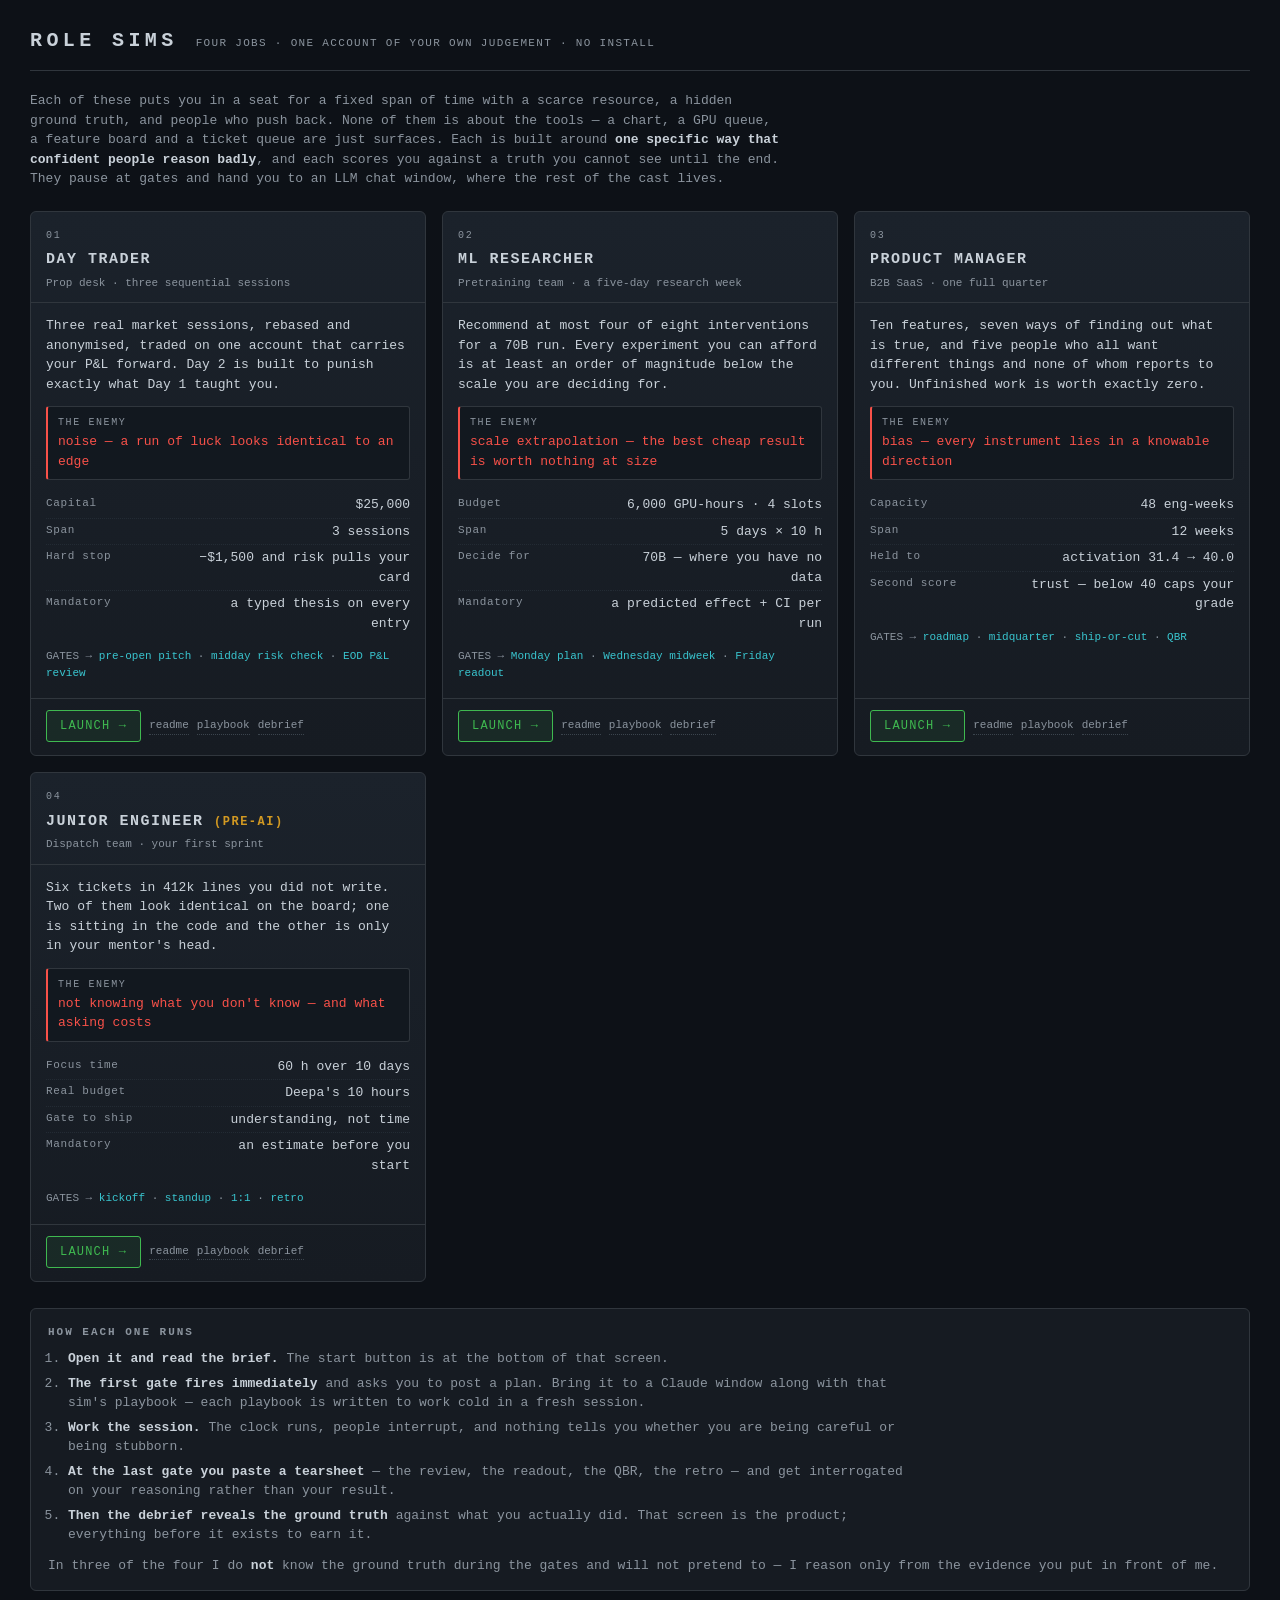
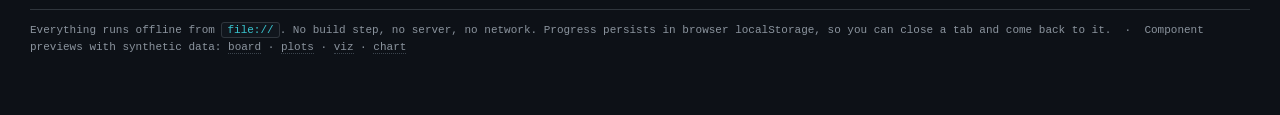
<file: index.html>
<!doctype html>
<html lang="en">
<head>
<meta charset="utf-8">
<meta name="viewport" content="width=device-width,initial-scale=1">
<title>Role Sims</title>
<link rel="icon" href="data:image/svg+xml,<svg xmlns='http://www.w3.org/2000/svg' viewBox='0 0 16 16'><text y='13' font-size='13'>%F0%9F%8E%9B</text></svg>">
<style>
  :root{
    --bg:#0d1117; --panel:#161b22; --panel2:#1b222b; --bd:#30363d;
    --tx:#c9d1d9; --dim:#8b949e; --good:#3fb950; --bad:#f85149;
    --warn:#d29922; --acc:#39c5cf;
    --mono:ui-monospace,SFMono-Regular,"SF Mono",Menlo,Consolas,"Liberation Mono",monospace;
  }
  *{box-sizing:border-box}
  html,body{margin:0;padding:0;background:var(--bg);color:var(--tx)}
  body{font-family:var(--mono);font-variant-numeric:tabular-nums;font-size:13px;line-height:1.5;
       padding:26px 30px 60px;max-width:1500px;margin:0 auto}
  h1{font-size:20px;letter-spacing:.22em;margin:0;font-weight:600}
  .sub{color:var(--dim);letter-spacing:.12em;font-size:11px;margin-left:14px}
  .hdr{display:flex;align-items:baseline;flex-wrap:wrap;gap:4px;
       border-bottom:1px solid var(--bd);padding-bottom:14px;margin-bottom:20px}
  .lede{color:var(--dim);max-width:96ch;margin:0 0 22px}
  .lede b{color:var(--tx);font-weight:600}
  .grid{display:grid;grid-template-columns:repeat(auto-fit,minmax(330px,1fr));gap:16px}
  .card{background:linear-gradient(180deg,var(--panel2),var(--panel));border:1px solid var(--bd);
        border-radius:6px;padding:0;display:flex;flex-direction:column;overflow:hidden}
  .card-hd{padding:13px 15px 11px;border-bottom:1px solid var(--bd)}
  .card-hd .n{color:var(--dim);font-size:10px;letter-spacing:.18em}
  .card-hd h2{margin:5px 0 0;font-size:15px;letter-spacing:.1em;font-weight:600}
  .card-hd .role{color:var(--dim);font-size:11px;margin-top:3px}
  .card-bd{padding:13px 15px;flex:1}
  .premise{margin:0 0 12px;color:var(--tx)}
  .enemy{background:#12181f;border:1px solid var(--bd);border-left:2px solid var(--bad);
         border-radius:3px;padding:8px 10px;margin:0 0 12px}
  .enemy .k{color:var(--dim);font-size:10px;letter-spacing:.16em;display:block;margin-bottom:2px}
  .enemy .v{color:var(--bad)}
  .facts{width:100%;border-collapse:collapse;margin:0 0 12px}
  .facts td{padding:3px 0;vertical-align:top;border-bottom:1px dotted #232b34}
  .facts tr:last-child td{border-bottom:0}
  .facts .k{color:var(--dim);width:42%;font-size:11px;letter-spacing:.06em}
  .facts .v{text-align:right;color:var(--tx)}
  .gates{color:var(--dim);font-size:11px;margin:0 0 4px}
  .gates b{color:var(--acc);font-weight:400}
  .card-ft{padding:11px 15px 13px;border-top:1px solid var(--bd);display:flex;
           gap:8px;align-items:center;flex-wrap:wrap}
  a.btn{display:inline-block;text-decoration:none;border:1px solid var(--good);color:var(--good);
        background:rgba(63,185,80,.09);padding:6px 13px;border-radius:3px;letter-spacing:.1em;
        font-size:12px;transition:background .12s}
  a.btn:hover{background:rgba(63,185,80,.2)}
  a.lnk{color:var(--dim);text-decoration:none;font-size:11px;border-bottom:1px dotted #3b444d}
  a.lnk:hover{color:var(--acc);border-bottom-color:var(--acc)}
  .how{margin-top:26px;background:var(--panel);border:1px solid var(--bd);border-radius:6px;padding:15px 17px}
  .how h3{margin:0 0 9px;font-size:11px;letter-spacing:.18em;color:var(--dim);font-weight:600}
  .how ol{margin:0;padding-left:20px;color:var(--dim);max-width:110ch}
  .how li{margin-bottom:5px}
  .how b{color:var(--tx);font-weight:600}
  .note{color:var(--dim);font-size:11px;margin-top:18px;border-top:1px solid var(--bd);padding-top:12px}
  code{background:#11161d;border:1px solid var(--bd);border-radius:3px;padding:1px 5px;color:var(--acc)}
  @media (max-width:700px){body{padding:18px 14px 40px}}
</style>
</head>
<body>

<div class="hdr">
  <h1>ROLE SIMS</h1>
  <span class="sub">FOUR JOBS &middot; ONE ACCOUNT OF YOUR OWN JUDGEMENT &middot; NO INSTALL</span>
</div>

<p class="lede">
  Each of these puts you in a seat for a fixed span of time with a scarce resource, a hidden ground
  truth, and people who push back. None of them is about the tools — a chart, a GPU queue, a feature
  board and a ticket queue are just surfaces. Each is built around <b>one specific way that
  confident people reason badly</b>, and each scores you against a truth you cannot see until the end.
  They pause at gates and hand you to an LLM chat window, where the rest of the cast lives.
</p>

<div class="grid">

  <div class="card">
    <div class="card-hd">
      <span class="n">01</span>
      <h2>DAY TRADER</h2>
      <div class="role">Prop desk &middot; three sequential sessions</div>
    </div>
    <div class="card-bd">
      <p class="premise">Three real market sessions, rebased and anonymised, traded on one account that
        carries your P&amp;L forward. Day 2 is built to punish exactly what Day 1 taught you.</p>
      <div class="enemy"><span class="k">THE ENEMY</span><span class="v">noise — a run of luck looks
        identical to an edge</span></div>
      <table class="facts">
        <tr><td class="k">Capital</td><td class="v">$25,000</td></tr>
        <tr><td class="k">Span</td><td class="v">3 sessions</td></tr>
        <tr><td class="k">Hard stop</td><td class="v">&minus;$1,500 and risk pulls your card</td></tr>
        <tr><td class="k">Mandatory</td><td class="v">a typed thesis on every entry</td></tr>
      </table>
      <p class="gates">GATES &rarr; <b>pre-open pitch</b> &middot; <b>midday risk check</b> &middot; <b>EOD P&amp;L review</b></p>
    </div>
    <div class="card-ft">
      <a class="btn" href="DayTrader/index.html">LAUNCH &rarr;</a>
      <a class="lnk" href="DayTrader/README.md">readme</a>
      <a class="lnk" href="DayTrader/desk/PM_PLAYBOOK.md">playbook</a>
      <a class="lnk" href="DayTrader/desk/DEBRIEF.md">debrief</a>
    </div>
  </div>

  <div class="card">
    <div class="card-hd">
      <span class="n">02</span>
      <h2>ML RESEARCHER</h2>
      <div class="role">Pretraining team &middot; a five-day research week</div>
    </div>
    <div class="card-bd">
      <p class="premise">Recommend at most four of eight interventions for a 70B run. Every experiment
        you can afford is at least an order of magnitude below the scale you are deciding for.</p>
      <div class="enemy"><span class="k">THE ENEMY</span><span class="v">scale extrapolation — the best
        cheap result is worth nothing at size</span></div>
      <table class="facts">
        <tr><td class="k">Budget</td><td class="v">6,000 GPU-hours &middot; 4 slots</td></tr>
        <tr><td class="k">Span</td><td class="v">5 days &times; 10 h</td></tr>
        <tr><td class="k">Decide for</td><td class="v">70B &mdash; where you have no data</td></tr>
        <tr><td class="k">Mandatory</td><td class="v">a predicted effect + CI per run</td></tr>
      </table>
      <p class="gates">GATES &rarr; <b>Monday plan</b> &middot; <b>Wednesday midweek</b> &middot; <b>Friday readout</b></p>
    </div>
    <div class="card-ft">
      <a class="btn" href="MLResearcher/index.html">LAUNCH &rarr;</a>
      <a class="lnk" href="MLResearcher/README.md">readme</a>
      <a class="lnk" href="MLResearcher/lead/RESEARCH_LEAD_PLAYBOOK.md">playbook</a>
      <a class="lnk" href="MLResearcher/lead/DEBRIEF.md">debrief</a>
    </div>
  </div>

  <div class="card">
    <div class="card-hd">
      <span class="n">03</span>
      <h2>PRODUCT MANAGER</h2>
      <div class="role">B2B SaaS &middot; one full quarter</div>
    </div>
    <div class="card-bd">
      <p class="premise">Ten features, seven ways of finding out what is true, and five people who all
        want different things and none of whom reports to you. Unfinished work is worth exactly zero.</p>
      <div class="enemy"><span class="k">THE ENEMY</span><span class="v">bias — every instrument lies
        in a knowable direction</span></div>
      <table class="facts">
        <tr><td class="k">Capacity</td><td class="v">48 eng-weeks</td></tr>
        <tr><td class="k">Span</td><td class="v">12 weeks</td></tr>
        <tr><td class="k">Held to</td><td class="v">activation 31.4 &rarr; 40.0</td></tr>
        <tr><td class="k">Second score</td><td class="v">trust &mdash; below 40 caps your grade</td></tr>
      </table>
      <p class="gates">GATES &rarr; <b>roadmap</b> &middot; <b>midquarter</b> &middot; <b>ship-or-cut</b> &middot; <b>QBR</b></p>
    </div>
    <div class="card-ft">
      <a class="btn" href="ProductManager/index.html">LAUNCH &rarr;</a>
      <a class="lnk" href="ProductManager/README.md">readme</a>
      <a class="lnk" href="ProductManager/org/STAKEHOLDER_PLAYBOOK.md">playbook</a>
      <a class="lnk" href="ProductManager/org/DEBRIEF.md">debrief</a>
    </div>
  </div>

  <div class="card">
    <div class="card-hd">
      <span class="n">04</span>
      <h2>JUNIOR ENGINEER <span style="color:var(--warn);font-size:12px">(PRE-AI)</span></h2>
      <div class="role">Dispatch team &middot; your first sprint</div>
    </div>
    <div class="card-bd">
      <p class="premise">Six tickets in 412k lines you did not write. Two of them look identical on the
        board; one is sitting in the code and the other is only in your mentor's head.</p>
      <div class="enemy"><span class="k">THE ENEMY</span><span class="v">not knowing what you don't
        know &mdash; and what asking costs</span></div>
      <table class="facts">
        <tr><td class="k">Focus time</td><td class="v">60 h over 10 days</td></tr>
        <tr><td class="k">Real budget</td><td class="v">Deepa's 10 hours</td></tr>
        <tr><td class="k">Gate to ship</td><td class="v">understanding, not time</td></tr>
        <tr><td class="k">Mandatory</td><td class="v">an estimate before you start</td></tr>
      </table>
      <p class="gates">GATES &rarr; <b>kickoff</b> &middot; <b>standup</b> &middot; <b>1:1</b> &middot; <b>retro</b></p>
    </div>
    <div class="card-ft">
      <a class="btn" href="JuniorEngineer/index.html">LAUNCH &rarr;</a>
      <a class="lnk" href="JuniorEngineer/README.md">readme</a>
      <a class="lnk" href="JuniorEngineer/squad/MENTOR_PLAYBOOK.md">playbook</a>
      <a class="lnk" href="JuniorEngineer/squad/DEBRIEF.md">debrief</a>
    </div>
  </div>

</div>

<div class="how">
  <h3>HOW EACH ONE RUNS</h3>
  <ol>
    <li><b>Open it and read the brief.</b> The start button is at the bottom of that screen.</li>
    <li><b>The first gate fires immediately</b> and asks you to post a plan. Bring it to a Claude window
        along with that sim's playbook &mdash; each playbook is written to work cold in a fresh session.</li>
    <li><b>Work the session.</b> The clock runs, people interrupt, and nothing tells you whether you are
        being careful or being stubborn.</li>
    <li><b>At the last gate you paste a tearsheet</b> &mdash; the review, the readout, the QBR, the retro
        &mdash; and get interrogated on your reasoning rather than your result.</li>
    <li><b>Then the debrief reveals the ground truth</b> against what you actually did. That screen is the
        product; everything before it exists to earn it.</li>
  </ol>
  <p style="color:var(--dim);margin:11px 0 0">
    In three of the four I do <b style="color:var(--tx)">not</b> know the ground truth during the gates and
    will not pretend to &mdash; I reason only from the evidence you put in front of me.
  </p>
</div>

<div class="note">
  Everything runs offline from <code>file://</code>. No build step, no server, no network. Progress persists
  in browser localStorage, so you can close a tab and come back to it.
  &nbsp;&middot;&nbsp; Component previews with synthetic data:
  <a class="lnk" href="JuniorEngineer/tools/board_preview.html?case=plateau">board</a> &middot;
  <a class="lnk" href="MLResearcher/tools/plots_preview.html">plots</a> &middot;
  <a class="lnk" href="ProductManager/tools/viz_preview.html">viz</a> &middot;
  <a class="lnk" href="DayTrader/tools/chart_preview.html">chart</a>
</div>

</body>
</html>
</file>
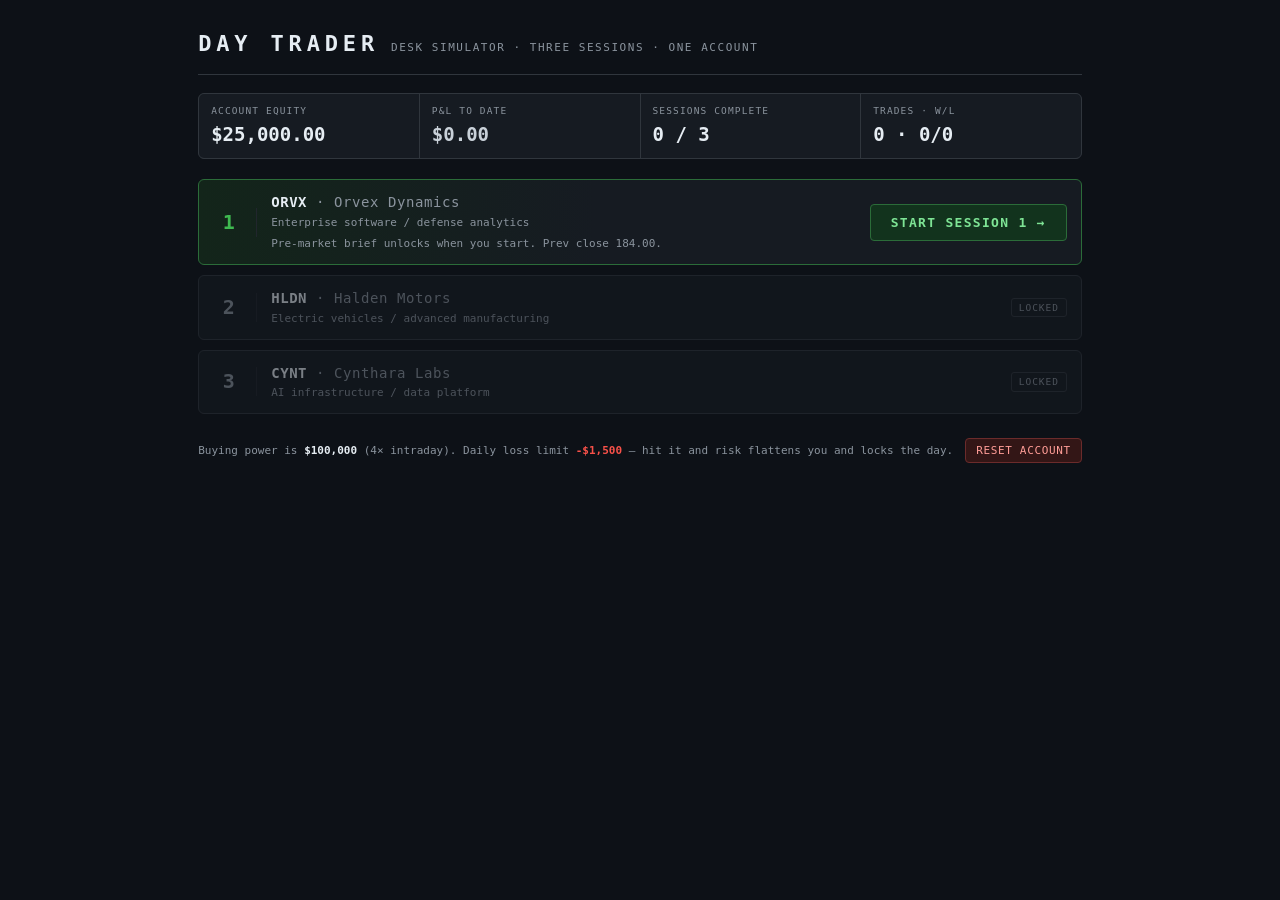
<file: DayTrader/index.html>
<!DOCTYPE html>
<html lang="en">
<head>
<meta charset="utf-8">
<meta name="viewport" content="width=device-width, initial-scale=1">
<title>Day Trader — desk simulator</title>
<link rel="stylesheet" href="sim/ui.css">
<link rel="icon" href="data:image/svg+xml,%3Csvg xmlns='http://www.w3.org/2000/svg' viewBox='0 0 32 32'%3E%3Crect width='32' height='32' fill='%230d1117'/%3E%3Cpath d='M4 24 L11 14 L17 19 L28 6' stroke='%233fb950' stroke-width='3' fill='none'/%3E%3C/svg%3E">
</head>
<body>

<!-- ui.js replaces this with the real screens once every module has loaded.
     If you are staring at this message, a script below failed to parse and
     ui.js never ran — open the console (Cmd-Opt-J). -->
<div id="dts-boot" style="padding:40px 32px;font:13px ui-monospace,Menlo,monospace;color:#8b949e">
  <div style="letter-spacing:.2em;color:#c9d1d9;font-size:18px">DAY TRADER</div>
  <div style="margin-top:8px">booting…</div>
</div>

<!-- Load order is fixed by SPEC.md. Plain script tags only:
     no ES modules, no bundler, no CDN, no fetch(). Runs from file://. -->
<script src="data/days.js"></script>     <!-- window.SIM_DAYS -->
<script src="sim/engine.js"></script>    <!-- window.Engine   -->
<script src="sim/chart.js"></script>     <!-- window.Chart    -->
<script src="sim/desk.js"></script>      <!-- window.Desk     -->
<script src="sim/ui.js"></script>        <!-- boots everything -->

</body>
</html>
</file>
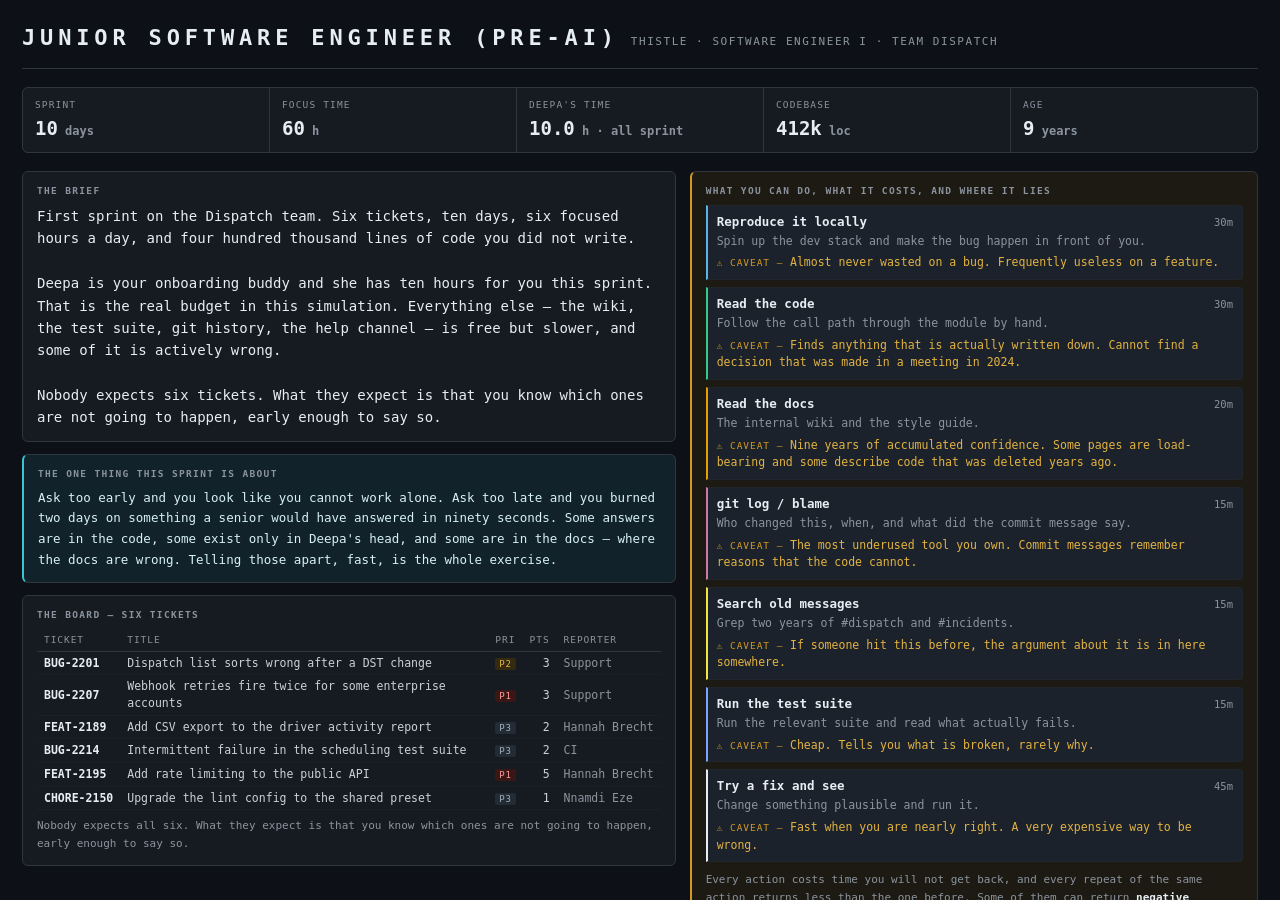
<file: JuniorEngineer/index.html>
<!DOCTYPE html>
<html lang="en">
<head>
<meta charset="utf-8">
<meta name="viewport" content="width=device-width, initial-scale=1">
<title>Junior Software Engineer (pre-AI) — Thistle sprint simulator</title>
<link rel="stylesheet" href="sim/ui.css">
<link rel="icon" href="data:image/svg+xml,%3Csvg xmlns='http://www.w3.org/2000/svg' viewBox='0 0 32 32'%3E%3Crect width='32' height='32' fill='%230d1117'/%3E%3Cpath d='M11 10 L5 16 L11 22' fill='none' stroke='%2339c5cf' stroke-width='2.4' stroke-linecap='round' stroke-linejoin='round'/%3E%3Cpath d='M21 10 L27 16 L21 22' fill='none' stroke='%23d29922' stroke-width='2.4' stroke-linecap='round' stroke-linejoin='round'/%3E%3Cpath d='M18 8 L14 24' fill='none' stroke='%233fb950' stroke-width='2.4' stroke-linecap='round'/%3E%3C/svg%3E">
</head>
<body>

<!-- sim/ui.js replaces this with the real screens once every module has loaded.
     If you are staring at this message, a script below failed to parse and
     ui.js never ran — open the console (Cmd-Opt-J). -->
<div id="jes-boot" style="padding:40px 32px;font:13px ui-monospace,Menlo,monospace;color:#8b949e">
  <div style="letter-spacing:.2em;color:#c9d1d9;font-size:18px">JUNIOR SOFTWARE ENGINEER (PRE-AI)</div>
  <div style="margin-top:8px">booting…</div>
</div>

<!-- Load order is fixed by SPEC.md §0. Plain script tags only:
     no ES modules, no bundler, no CDN, no fetch(). Runs from file://. -->
<script src="data/repo.js"></script>    <!-- window.SIM_REPO -->
<script src="sim/dev.js"></script>      <!-- window.Dev     -->
<script src="sim/board.js"></script>    <!-- window.Board   -->
<script src="sim/squad.js"></script>    <!-- window.Squad   -->
<script src="sim/ui.js"></script>       <!-- boots everything -->

</body>
</html>
</file>
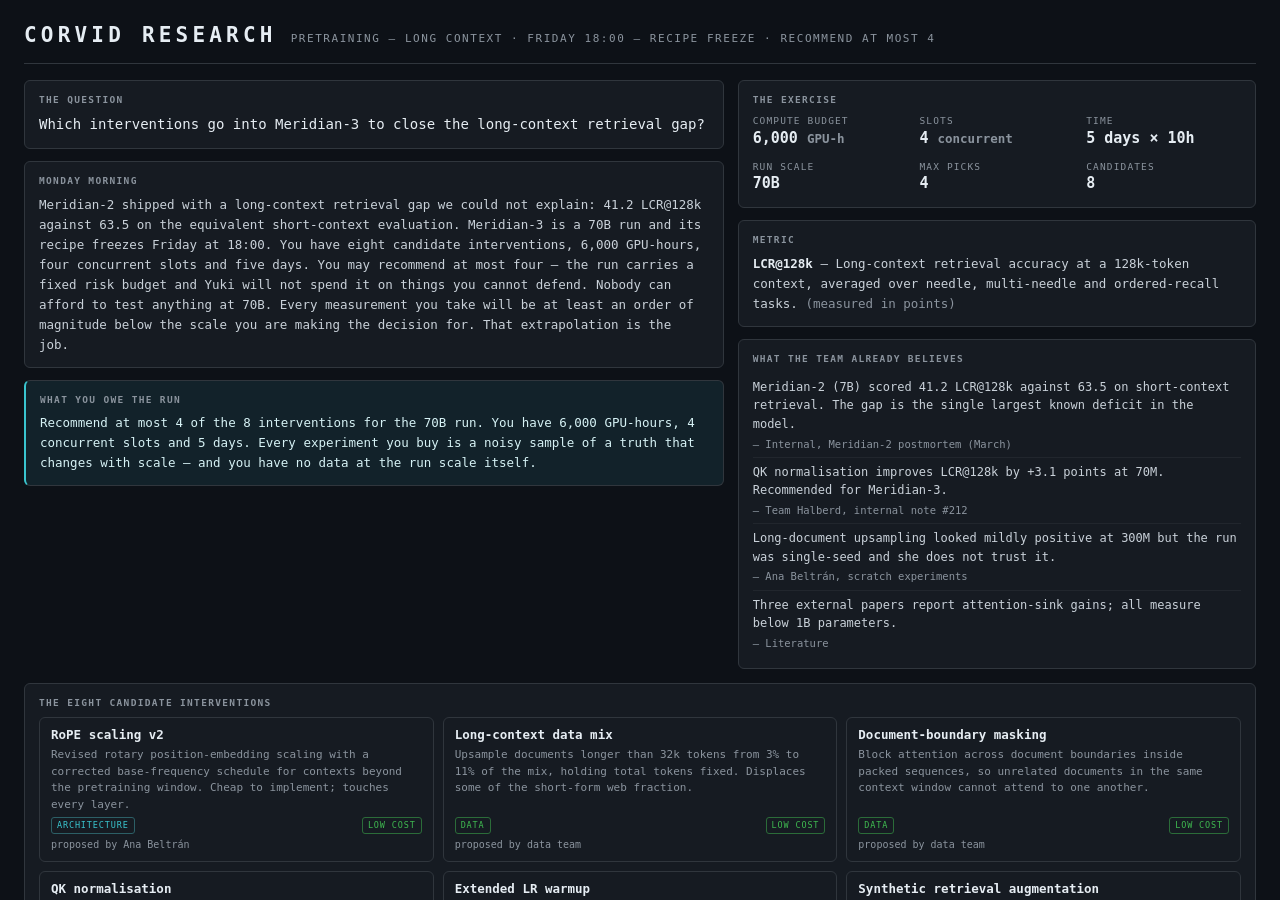
<file: MLResearcher/index.html>
<!DOCTYPE html>
<html lang="en">
<head>
<meta charset="utf-8">
<meta name="viewport" content="width=device-width, initial-scale=1">
<title>Foundational ML Researcher — pretraining sim</title>
<link rel="stylesheet" href="sim/ui.css">
<link rel="icon" href="data:image/svg+xml,%3Csvg xmlns='http://www.w3.org/2000/svg' viewBox='0 0 32 32'%3E%3Crect width='32' height='32' fill='%230d1117'/%3E%3Cpath d='M4 25 C12 25 14 8 28 7' stroke='%2339c5cf' stroke-width='3' fill='none'/%3E%3Cline x1='10' y1='25' x2='10' y2='14' stroke='%238b949e' stroke-width='2'/%3E%3Cline x1='19' y1='19' x2='19' y2='7' stroke='%238b949e' stroke-width='2'/%3E%3C/svg%3E">
</head>
<body>

<!-- ui.js replaces this with the real screens once every module has loaded.
     If you are staring at this message, a script below failed to parse and
     ui.js never ran — open the console (Cmd-Opt-J). -->
<div id="mls-boot" style="padding:40px 32px;font:13px ui-monospace,Menlo,monospace;color:#8b949e">
  <div style="letter-spacing:.2em;color:#c9d1d9;font-size:18px">FOUNDATIONAL ML RESEARCHER</div>
  <div style="margin-top:8px">booting…</div>
</div>

<!-- Load order is fixed by SPEC.md §0. Plain script tags only:
     no ES modules, no bundler, no CDN, no fetch(). Runs from file://. -->
<script src="data/world.js"></script>    <!-- window.SIM_WORLD -->
<script src="sim/lab.js"></script>       <!-- window.Lab       -->
<script src="sim/plots.js"></script>     <!-- window.Plots     -->
<script src="sim/team.js"></script>      <!-- window.Team      -->
<script src="sim/ui.js"></script>        <!-- boots everything -->

</body>
</html>
</file>
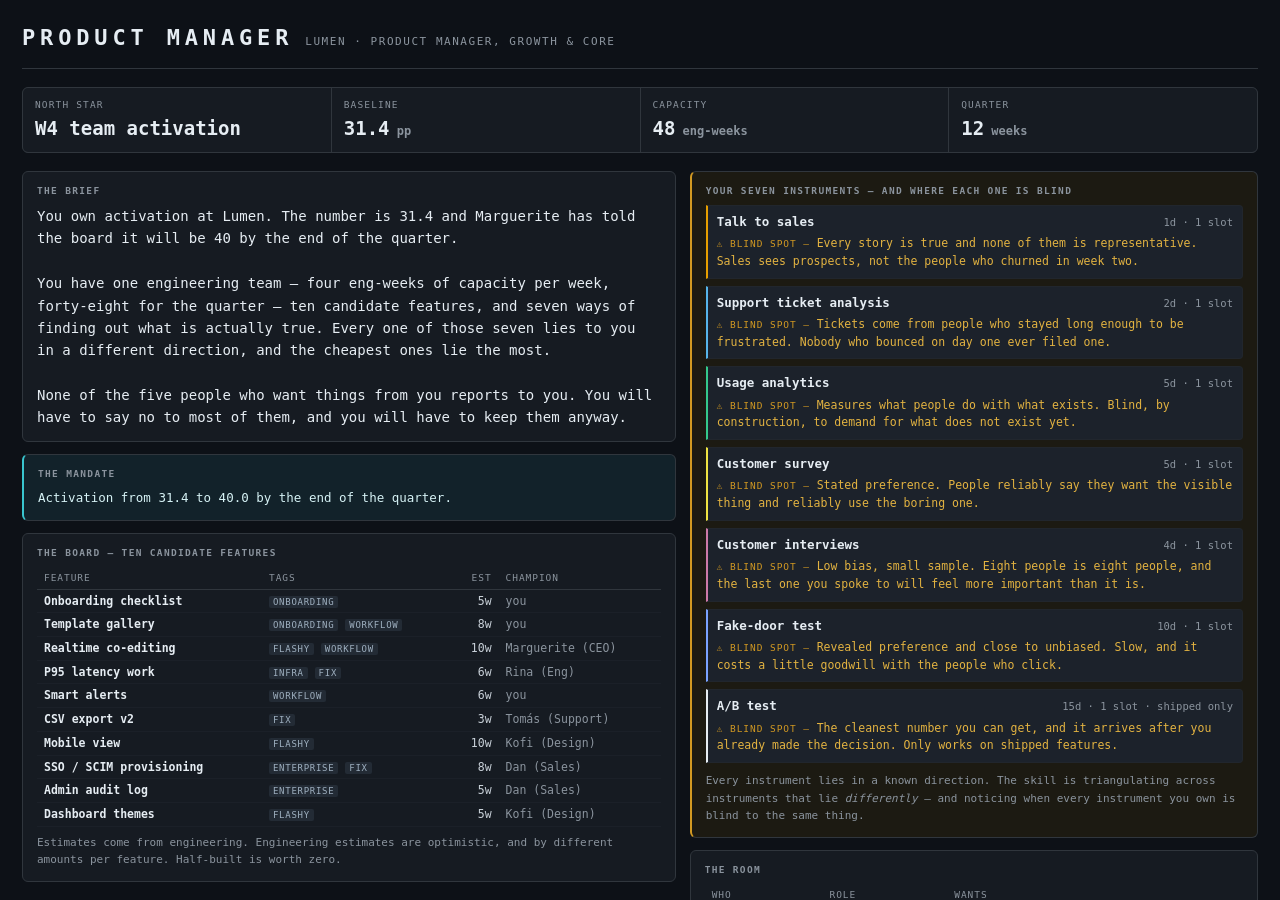
<file: ProductManager/index.html>
<!DOCTYPE html>
<html lang="en">
<head>
<meta charset="utf-8">
<meta name="viewport" content="width=device-width, initial-scale=1">
<title>Product Manager — Lumen quarter simulator</title>
<link rel="stylesheet" href="sim/ui.css">
<link rel="icon" href="data:image/svg+xml,%3Csvg xmlns='http://www.w3.org/2000/svg' viewBox='0 0 32 32'%3E%3Crect width='32' height='32' fill='%230d1117'/%3E%3Ccircle cx='9' cy='11' r='3.2' fill='%23e69f00'/%3E%3Ccircle cx='17' cy='20' r='3.2' fill='%2356b4e9'/%3E%3Ccircle cx='24' cy='9' r='3.2' fill='%2334c98b'/%3E%3C/svg%3E">
</head>
<body>

<!-- sim/ui.js replaces this with the real screens once every module has loaded.
     If you are staring at this message, a script below failed to parse and
     ui.js never ran — open the console (Cmd-Opt-J). -->
<div id="pms-boot" style="padding:40px 32px;font:13px ui-monospace,Menlo,monospace;color:#8b949e">
  <div style="letter-spacing:.2em;color:#c9d1d9;font-size:18px">PRODUCT MANAGER</div>
  <div style="margin-top:8px">booting…</div>
</div>

<!-- Load order is fixed by SPEC.md §0. Plain script tags only:
     no ES modules, no bundler, no CDN, no fetch(). Runs from file://. -->
<script src="data/company.js"></script>   <!-- window.SIM_CO  -->
<script src="sim/product.js"></script>    <!-- window.Product -->
<script src="sim/viz.js"></script>        <!-- window.Viz     -->
<script src="sim/org.js"></script>        <!-- window.Org     -->
<script src="sim/ui.js"></script>         <!-- boots everything -->

</body>
</html>
</file>
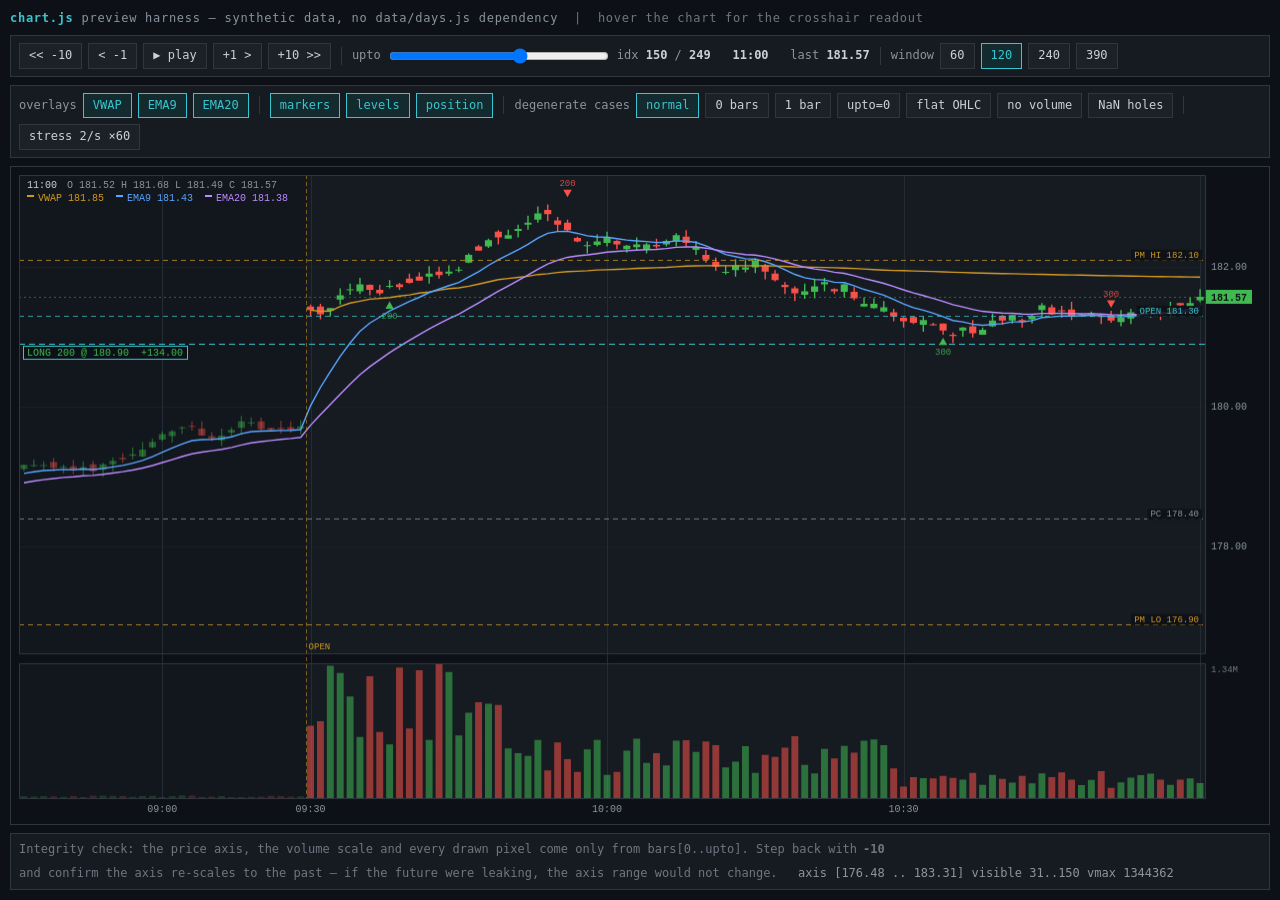
<file: DayTrader/tools/chart_preview.html>
<!DOCTYPE html>
<html lang="en">
<head>
<meta charset="utf-8">
<title>chart.js preview harness — Day Trader Sim</title>
<style>
  :root{
    --bg:#0d1117; --panel:#161b22; --border:#30363d; --text:#c9d1d9;
    --dim:#8b949e; --green:#3fb950; --red:#f85149; --amber:#d29922; --cyan:#39c5cf;
  }
  *{box-sizing:border-box}
  html,body{margin:0;height:100%}
  body{
    background:var(--bg); color:var(--text);
    font:12px/1.45 ui-monospace,SFMono-Regular,"SF Mono",Menlo,Consolas,monospace;
    font-variant-numeric:tabular-nums;
    display:flex; flex-direction:column; gap:8px; padding:10px;
  }
  h1{font-size:12px;margin:0;color:var(--dim);font-weight:400;letter-spacing:.06em}
  h1 b{color:var(--cyan);font-weight:600}
  .bar{display:flex;flex-wrap:wrap;gap:6px;align-items:center;
       background:var(--panel);border:1px solid var(--border);padding:7px 8px}
  button{
    background:#1c2128;color:var(--text);border:1px solid var(--border);
    font:inherit;padding:3px 9px;cursor:pointer
  }
  button:hover{border-color:var(--cyan);color:var(--cyan)}
  button.on{border-color:var(--cyan);color:var(--cyan);background:#132b2e}
  .sep{width:1px;height:18px;background:var(--border);margin:0 4px}
  label{color:var(--dim)}
  input[type=range]{width:220px;vertical-align:middle}
  .stat{color:var(--dim)}
  .stat b{color:var(--text);font-weight:600}
  #wrap{flex:1;min-height:320px;border:1px solid var(--border);background:var(--panel);position:relative}
  canvas{display:block;width:100%;height:100%}
  .note{color:#6e7681}
  .g{color:var(--green)} .r{color:var(--red)} .a{color:var(--amber)}
</style>
</head>
<body>

<h1><b>chart.js</b> preview harness &mdash; synthetic data, no data/days.js dependency
  <span class="note">&nbsp;|&nbsp; hover the chart for the crosshair readout</span></h1>

<div class="bar">
  <button id="b-100">&lt;&lt; -10</button>
  <button id="b-1">&lt; -1</button>
  <button id="play">&#9654; play</button>
  <button id="f1">+1 &gt;</button>
  <button id="f10">+10 &gt;&gt;</button>
  <div class="sep"></div>
  <label>upto</label>
  <input type="range" id="slider" min="-1" max="1" value="0">
  <span class="stat">idx <b id="idx">0</b> / <b id="max">0</b> &nbsp; <b id="clock">--:--</b>
    &nbsp; last <b id="last">--</b></span>
  <div class="sep"></div>
  <label>window</label>
  <button class="win" data-w="60">60</button>
  <button class="win" data-w="120">120</button>
  <button class="win" data-w="240">240</button>
  <button class="win" data-w="390">390</button>
</div>

<div class="bar">
  <label>overlays</label>
  <button class="ov" data-o="vwap">VWAP</button>
  <button class="ov" data-o="ema9">EMA9</button>
  <button class="ov" data-o="ema20">EMA20</button>
  <div class="sep"></div>
  <button id="t-mark">markers</button>
  <button id="t-lev">levels</button>
  <button id="t-pos">position</button>
  <div class="sep"></div>
  <label>degenerate cases</label>
  <button class="deg" data-d="normal">normal</button>
  <button class="deg" data-d="empty">0 bars</button>
  <button class="deg" data-d="one">1 bar</button>
  <button class="deg" data-d="zero">upto=0</button>
  <button class="deg" data-d="flat">flat OHLC</button>
  <button class="deg" data-d="novol">no volume</button>
  <button class="deg" data-d="holes">NaN holes</button>
  <div class="sep"></div>
  <button id="stress">stress 2/s &times;60</button>
  <span class="stat" id="perf"></span>
</div>

<div id="wrap"><canvas id="cv"></canvas></div>

<div class="bar note">
  Integrity check: the price axis, the volume scale and every drawn pixel come only from
  bars[0..upto]. Step back with <b>-10</b> and confirm the axis re-scales to the past
  &mdash; if the future were leaking, the axis range would not change.
  &nbsp;<span id="range" class="stat"></span>
</div>

<script src="../sim/chart.js"></script>
<script>
/* ------------------------------------------------------------------ *
 * Deterministic synthetic intraday tape: ~60 pre-market + 190 RTH bars
 * ------------------------------------------------------------------ */
function mulberry32(a){return function(){a|=0;a=a+0x6D2B79F5|0;var t=Math.imul(a^a>>>15,1|a);
  t=t+Math.imul(t^t>>>7,61|t)^t;return((t^t>>>14)>>>0)/4294967296;};}
function clock(m){var h=Math.floor(m/60),r=m%60;return (h<10?'0':'')+h+':'+(r<10?'0':'')+r;}

function makeDay(){
  var rnd=mulberry32(20260816), bars=[], px=178.40, i;

  /* pre-market: sparse (every 2 min), thin volume, drifting up = gap */
  for(i=0;i<60;i++){
    var m=450+i*2;
    px += (rnd()-0.44)*0.09;
    bars.push(mkBar(m,px,rnd,18000,false));
    px = bars[bars.length-1].c;
  }
  /* RTH: opening drive, midday chop, afternoon trend */
  px = 181.30;
  for(i=0;i<190;i++){
    var mm=570+i, drift;
    if(i<25)      drift = 0.055;                       /* opening drive up  */
    else if(i<60) drift = -0.045;                      /* fade              */
    else if(i<120)drift = 0.004*Math.sin(i/9);         /* chop              */
    else          drift = 0.032;                       /* afternoon trend   */
    px += drift + (rnd()-0.5)*0.16;
    var vbase = i<20 ? 900000 : (i<60 ? 420000 : (i<130 ? 180000 : 300000));
    bars.push(mkBar(mm,px,rnd,vbase,true));
    px = bars[bars.length-1].c;
  }
  return bars;
}
function mkBar(m,open,rnd,vbase,rth){
  var body=(rnd()-0.5)*0.22, c=open+body;
  var hi=Math.max(open,c)+rnd()*0.11, lo=Math.min(open,c)-rnd()*0.11;
  return { m:m, t:clock(m),
           o:+open.toFixed(2), h:+hi.toFixed(2), l:+lo.toFixed(2), c:+c.toFixed(2),
           v:Math.round(vbase*(0.55+rnd()*0.95)), rth:rth };
}

var FULL = makeDay();

/* ------------------------------------------------------------------ */
var cv    = document.getElementById('cv');
var chart = Chart.create(cv, { theme:'dark' });

var S = {
  bars: FULL, upto: 150, win: 120,
  ov: { vwap:true, ema9:true, ema20:true },
  markers:true, levels:true, position:true, mode:'normal'
};

var MARKERS = [
  { m:578, px:181.55, side:'BUY',  qty:200 },
  { m:596, px:182.95, side:'SELL', qty:200 },
  { m:634, px:181.10, side:'BUY',  qty:300 },
  { m:651, px:180.42, side:'SELL', qty:300 },
  { m:700, px:180.90, side:'BUY',  qty:400 },
  { m:742, px:182.30, side:'SELL', qty:200 }
];
var LEVELS = [
  { px:178.40, label:'PC',      color:'#8b949e' },
  { px:182.10, label:'PM HI',   color:'#d29922' },
  { px:176.90, label:'PM LO',   color:'#d29922' },
  { px:181.30, label:'OPEN',    color:'#39c5cf' },
  { px:999.00, label:'ABSURD',  color:'#f85149' }   /* must not crush the scale */
];
var POSITION = { shares:200, avgPx:180.90 };

function barsFor(mode){
  if(mode==='empty') return [];
  if(mode==='one')   return [FULL[100]];
  if(mode==='flat'){
    return FULL.slice(0,80).map(function(b){
      return { m:b.m, t:b.t, o:180, h:180, l:180, c:180, v:b.v, rth:b.rth };
    });
  }
  if(mode==='novol'){
    return FULL.map(function(b){
      var n={}; for(var k in b) n[k]=b[k]; delete n.v; return n;
    });
  }
  if(mode==='holes'){
    return FULL.map(function(b,i){
      if(i%37===11) return { m:b.m, t:b.t, o:NaN, h:NaN, l:NaN, c:NaN, v:NaN, rth:b.rth };
      if(i%53===7)  return { m:b.m, t:b.t, c:b.c, rth:b.rth };      /* c only */
      return b;
    });
  }
  return FULL;
}

function cfg(){
  var bars = barsFor(S.mode);
  var upto = S.mode==='zero' ? 0 : Math.min(S.upto, bars.length-1);
  var ov=[]; if(S.ov.vwap)ov.push('vwap'); if(S.ov.ema9)ov.push('ema9'); if(S.ov.ema20)ov.push('ema20');
  return {
    bars: bars, upto: upto, window: S.win, openM: 570, overlays: ov,
    levels:   S.levels   ? LEVELS   : [],
    markers:  S.markers  ? MARKERS  : [],
    position: S.position ? POSITION : null
  };
}

function paint(){
  var c = cfg();
  chart.render(c);
  var b = c.bars[c.upto];
  document.getElementById('idx').textContent   = c.upto;
  document.getElementById('max').textContent   = c.bars.length-1;
  document.getElementById('clock').textContent = b ? b.t : '--:--';
  var lastEl = document.getElementById('last');
  lastEl.textContent = b && isFinite(b.c) ? b.c.toFixed(2) : '--';
  lastEl.className = b && isFinite(b.c) && isFinite(b.o) ? (b.c>=b.o?'g':'r') : '';
  var sl = document.getElementById('slider');
  sl.min=-1; sl.max=Math.max(0,c.bars.length-1); sl.value=c.upto;
  var g = chart.getGeom();
  document.getElementById('range').textContent = g
    ? 'axis ['+g.lo.toFixed(2)+' .. '+g.hi.toFixed(2)+']  visible '+g.start+'..'+g.upto+
      '  vmax '+Math.round(g.vmax)
    : '';
  syncButtons();
}

function syncButtons(){
  [].forEach.call(document.querySelectorAll('.win'), function(b){
    b.classList.toggle('on', +b.dataset.w===S.win); });
  [].forEach.call(document.querySelectorAll('.ov'), function(b){
    b.classList.toggle('on', !!S.ov[b.dataset.o]); });
  [].forEach.call(document.querySelectorAll('.deg'), function(b){
    b.classList.toggle('on', b.dataset.d===S.mode); });
  document.getElementById('t-mark').classList.toggle('on', S.markers);
  document.getElementById('t-lev').classList.toggle('on', S.levels);
  document.getElementById('t-pos').classList.toggle('on', S.position);
}

function step(d){
  var n = barsFor(S.mode).length;
  S.upto = Math.max(-1, Math.min(S.upto+d, n-1));
  paint();
}

document.getElementById('b-100').onclick=function(){step(-10);};
document.getElementById('b-1').onclick  =function(){step(-1);};
document.getElementById('f1').onclick   =function(){step(1);};
document.getElementById('f10').onclick  =function(){step(10);};
document.getElementById('slider').oninput=function(){S.upto=+this.value;paint();};
[].forEach.call(document.querySelectorAll('.win'),function(b){
  b.onclick=function(){S.win=+b.dataset.w;paint();};});
[].forEach.call(document.querySelectorAll('.ov'),function(b){
  b.onclick=function(){S.ov[b.dataset.o]=!S.ov[b.dataset.o];paint();};});
[].forEach.call(document.querySelectorAll('.deg'),function(b){
  b.onclick=function(){S.mode=b.dataset.d;
    if(S.mode==='one')S.upto=0; if(S.mode==='zero')S.upto=0;
    if(S.mode==='normal'||S.mode==='novol'||S.mode==='holes')S.upto=Math.min(150,barsFor(S.mode).length-1);
    paint();};});
document.getElementById('t-mark').onclick=function(){S.markers=!S.markers;paint();};
document.getElementById('t-lev').onclick =function(){S.levels=!S.levels;paint();};
document.getElementById('t-pos').onclick =function(){S.position=!S.position;paint();};

/* play: 1 bar every 500ms, i.e. the real ~2 renders/second the spec calls for */
var timer=null;
document.getElementById('play').onclick=function(){
  if(timer){clearInterval(timer);timer=null;this.textContent='▶ play';this.classList.remove('on');return;}
  this.textContent='■ stop'; this.classList.add('on');
  timer=setInterval(function(){
    var n=barsFor(S.mode).length;
    if(S.upto>=n-1){S.upto=Math.max(-1,Math.min(60,n-1));}else{S.upto++;}
    paint();
  },500);
};

/* crude perf probe: 60 renders back to back, report ms/frame */
document.getElementById('stress').onclick=function(){
  var t0=performance.now();
  for(var i=0;i<60;i++){ S.upto = 200 - (i%50); chart.render(cfg()); }
  var dt=performance.now()-t0;
  document.getElementById('perf').textContent=
    '60 renders in '+dt.toFixed(1)+'ms  ('+(dt/60).toFixed(2)+' ms/frame)';
  S.upto=150; paint();
};

document.onkeydown=function(e){
  if(e.key==='ArrowRight')step(e.shiftKey?10:1);
  else if(e.key==='ArrowLeft')step(e.shiftKey?-10:-1);
};

window.addEventListener('resize',function(){chart.resize();});
paint();
</script>
</body>
</html>
</file>
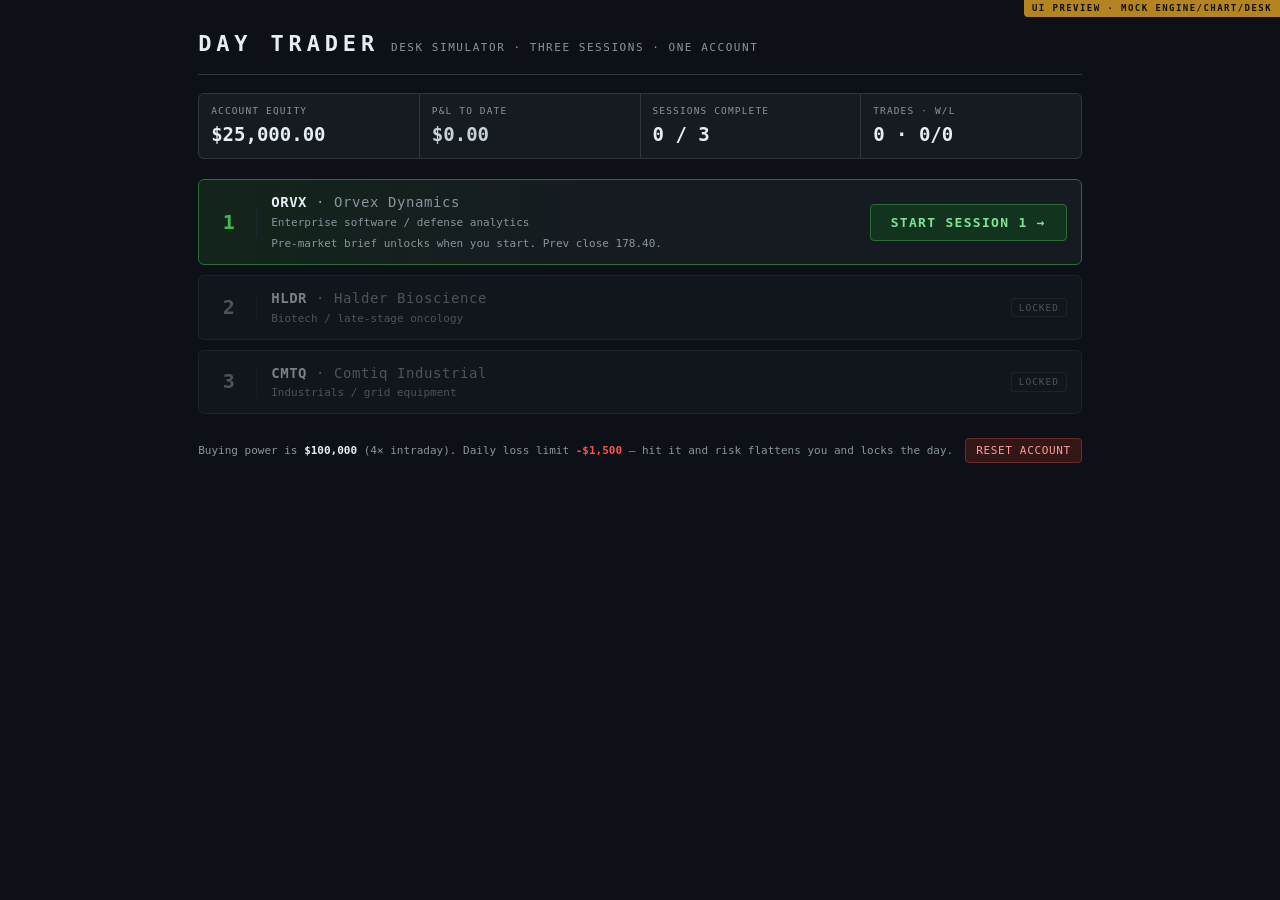
<file: DayTrader/tools/ui_preview.html>
<!DOCTYPE html>
<html lang="en">
<head>
<meta charset="utf-8">
<meta name="viewport" content="width=device-width, initial-scale=1">
<title>Day Trader — UI PREVIEW (mock modules)</title>
<link rel="stylesheet" href="../sim/ui.css">
<style>
  /* preview-only chrome so nobody mistakes this for the real app */
  #preview-tag {
    position: fixed; top: 0; right: 0; z-index: 500;
    background: #d29922; color: #0d1117; font: 700 9px/1 ui-monospace, Menlo, monospace;
    letter-spacing: .16em; padding: 4px 8px; border-bottom-left-radius: 4px;
    pointer-events: none; opacity: .85;
  }
</style>
</head>
<body>

<div id="preview-tag">UI PREVIEW · MOCK ENGINE/CHART/DESK</div>

<div id="dts-boot" style="padding:40px 32px;font:13px ui-monospace,Menlo,monospace;color:#8b949e">
  booting preview…
</div>

<!-- MOCKS INSTEAD OF THE REAL MODULES.
     ui_mocks.js defines window.SIM_DAYS, window.Engine, window.Chart, window.Desk
     in one file, replacing data/days.js + sim/engine.js + sim/chart.js + sim/desk.js.
     Only sim/ui.js and sim/ui.css below are the real product files. -->
<script src="ui_mocks.js"></script>
<script src="../sim/ui.js"></script>

<script>
/* --------------------------------------------------------------------------
   PREVIEW-ONLY test driver.  Does nothing unless you add a hash to the URL:

     ui_preview.html                -> normal manual preview
     ui_preview.html#auto=brief     -> jump to the briefing screen
     ui_preview.html#auto=gate      -> floor + the 09:30 gate modal open
     ui_preview.html#auto=floor     -> floor, ~30 bars in, with a live position
     ui_preview.html#auto=close     -> trade a full day and land on the close-out
     ui_preview.html#auto=smoke     -> exercise keyboard shortcuts, order
                                       rejections, MAX sizing, working orders,
                                       cancel and flatten; results land in
                                       <pre id="diag-out">
     ui_preview.html#auto=diag      -> layout/canvas diagnostics into
                                       <pre id="diag-out"> (useful with
                                       `chrome --headless --dump-dom`)

   Used for screenshots / headless smoke tests. It only clicks the same
   controls a human would.
   -------------------------------------------------------------------------- */
(function () {
  /* ui.js wipes document.body, so put the corner tag back afterwards */
  setTimeout(function () {
    if (!document.getElementById('preview-tag')) {
      var t = document.createElement('div');
      t.id = 'preview-tag';
      t.textContent = 'UI PREVIEW · MOCK ENGINE/CHART/DESK';
      document.body.appendChild(t);
    }
  }, 60);

  var m = /auto=([a-z]+)/.exec(location.hash || '');
  if (!m) return;
  var target = m[1];
  var log = function (s) { console.log('[driver] ' + s); };
  var sleep = function (ms) { return new Promise(function (r) { setTimeout(r, ms); }); };
  var click = function (sel) {
    var e = document.querySelector(sel);
    if (e) { e.click(); log('click ' + sel); return true; }
    log('MISSING ' + sel); return false;
  };

  /* fill the ticket the way a human would, then hit submit */
  async function order(side, qty, type, price, thesis) {
    click('#scr-floor .side-b[data-side="' + side + '"]');
    click('#t-type [data-type="' + type + '"]');
    await sleep(60);
    document.getElementById('t-qty').value = String(qty);
    if (price !== null && price !== undefined) {
      var p = document.getElementById('t-px');
      p.value = String(price); p.dispatchEvent(new Event('input'));
    }
    var th = document.getElementById('t-thesis');
    th.value = thesis || '';
    th.dispatchEvent(new Event('input'));
    click('#t-submit');
    log('order ' + side + ' ' + qty + ' ' + type + ' -> ' +
        document.getElementById('t-msg').textContent);
  }

  function autoDismissGates() {
    setInterval(function () {
      var b = document.querySelector('#modal-layer.active [data-ok]');
      if (b) b.click();
    }, 120);
  }

  async function run() {
    await sleep(250);
    click('[data-start="0"]');
    if (target === 'brief') return log('stopped at briefing');

    await sleep(350);
    click('#b-bell');
    await sleep(450);
    if (target === 'gate') return log('stopped at open gate');

    if (target === 'close') autoDismissGates();
    click('#modal-layer [data-ok]');
    await sleep(250);
    click('#f-speed [data-speed="240"]');

    if (target === 'smoke') {
      var R = [];
      var key = function (k) {
        document.dispatchEvent(new KeyboardEvent('keydown', { key: k, bubbles: true, cancelable: true }));
      };
      var msg = function () { return document.getElementById('t-msg').textContent.trim(); };
      var sideOn = function () {
        var e = document.querySelector('#scr-floor .side-b.is-on');
        return e && e.getAttribute('data-side');
      };
      await sleep(600);

      key('s'); R.push('key S -> side=' + sideOn() + ' focus=' + document.activeElement.id);
      document.activeElement.blur();
      key('b'); R.push('key B -> side=' + sideOn() + ' focus=' + document.activeElement.id);
      document.activeElement.blur();
      key(' '); R.push('key SPACE -> pauseBtn=' + document.getElementById('f-pause').textContent);
      key(' '); R.push('key SPACE -> pauseBtn=' + document.getElementById('f-pause').textContent);
      key('f'); R.push('key F flat -> ' + msg());

      /* rejection: no thesis */
      await order('BUY', 100, 'MKT', null, 'short');
      R.push('no-thesis -> ' + msg());
      /* rejection: buying power */
      await order('BUY', 99999, 'MKT', null, 'A perfectly good thesis that is long enough.');
      R.push('over-bp -> ' + msg());
      /* MAX button respects buying power */
      click('#t-max');
      R.push('max qty -> ' + document.getElementById('t-qty').value +
             ' (ticket hdr: ' + document.getElementById('t-bp').textContent + ')');
      /* good order */
      await order('BUY', 200, 'MKT', null, 'Opening drive continuation over the pre-market high.');
      R.push('good order -> ' + msg());
      await sleep(900);
      R.push('after fill: shares=' + document.getElementById('p-shares').textContent +
             ' blotter=' + document.getElementById('bl-count').textContent +
             ' toasts=' + document.getElementById('f-toasts').children.length);
      /* reducing side does not need a thesis */
      R.push('thesis state when reducing: (sell) ');
      click('#scr-floor .side-b[data-side="SELL"]');
      R.push('  ' + document.getElementById('t-thesis-state').textContent);
      /* working order + cancel */
      await order('BUY', 100, 'LMT', (parseFloat(document.getElementById('c-last').textContent) - 5).toFixed(2),
                  'Resting bid well below the market to test the working-order list.');
      await sleep(200);
      R.push('working rows=' + document.querySelectorAll('#f-working-body tr').length +
             ' count=' + document.getElementById('w-count').textContent);
      click('#f-working-body [data-cancel]');
      await sleep(200);
      R.push('after cancel rows=' + document.getElementById('f-working-body').textContent.trim());
      /* flatten via keyboard */
      key('f');
      await sleep(900);
      R.push('after F flatten: shares=' + document.getElementById('p-shares').textContent);
      R.push('feed msgs=' + window.UI._feed().length);
      R.push('page scroll=' + document.documentElement.scrollWidth + 'x' +
             document.documentElement.scrollHeight + ' viewport=' +
             window.innerWidth + 'x' + window.innerHeight);
      click('#f-pause');
      var o3 = document.createElement('pre');
      o3.id = 'diag-out'; o3.textContent = R.join('\n');
      document.body.appendChild(o3);
      return log('smoke done');
    }

    if (target === 'diag') {
      await sleep(2000);
      var cv = document.getElementById('c-canvas');
      var r = cv.getBoundingClientRect();
      var st = window.UI._state();
      var out = document.createElement('pre');
      out.id = 'diag-out';
      out.textContent = JSON.stringify({
        canvasRect: [Math.round(r.width), Math.round(r.height)],
        canvasAttr: [cv.width, cv.height],
        hostRect: (function (e) { var b = e.getBoundingClientRect(); return [Math.round(b.width), Math.round(b.height)]; })(document.getElementById('c-host')),
        bodyScroll: [document.documentElement.scrollWidth, document.documentElement.scrollHeight],
        viewport: [window.innerWidth, window.innerHeight],
        pixels: (function () {
          var c = cv.getContext('2d');
          var img = c.getImageData(0, 0, cv.width, cv.height).data;
          var nonBg = 0, greens = 0, reds = 0, minX = 1e9, maxX = -1, minY = 1e9, maxY = -1;
          for (var yy = 0; yy < cv.height; yy++) {
            for (var xx = 0; xx < cv.width; xx++) {
              var o2 = (yy * cv.width + xx) * 4;
              var r2 = img[o2], g2 = img[o2 + 1], b2 = img[o2 + 2];
              if (Math.abs(r2 - 13) > 6 || Math.abs(g2 - 17) > 6 || Math.abs(b2 - 23) > 6) {
                nonBg++;
                if (xx < minX) minX = xx; if (xx > maxX) maxX = xx;
                if (yy < minY) minY = yy; if (yy > maxY) maxY = yy;
                if (g2 > r2 + 30) greens++;
                if (r2 > g2 + 30) reds++;
              }
            }
          }
          return { nonBg: nonBg, greens: greens, reds: reds,
                   bbox: [minX, minY, maxX, maxY], total: cv.width * cv.height };
        })(),
        dpr: window.devicePixelRatio,
        chartErrVisible: !document.getElementById('c-err').classList.contains('hidden'),
        chartErrText: document.getElementById('c-err').textContent,
        engineIdx: st && st.idx, engineM: st && st.m
      }, null, 1);
      document.body.appendChild(out);
      click('#f-pause');
      return log('diag written');
    }

    if (target === 'close') {
      /* put two round trips on the tape so the tearsheet has something in it */
      await sleep(1200);
      await order('BUY', 300, 'MKT', null, 'Long the opening drive over the pre-market high; out under 181.');
      await sleep(2500);
      await order('SELL', 300, 'MKT', null, '');
      await sleep(1500);
      await order('SELL', 200, 'MKT', null, 'Fade is on: lower high into the 30-min VWAP, stop over the high.');
      await sleep(3000);
      await order('BUY', 200, 'MKT', null, '');

      for (var i = 0; i < 500; i++) {
        await sleep(300);
        if (document.getElementById('scr-close').classList.contains('active')) break;
      }
      await sleep(300);
      click('#co-copy');
      await sleep(400);
      var out2 = document.createElement('pre');
      out2.id = 'diag-out';
      out2.textContent = JSON.stringify({
        landed: document.getElementById('scr-close').classList.contains('active'),
        copyStatus: document.getElementById('co-copystatus').textContent,
        fallbackShown: !document.getElementById('co-copyarea').classList.contains('hidden'),
        fallbackChars: document.getElementById('co-md').value.length,
        fallbackHead: document.getElementById('co-md').value.slice(0, 400),
        tradeRows: document.querySelectorAll('#co-trades tr').length,
        fillRows: document.querySelectorAll('#co-fills tr').length,
        dayPnl: document.getElementById('co-pnl').textContent
      }, null, 1);
      document.body.appendChild(out2);
      return log('landed on close-out');
    }

    /* floor: run a while, then put a real position on */
    await sleep(7000);
    document.getElementById('t-qty').value = '400';
    var th = document.getElementById('t-thesis');
    th.value = 'Holding above the pre-market high with volume; invalidated under 181.00.';
    th.dispatchEvent(new Event('input'));
    click('#t-submit');
    await sleep(1500);
    document.getElementById('t-qty').value = '200';
    document.getElementById('t-px').value = '';
    click('#t-type [data-type="LMT"]');
    await sleep(100);
    var px = document.getElementById('t-px');
    px.value = (parseFloat(document.getElementById('c-last').textContent) - 0.60).toFixed(2);
    px.dispatchEvent(new Event('input'));
    th.value = 'Adding on a pullback to the rising 9EMA, same invalidation.';
    th.dispatchEvent(new Event('input'));
    click('#t-submit');
    await sleep(2500);
    click('#f-pause');
    log('stopped on the floor with a position');
  }

  window.addEventListener('load', function () { run(); });
})();
</script>

</body>
</html>
</file>
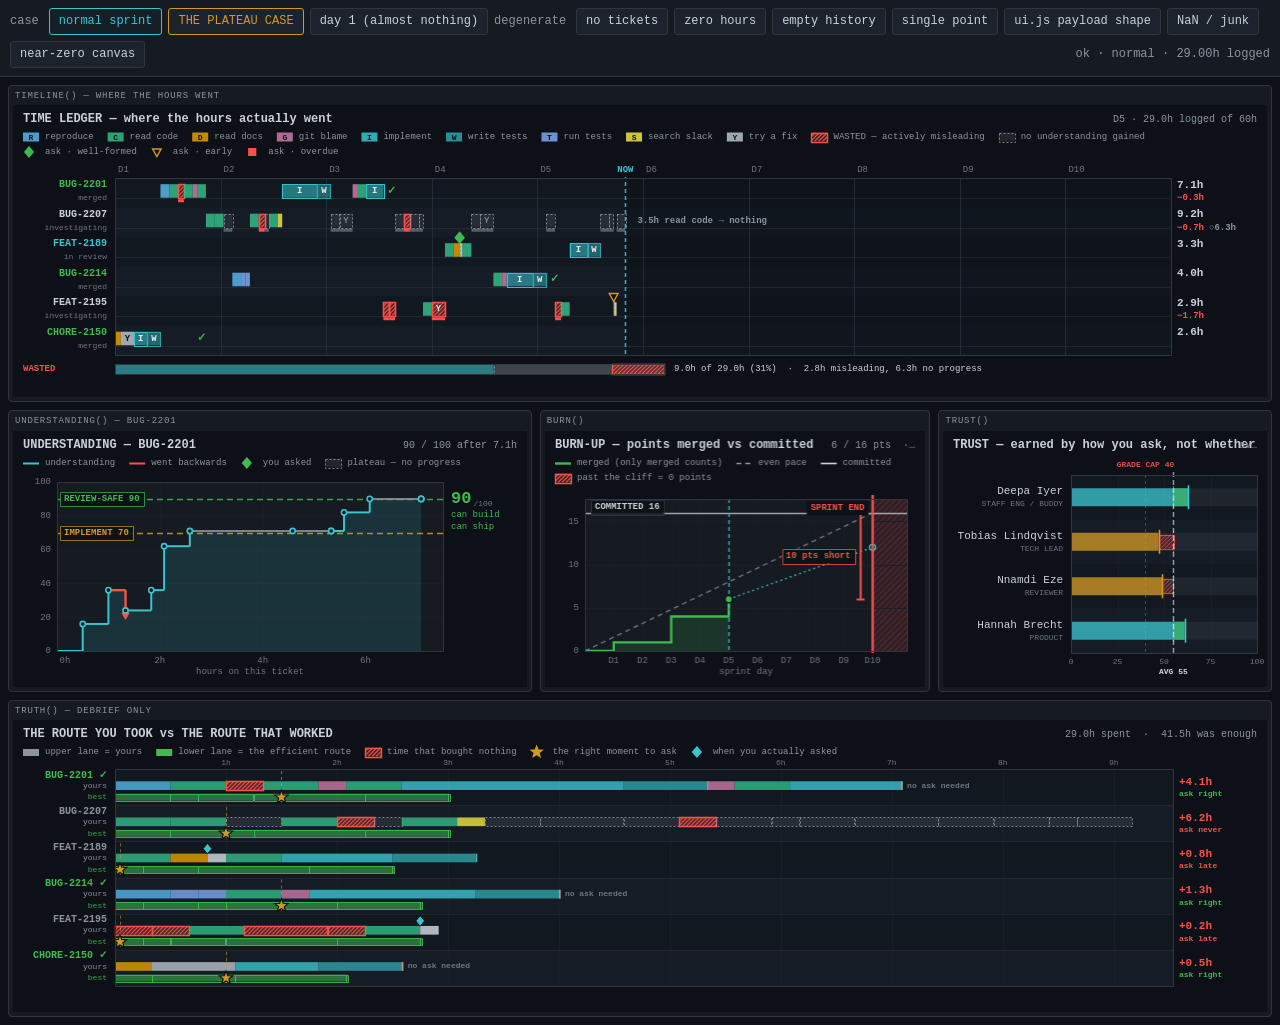
<file: JuniorEngineer/tools/board_preview.html>
<!DOCTYPE html>
<html lang="en">
<head>
<meta charset="utf-8">
<title>Board preview — Junior Engineer sim</title>
<style>
  :root{--bg:#0d1117;--panel:#161b22;--border:#30363d;--text:#c9d1d9;--dim:#8b949e;
        --good:#3fb950;--bad:#f85149;--warn:#d29922;--accent:#39c5cf;}
  *{box-sizing:border-box;}
  html,body{margin:0;padding:0;background:var(--bg);color:var(--text);
    font:12px/1.4 ui-monospace,SFMono-Regular,"SF Mono",Menlo,Consolas,monospace;
    font-variant-numeric:tabular-nums;}
  .bar{display:flex;flex-wrap:wrap;gap:6px;align-items:center;padding:8px 10px;
       border-bottom:1px solid var(--border);background:var(--panel);}
  .bar b{color:var(--dim);font-weight:normal;margin-right:4px;}
  button{background:#1c232c;color:var(--text);border:1px solid var(--border);
         padding:4px 9px;font:inherit;cursor:pointer;border-radius:3px;}
  button:hover{border-color:var(--accent);}
  button.on{border-color:var(--accent);color:var(--accent);background:#132027;}
  button.hot{border-color:var(--warn);color:var(--warn);}
  button.hot.on{background:#241d0d;}
  .grid{padding:8px;display:flex;flex-direction:column;gap:8px;}
  .row{display:flex;gap:8px;}
  .cell{background:var(--panel);border:1px solid var(--border);border-radius:4px;
        padding:4px;display:flex;flex-direction:column;min-width:0;}
  .cell h2{margin:0 0 3px 2px;font-size:9px;letter-spacing:.09em;color:var(--dim);
           font-weight:normal;text-transform:uppercase;}
  canvas{display:block;width:100%;background:var(--bg);border-radius:2px;}
  #status{margin-left:auto;color:var(--dim);}
  #status.err{color:var(--bad);}
  body.tiny canvas{width:96px !important;height:44px !important;}
</style>
</head>
<body>
<div class="bar">
  <b>case</b>
  <button data-v="normal">normal sprint</button>
  <button data-v="plateau" class="hot">THE PLATEAU CASE</button>
  <button data-v="early">day 1 (almost nothing)</button>
  <b>degenerate</b>
  <button data-v="empty">no tickets</button>
  <button data-v="zero">zero hours</button>
  <button data-v="nohist">empty history</button>
  <button data-v="single">single point</button>
  <button data-v="uipayload">ui.js payload shape</button>
  <button data-v="nan">NaN / junk</button>
  <button data-v="tiny">near-zero canvas</button>
  <span id="status">—</span>
</div>

<div class="grid">
  <div class="row">
    <div class="cell" style="flex:1"><h2>timeline() — where the hours went</h2>
      <canvas id="c-timeline" style="height:292px"></canvas></div>
  </div>
  <div class="row">
    <div class="cell" style="flex:1.35"><h2>understanding() — <span id="uName">—</span></h2>
      <canvas id="c-understanding" style="height:256px"></canvas></div>
    <div class="cell" style="flex:1"><h2>burn()</h2>
      <canvas id="c-burn" style="height:256px"></canvas></div>
    <div class="cell" style="flex:0.85"><h2>trust()</h2>
      <canvas id="c-trust" style="height:256px"></canvas></div>
  </div>
  <div class="row">
    <div class="cell" style="flex:1"><h2>truth() — debrief only</h2>
      <canvas id="c-truth" style="height:292px"></canvas></div>
  </div>
</div>

<script src="../sim/board.js"></script>
<script>
/* ===========================================================================
 * Synthetic sprint. One clock, one person: every step is laid end to end, so
 * `at` is the absolute sprint hour the action started. 10 days x 6h = 60h.
 * ======================================================================== */
var HPD = 6, DAYS = 10;

var ACTIONS = [
  {id:'reproduce',minutes:30},{id:'read_code',minutes:30},{id:'read_docs',minutes:20},
  {id:'git_blame',minutes:15},{id:'search_slack',minutes:15},{id:'run_tests',minutes:15},
  {id:'just_try',minutes:45}
];

var TICKETS = [
  {id:'BUG-2201', points:3, title:'DST sort order'},
  {id:'BUG-2207', points:3, title:'duplicate webhooks'},
  {id:'FEAT-2189',points:2, title:'CSV export'},
  {id:'BUG-2214', points:2, title:'flaky scheduling test'},
  {id:'FEAT-2195',points:5, title:'API rate limiting'},
  {id:'CHORE-2150',points:1,title:'shared lint preset'}
];

/* [ticket, actionId, minutes, gained, kind?, classification?, to?] */
var SCRIPT = [
  /* ---- D1 : the easy chore, then the DST bug ------------------------- */
  ['CHORE-2150','read_docs',   20,  26],
  ['CHORE-2150','just_try',    45,  34],
  ['CHORE-2150','implement',   45,   0],
  ['CHORE-2150','write_tests', 45,   0],
  ['CHORE-2150','open_pr',      0,   0],
  ['BUG-2201', 'reproduce',    30,  16],
  ['BUG-2201', 'read_code',    30,  20],
  ['BUG-2201', 'read_docs',    20, -12],
  ['BUG-2201', 'read_code',    30,  12],
  ['CHORE-2150','merge',        0,   0],

  /* ---- D2 : blame finds the 2019 decision --------------------------- */
  ['BUG-2201', 'git_blame',    15,  26],
  ['BUG-2201', 'read_code',    30,   9],
  ['BUG-2207', 'read_code',    30,  14],
  ['BUG-2207', 'read_code',    30,   9],
  ['BUG-2207', 'reproduce',    30,   0],
  ['BUG-2214', 'reproduce',    30,  12],
  ['BUG-2214', 'run_tests',    15,  16],
  ['BUG-2214', 'run_tests',    15,   3],
  ['BUG-2207', 'read_code',    30,   6],
  ['BUG-2207', 'read_docs',    20,  -8],

  /* ---- D3 : the webhook ticket starts to stall ----------------------- */
  ['BUG-2207', 'run_tests',    15,   0],
  ['BUG-2207', 'read_code',    30,   5],
  ['BUG-2207', 'search_slack', 15,  11],
  ['BUG-2201', 'implement',   120,   0],
  ['BUG-2201', 'write_tests',  45,   0],
  ['BUG-2201', 'open_pr',       0,   0],
  ['BUG-2207', 'read_code',    30,   2],

  /* ---- D4 : PR bounces, and the wiki starts lying about rate limits -- */
  ['BUG-2207', 'just_try',     45,   0],
  ['BUG-2201', 'git_blame',    15,  11],
  ['BUG-2201', 'read_code',    30,   8],
  ['BUG-2201', 'implement',    60,   0],
  ['BUG-2201', 'open_pr',       0,   0],
  ['BUG-2201', 'merge',         0,   0],
  ['FEAT-2195','read_docs',    20, -10],
  ['FEAT-2195','read_docs',    20,  -6],

  /* ---- D5 : still reading the code that does not have the answer ----- */
  ['BUG-2207', 'read_code',    30,   1],
  ['BUG-2207', 'read_docs',    20,  -3],
  ['BUG-2207', 'read_code',    30,   2],
  ['BUG-2207', 'run_tests',    15,   0],
  ['FEAT-2195','read_code',    30,   9],
  ['FEAT-2195','just_try',     45,  -5],
  ['FEAT-2189','read_code',    30,  18],
  ['FEAT-2189','read_docs',    20,   9],

  /* ---- D6 : one good ask, one that should have happened on day 2 ----- */
  ['FEAT-2189','ask_hannah',   10,  30, 'ask', 'well-formed', 'hannah'],
  ['FEAT-2189','read_code',    30,  14],
  ['BUG-2207', 'read_code',    30,   0],
  ['BUG-2207', 'just_try',     45,   1],
  ['BUG-2214', 'read_code',    30,  14],
  ['BUG-2214', 'git_blame',    15,  18],

  /* ---- D7 : the flaky test ships ------------------------------------ */
  ['BUG-2214', 'implement',    90,   0],
  ['BUG-2214', 'write_tests',  45,   0],
  ['BUG-2214', 'open_pr',       0,   0],
  ['BUG-2214', 'merge',         0,   0],
  ['BUG-2207', 'read_code',    30,   1],
  ['FEAT-2195','read_docs',    20,  -4],
  ['FEAT-2195','read_code',    30,   7],

  /* ---- D8 : the CSV export goes to review, the webhook is still open - */
  ['FEAT-2189','implement',    60,   0],
  ['FEAT-2189','write_tests',  45,   0],
  ['FEAT-2189','open_pr',       0,   0],
  ['BUG-2207', 'read_code',    30,   0],
  ['BUG-2207', 'run_tests',    15,   0],
  ['FEAT-2195','ask_channel',  10,   4, 'ask', 'premature', 'channel'],
  ['BUG-2207', 'read_code',    30,   1]
];

var MERGED = [];
function buildSprint() {
  var byId = {}, i;
  MERGED.length = 0;
  for (i = 0; i < TICKETS.length; i++) {
    byId[TICKETS[i].id] = {
      id: TICKETS[i].id, title: TICKETS[i].title, points: TICKETS[i].points,
      status: 'todo', understanding: 0, hoursSpent: 0, estimateHours: 0, history: []
    };
  }
  var at = 0;
  for (i = 0; i < SCRIPT.length; i++) {
    var s = SCRIPT[i], t = byId[s[0]];
    var mins = s[2], gained = s[3];
    var kind = s[4] || null;
    var e = { actionId: s[1], minutes: mins, gained: gained, at: at };
    if (kind) e.kind = kind;
    if (s[5]) e.classification = s[5];
    if (s[6]) e.to = s[6];
    if (s[1] === 'merge') { e.kind = 'merge'; t.status = 'merged';
      MERGED.push({ id: t.id, points: t.points, day: Math.floor(at / HPD) + 1 }); }
    if (s[1] === 'open_pr') t.status = 'in_review';
    if (s[1] === 'implement') t.status = 'implementing';
    if (t.status === 'todo') t.status = 'investigating';
    t.understanding = Math.max(0, Math.min(100, t.understanding + gained));
    e.understanding = t.understanding;
    t.hoursSpent += mins / 60;
    t.history.push(e);
    at += mins / 60;
  }
  byId['BUG-2201'].status = 'merged';
  byId['BUG-2214'].status = 'merged';
  byId['CHORE-2150'].status = 'merged';
  byId['FEAT-2189'].status = 'in_review';
  byId['FEAT-2195'].status = 'investigating';
  byId['BUG-2207'].status = 'investigating';
  var est = {'BUG-2201':4,'BUG-2207':3,'FEAT-2189':5,'BUG-2214':2,'FEAT-2195':8,'CHORE-2150':1};
  var list = [];
  for (i = 0; i < TICKETS.length; i++) {
    var tk = byId[TICKETS[i].id];
    tk.estimateHours = est[tk.id];
    list.push(tk);
  }
  return { tickets: list, elapsed: at, byId: byId };
}

var SPRINT = buildSprint();

var PEOPLE = [
  { id:'deepa',  name:'Deepa Iyer',       role:'staff eng / buddy', trust:63, delta:+8 },
  { id:'tobias', name:'Tobias Lindqvist', role:'tech lead',         trust:47, delta:-8 },
  { id:'nnamdi', name:'Nnamdi Eze',       role:'reviewer',          trust:49, delta:-6 },
  { id:'hannah', name:'Hannah Brecht',    role:'product',           trust:61, delta:+6 }
];

var BEST_PATHS = {
  'BUG-2201':  ['reproduce','git_blame','read_code','implement','write_tests','open_pr'],
  'BUG-2207':  ['reproduce','read_code','ask_deepa','implement','write_tests','open_pr'],
  'FEAT-2189': ['ask_hannah','read_code','implement','write_tests','open_pr'],
  'BUG-2214':  ['run_tests','reproduce','git_blame','implement','write_tests','open_pr'],
  'FEAT-2195': ['ask_hannah','ask_deepa','read_code','implement','write_tests','open_pr'],
  'CHORE-2150':['read_docs','just_try','implement','open_pr']
};
var TIMEBOX = {'BUG-2201':1.5,'BUG-2207':1.0,'FEAT-2189':0.75,'BUG-2214':1.5,'FEAT-2195':1.0,'CHORE-2150':1.0};
var VERDICT = {'BUG-2201':'right','BUG-2207':'never','FEAT-2189':'late','BUG-2214':'right','FEAT-2195':'late','CHORE-2150':'right'};

/* ---------------------------------------------------------------------- *
 * The exact shapes sim/ui.js builds: an actionLog on `segments` (kind/action
 * id/minutes/gained/atHours-on-ticket/"D4 11:15") and a SEPARATE understanding
 * sample trace on `history` ({e,h,u,t,day}). board.js has to tell them apart.
 * ---------------------------------------------------------------------------*/
function stampOf(at) {
  var d = Math.floor(at / HPD) + 1;
  var clock = 9 + (at - (d - 1) * HPD);
  var hh = Math.floor(clock), mm = Math.round((clock - hh) * 60);
  if (mm === 60) { hh += 1; mm = 0; }
  return { day: d, t: 'D' + d + ' ' + (hh < 10 ? '0' : '') + hh + ':' + (mm < 10 ? '0' : '') + mm };
}
function uiPayload() {
  return SPRINT.tickets.map(function (t) {
    var onTicket = 0, u = 0;
    var segments = [], samples = [];
    t.history.forEach(function (e) {
      var st = stampOf(e.at);
      var isAsk = e.kind === 'ask';
      segments.push({
        kind: isAsk ? 'ask' : (e.kind === 'merge' ? 'merge' : 'action'),
        actionId: e.actionId, name: e.actionId,
        minutes: e.minutes, gained: isAsk ? NaN : e.gained,
        atHours: onTicket, t: st.t, day: st.day,
        classification: e.classification || undefined
      });
      onTicket += e.minutes / 60;
      u = e.understanding;
      samples.push({ e: e.at + e.minutes / 60, h: onTicket, u: u, t: st.t, day: st.day });
    });
    return { id: t.id, title: t.title, type: 'bug', priority: 'P2', points: t.points,
             status: t.status, understanding: u, hoursSpent: onTicket,
             estimateHours: t.estimateHours, segments: segments, actions: segments,
             history: samples };
  });
}

function truthRows(tickets) {
  var rows = [], i;
  for (i = 0; i < tickets.length; i++) {
    var t = tickets[i];
    rows.push({
      id: t.id, title: t.title, merged: t.status === 'merged',
      route: t.history, best: BEST_PATHS[t.id],
      hoursSpent: t.hoursSpent, timeboxHours: TIMEBOX[t.id], verdict: VERDICT[t.id]
    });
  }
  return rows;
}

/* ---------------------------------------------------------------------- */
var CANV = {}, BOARD = {};
['timeline','understanding','burn','trust','truth'].forEach(function (k) {
  CANV[k] = document.getElementById('c-' + k);
});

function sizeAll() {
  var k;
  for (k in CANV) {
    var el = CANV[k];
    el.style.width = '100%';
    el.width = el.clientWidth; el.height = el.clientHeight;
  }
}

function boards() {
  var k;
  for (k in CANV) if (!BOARD[k]) {
    BOARD[k] = Board.create(CANV[k], {
      theme: 'dark', actions: ACTIONS, days: DAYS, hoursPerDay: HPD,
      implementReadyAt: 70, correctAt: 90, stuckHours: 3
    });
  }
  return BOARD;
}

var variant = 'normal';

function render() {
  document.body.classList.toggle('tiny', variant === 'tiny');
  var b = boards(), k;
  for (k in BOARD) BOARD[k].resize();

  var tickets = SPRINT.tickets, elapsed = SPRINT.elapsed;
  var uTicket = SPRINT.byId['BUG-2201'];
  var day = Math.min(DAYS, Math.floor(elapsed / HPD) + 1);
  var people = PEOPLE, rows = truthRows(tickets);
  var burnCfg = {
    points: tickets, day: day, totalDays: DAYS,
    merged: MERGED
  };

  if (variant === 'plateau') {
    uTicket = SPRINT.byId['BUG-2207'];
  } else if (variant === 'early') {
    tickets = tickets.map(function (t) {
      return { id:t.id, title:t.title, points:t.points, status:'todo',
               understanding:0, hoursSpent:0, estimateHours:t.estimateHours, history:[] };
    });
    tickets[0].history = SPRINT.byId['BUG-2201'].history.slice(0, 2);
    tickets[0].hoursSpent = 1; tickets[0].understanding = 36; tickets[0].status = 'investigating';
    uTicket = tickets[0];
    elapsed = 1; day = 1;
    burnCfg = { points: tickets, day: 1, totalDays: DAYS, merged: [] };
    rows = [];
  } else if (variant === 'empty') {
    tickets = []; people = []; rows = [];
    uTicket = null; elapsed = 0; day = 1;
    burnCfg = { points: [], day: 1, totalDays: DAYS, merged: [] };
  } else if (variant === 'zero') {
    tickets = TICKETS.map(function (t) {
      return { id:t.id, title:t.title, points:t.points, status:'todo',
               understanding:0, hoursSpent:0, estimateHours:0, history:[] };
    });
    uTicket = tickets[0]; elapsed = 0; day = 1;
    people = PEOPLE.map(function (p) { return { id:p.id, name:p.name, role:p.role, trust:55, delta:0 }; });
    burnCfg = { points: 0, day: 0, totalDays: DAYS, merged: [] };
    rows = tickets.map(function (t) { return { id:t.id, merged:false, route:[], best:[], hoursSpent:0 }; });
  } else if (variant === 'nohist') {
    tickets = TICKETS.map(function (t, i) {
      return { id:t.id, title:t.title, points:t.points, status:'investigating',
               understanding:20 + i * 6, hoursSpent:2 + i, estimateHours:3 };
    });
    uTicket = tickets[2];
    burnCfg = { points: tickets, day: 5, totalDays: DAYS, merged: [] };
    rows = tickets.map(function (t) { return { id:t.id, merged:false, hoursSpent:t.hoursSpent, best:BEST_PATHS[t.id] }; });
  } else if (variant === 'single') {
    uTicket = { id:'BUG-2207', title:'one action so far', status:'investigating',
                understanding:14, hoursSpent:0.5,
                history:[{ actionId:'read_code', minutes:30, gained:14, understanding:14, at:0 }] };
    tickets = [uTicket];
    rows = [{ id:'BUG-2207', merged:false, route:uTicket.history, best:BEST_PATHS['BUG-2207'] }];
    burnCfg = { points: [{id:'BUG-2207',points:3}], day: 1, totalDays: DAYS, merged: [] };
    people = [PEOPLE[0]];
    elapsed = 0.5; day = 1;
  } else if (variant === 'uipayload') {
    tickets = uiPayload();
    uTicket = tickets[1];                       /* the plateau ticket */
    people = PEOPLE.map(function (p) {
      return { id:p.id, name:p.name, role:p.role, trust:p.trust, start:55, startTrust:55,
               delta:p.trust - 55 };
    });
    burnCfg = { points: 16, totalPoints: 16, day: day, totalDays: DAYS,
                merged: MERGED.map(function (m) { return { id:m.id, points:m.points }; }),
                mergedIds: MERGED.map(function (m) { return m.id; }), tickets: tickets };
    rows = tickets.map(function (t) {
      return { id:t.id, title:t.title, merged:t.status === 'merged',
               route:t.segments, history:t.history, best:BEST_PATHS[t.id],
               hoursSpent:t.hoursSpent, timeboxHours:TIMEBOX[t.id], verdict:VERDICT[t.id] };
    });
  } else if (variant === 'nan') {
    var junk = [
      { id:'BAD-1', title:null, status:'???', understanding:NaN, hoursSpent:NaN, points:NaN,
        history:[ {actionId:'read_code', minutes:NaN, gained:NaN, at:NaN},
                  {actionId:null, minutes:Infinity, gained:-Infinity, at:-5},
                  null, 42, {kind:'ask', to:'deepa', minutes:'15', gained:'30'},
                  {actionId:'read_docs', minutes:20, gained:-9, understanding:'x'} ] },
      null, 7,
      { id:'BAD-2', hoursSpent:-4, history:'not an array' },
      { id:'BAD-3', history:[] }
    ];
    tickets = junk;
    uTicket = junk[0];
    people = [ {name:'ghost', trust:NaN, delta:NaN}, null, {name:'over', trust:1e9, delta:-1e9}, 5 ];
    burnCfg = { points: NaN, day: NaN, totalDays: NaN, merged: 'nope' };
    rows = [ {id:'BAD-1', route:'x', best:null, hoursSpent:NaN}, null,
             {id:'BAD-2', route:[{actionId:'read_code',minutes:NaN,gained:NaN}], best:['read_code','ask_deepa']} ];
    elapsed = NaN; day = NaN;
  }

  document.getElementById('uName').textContent = uTicket && uTicket.id ? uTicket.id : '—';

  var errs = [];
  function guard(name, fn) { try { fn(); } catch (e) { errs.push(name + ': ' + e.message); } }

  guard('timeline', function () {
    b.timeline.timeline({ tickets: tickets, day: day, totalDays: DAYS, hoursPerDay: HPD, elapsedHours: elapsed });
  });
  guard('understanding', function () {
    b.understanding.understanding({ ticket: uTicket, history: uTicket && uTicket.history,
                                    implementReadyAt: 70, correctAt: 90 });
  });
  guard('burn', function () { b.burn.burn(burnCfg); });
  guard('trust', function () { b.trust.trust({ people: people }); });
  guard('truth', function () {
    b.truth.truth({ perTicket: rows, paths: BEST_PATHS,
                    hoursSpent: SPRINT.elapsed, bestHours: 41.5 });
  });

  var st = document.getElementById('status');
  st.textContent = errs.length ? ('THREW — ' + errs.join(' | '))
    : ('ok · ' + variant + ' · ' + (isFinite(elapsed) ? elapsed.toFixed(2) : '--') + 'h logged');
  st.className = errs.length ? 'err' : '';
}

var btns = document.querySelectorAll('button[data-v]');
Array.prototype.forEach.call(btns, function (btn) {
  btn.addEventListener('click', function () {
    variant = btn.getAttribute('data-v');
    Array.prototype.forEach.call(btns, function (b2) { b2.classList.toggle('on', b2 === btn); });
    sizeAll(); render();
  });
});
Array.prototype.forEach.call(btns, function (b2) { b2.classList.toggle('on', b2.getAttribute('data-v') === 'normal'); });

window.addEventListener('resize', function () { sizeAll(); render(); });

/* ?case=plateau lets headless Chrome shoot any variant directly */
(function () {
  var m = /[?&]case=([a-z]+)/.exec(location.search);
  if (m) {
    variant = m[1];
    Array.prototype.forEach.call(btns, function (b2) { b2.classList.toggle('on', b2.getAttribute('data-v') === variant); });
  }
  sizeAll();
  render();
})();
</script>
</body>
</html>
</file>
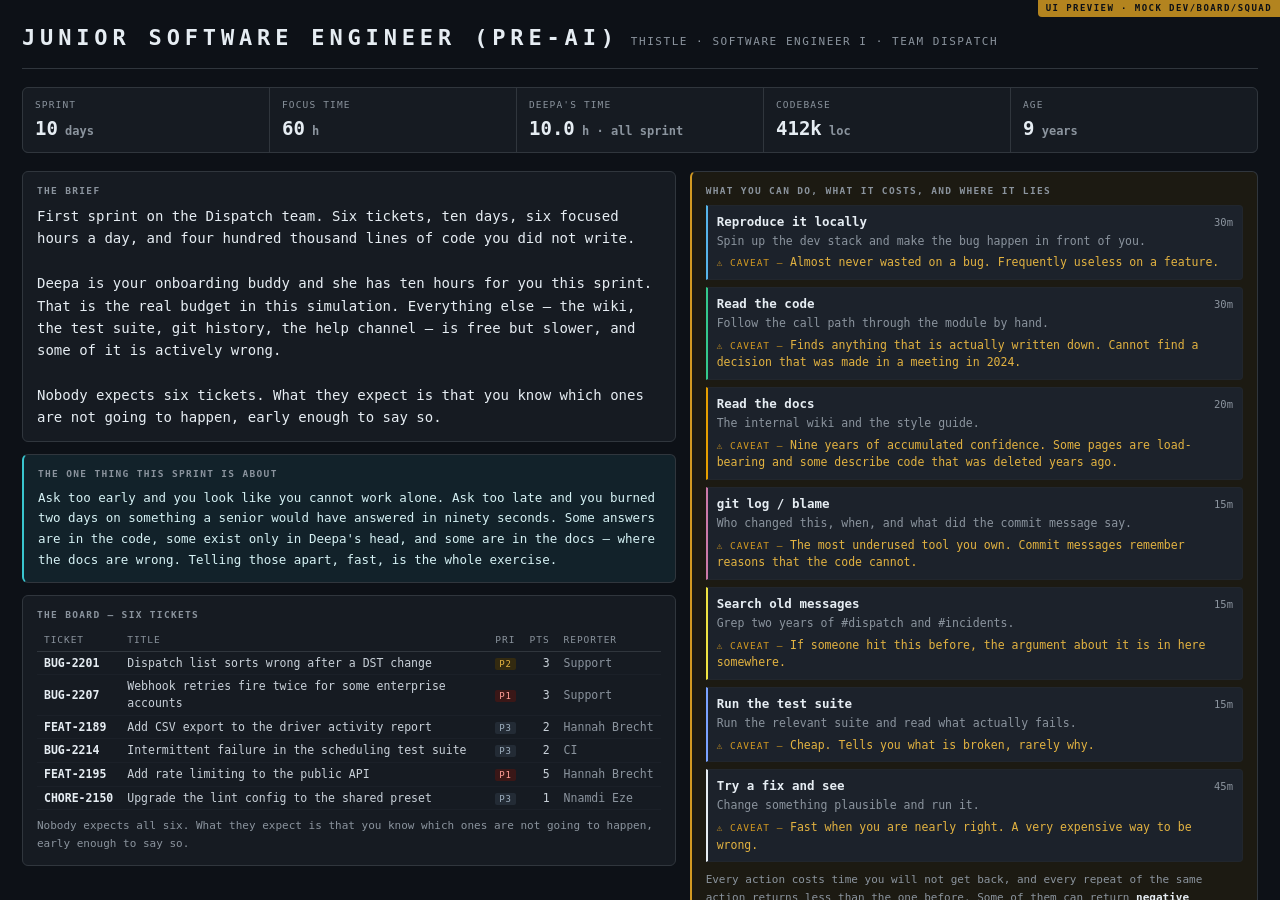
<file: JuniorEngineer/tools/ui_preview.html>
<!DOCTYPE html>
<html lang="en">
<head>
<meta charset="utf-8">
<meta name="viewport" content="width=device-width, initial-scale=1">
<title>Junior Software Engineer — UI PREVIEW (mock modules)</title>
<link rel="stylesheet" href="../sim/ui.css">
<style>
  /* preview-only chrome so nobody mistakes this for the real app */
  #preview-tag {
    position: fixed; top: 0; right: 0; z-index: 500;
    background: #d29922; color: #0d1117; font: 700 9px/1 ui-monospace, Menlo, monospace;
    letter-spacing: .16em; padding: 4px 8px; border-bottom-left-radius: 4px;
    pointer-events: none; opacity: .85;
  }
  #diag-out {
    position: fixed; left: 0; bottom: 0; z-index: 400; max-height: 46vh; overflow: auto;
    background: #0b0f14; color: #c9d1d9; font: 10px/1.5 ui-monospace, Menlo, monospace;
    border-top: 1px solid #30363d; padding: 8px 12px; margin: 0; width: 100%;
    white-space: pre-wrap;
  }
</style>
</head>
<body>

<div id="preview-tag">UI PREVIEW · MOCK DEV/BOARD/SQUAD</div>

<div id="jes-boot" style="padding:40px 32px;font:13px ui-monospace,Menlo,monospace;color:#8b949e">
  booting preview…
</div>

<script>
/* capture everything the page complains about, before anything else loads */
window.__ERRORS__ = [];
window.addEventListener('error', function (e) {
  window.__ERRORS__.push('error: ' + e.message + ' @' + (e.filename || '').split('/').pop() + ':' + e.lineno);
});
window.addEventListener('unhandledrejection', function (e) {
  window.__ERRORS__.push('unhandled rejection: ' + (e.reason && e.reason.message || e.reason));
});
(function () {
  var ce = console.error;
  console.error = function () {
    window.__ERRORS__.push('console.error: ' + Array.prototype.join.call(arguments, ' '));
    ce.apply(console, arguments);
  };
})();
</script>

<!-- REAL data, MOCK modules.
     ui_mocks.js defines window.Dev, window.Board and window.Squad, replacing
     sim/dev.js + sim/board.js + sim/squad.js. Only sim/ui.js and sim/ui.css
     are the real product files. -->
<script src="../data/repo.js"></script>

<script>
/* SPEC §1/§6: only dev.js may read ground truth, and ui.js must never call
   reveal() before the retro is submitted. Wrap it here — between repo.js and
   ui.js — and record the stack of every call so the harness can prove that no
   call ever originates in sim/ui.js. */
(function () {
  var orig = window.SIM_REPO.reveal;
  window.__REVEALS__ = [];
  window.SIM_REPO.reveal = function () {
    var stack = '';
    try { throw new Error('x'); } catch (e) { stack = String(e.stack || ''); }
    window.__REVEALS__.push(stack.split('\n').slice(1, 6).join(' | '));
    return orig.apply(this, arguments);
  };
})();
</script>

<script src="ui_mocks.js"></script>
<script src="../sim/ui.js"></script>

<script>
/* --------------------------------------------------------------------------
   PREVIEW-ONLY test driver. Does nothing unless you add a hash to the URL:

     ui_preview.html                -> normal manual preview (brief screen)
     ui_preview.html#auto=brief     -> the brief
     ui_preview.html#auto=fresh     -> desk on day 1, nothing estimated — work is gated shut
     ui_preview.html#auto=desk      -> desk, a few days in, actions run, one ask
     ui_preview.html#auto=merged    -> desk after a ticket was understood, tested and merged
     ui_preview.html#auto=ask       -> desk with the ask panel loaded with evidence
     ui_preview.html#auto=review    -> desk after a PR bounced, review in the feed
     ui_preview.html#auto=timeline  -> desk with the timeline board
     ui_preview.html#auto=burn      -> desk with the burn-up board
     ui_preview.html#auto=trust     -> desk with the trust board
     ui_preview.html#auto=abandon   -> desk + the hand-it-back modal
     ui_preview.html#auto=gate      -> desk + the standup gate modal
     ui_preview.html#auto=retro     -> the retro screen, filled in
     ui_preview.html#auto=debrief   -> the debrief, after a submitted retro
     ui_preview.html#auto=diag      -> desk + a layout/console dump in <pre id="diag-out">

   It drives the same controls a human would.
   -------------------------------------------------------------------------- */
(function () {
  function $(s) { return document.querySelector(s); }
  function click(sel) {
    var el = typeof sel === 'string' ? $(sel) : sel;
    if (el) el.click();
    return !!el;
  }
  function setVal(sel, v) {
    var el = typeof sel === 'string' ? $(sel) : sel;
    if (!el) return false;
    el.value = v;
    el.dispatchEvent(new Event('input', { bubbles: true }));
    return true;
  }
  function closeModal() {
    var ok = document.querySelector('#modal-layer.active [data-ok]');
    if (ok) { ok.click(); return true; }
    return false;
  }
  function estimate(tid, hours) {
    click('.tcard[data-tid="' + tid + '"]');
    setVal('#wk-estin', String(hours));
    click('#wk-estbtn');
  }
  function run(tid, aid, times) {
    click('.tcard[data-tid="' + tid + '"]');
    for (var i = 0; i < (times || 1); i++) click('[data-run="' + aid + '"]');
  }
  function ask(tid, to, text) {
    click('.tcard[data-tid="' + tid + '"]');
    click('[data-tgt="' + to + '"]');
    setVal('#ask-q', text);
    click('#ask-send');
  }

  function baseline() {
    click('#br-start');
    closeModal();                        // the day-1 kickoff gate
    click('#h-pause');                   // stop the clock so the setup is deterministic
    estimate('BUG-2201', 3);
    estimate('BUG-2207', 2.5);
    estimate('FEAT-2189', 4);
    estimate('BUG-2214', 2);
    estimate('FEAT-2195', 6);
    estimate('CHORE-2150', 1);
    run('BUG-2201', 'reproduce', 1);
    run('BUG-2201', 'read_code', 2);
    run('BUG-2201', 'read_docs', 1);
    run('BUG-2207', 'read_code', 3);
    run('BUG-2207', 'git_blame', 1);
    run('BUG-2207', 'just_try', 1);
    click('.tcard[data-tid="BUG-2207"]');
  }

  /* nothing estimated — the work panel is gated shut, which is the point */
  function fresh() {
    click('#br-start');
    closeModal();
    click('#h-pause');
  }

  /* the happy path: understood past 90, tested, reviewed, merged */
  function merged() {
    baseline();
    click('.tcard[data-tid="BUG-2201"]');
    for (var i = 0; i < 3; i++) click('[data-run="read_code"]');
    click('[data-run="run_tests"]');
    click('#wk-tests');
    click('#wk-impl');
    click('#wk-pr');
    window.Dev.advance(6);
    closeModal();
    click('.tcard[data-tid="BUG-2201"]');
  }

  function toReview() {
    baseline();
    ask('BUG-2207', 'deepa',
        'I have spent about ninety minutes on the duplicate webhook deliveries. I reproduced it on ' +
        'staging and read the delivery path; git blame points at a 2024 commit that says to talk to you. ' +
        'What am I missing?');
    run('BUG-2201', 'read_code', 2);
    click('.tcard[data-tid="BUG-2201"]');
    click('#wk-impl');
    click('#wk-pr');
    // let the clock run far enough for the review to land
    window.Dev.advance(6);
    closeModal();                        // whatever gate the calendar crossed
  }

  function fillRetro() {
    window.__JES_UI__.goRetro();
    setVal('#rt-narr',
      'I took the two bugs first because they looked concrete, and that was mostly right. BUG-2201 was ' +
      'entirely in the code and the wiki actively hurt me — I lost the better part of an hour to a page ' +
      'describing a class that no longer exists. BUG-2207 I sat on too long before asking Deepa; git blame ' +
      'was already telling me to go and ask on the first fifteen minutes and I ignored it because asking ' +
      'felt like admitting something.');
    setVal('#rt-diff',
      'Ask Hannah what a rate limit actually means before writing a line of FEAT-2195, and hand BUG-2214 ' +
      'back on day two instead of proving a known flake is a known flake.');
    click('#rt-submit');
  }

  function dump() {
    var out = document.createElement('pre');
    out.id = 'diag-out';
    var L = [];
    L.push('viewport: ' + window.innerWidth + ' x ' + window.innerHeight);
    L.push('document scroll: ' + document.documentElement.scrollWidth + ' x ' +
           document.documentElement.scrollHeight +
           '  (overflow: ' + (document.documentElement.scrollHeight > window.innerHeight ? 'YES — BAD' : 'no') +
           ' / ' + (document.documentElement.scrollWidth > window.innerWidth ? 'YES — BAD' : 'no') + ')');
    ['.hdr', '.p-board', '.p-work', '.p-plot', '.p-ask', '.p-feed'].forEach(function (s) {
      var el = document.querySelector(s);
      if (!el) { L.push(s + ': MISSING'); return; }
      var r = el.getBoundingClientRect();
      L.push(s + ': x=' + Math.round(r.x) + ' y=' + Math.round(r.y) +
             ' w=' + Math.round(r.width) + ' h=' + Math.round(r.height) +
             ' bottom=' + Math.round(r.bottom) +
             (r.bottom > window.innerHeight + 1 ? '  ← CLIPPED' : ''));
    });
    ['#b-board', '#wk-acts', '.p-ask .panel-bd', '#fd-body'].forEach(function (s) {
      var el = document.querySelector(s);
      if (!el) { L.push(s + ': MISSING'); return; }
      L.push(s + ': scrollH=' + el.scrollHeight + ' clientH=' + el.clientHeight +
             (el.scrollHeight > el.clientHeight ? ' (inner scroll — fine)' : ''));
    });
    L.push('errors: ' + (window.__ERRORS__.length ? '\n  ' + window.__ERRORS__.join('\n  ') : 'none'));
    out.textContent = L.join('\n');
    document.body.appendChild(out);
  }

  setTimeout(function () {
    if (!document.getElementById('preview-tag')) {
      var t = document.createElement('div');
      t.id = 'preview-tag';
      t.textContent = 'UI PREVIEW · MOCK DEV/BOARD/SQUAD';
      document.body.appendChild(t);
    }
    var m = /auto=([a-z]+)/.exec(location.hash || '');
    if (!m) return;
    var mode = m[1];
    try {
      if (mode === 'brief') { /* nothing — the brief is the boot screen */ }
      else if (mode === 'desk') { baseline(); }
      else if (mode === 'fresh') { fresh(); }
      else if (mode === 'merged') { merged(); }
      else if (mode === 'ask') {
        baseline();
        click('.tcard[data-tid="BUG-2207"]');
        click('[data-tgt="deepa"]');
        setVal('#ask-q',
          'I have been on the duplicate webhook deliveries for about two hours. I reproduced it, read the ' +
          'delivery path twice, and git blame points at a 2024 commit whose message says to talk to you ' +
          'before changing anything. What is the flag actually for?');
      }
      else if (mode === 'review') { toReview(); }
      else if (mode === 'timeline') { baseline(); window.__JES_UI__.setPlotTab('timeline'); }
      else if (mode === 'burn') { baseline(); window.__JES_UI__.setPlotTab('burn'); }
      else if (mode === 'trust') { baseline(); window.__JES_UI__.setPlotTab('trust'); }
      else if (mode === 'abandon') { baseline(); click('#wk-abandon'); }
      else if (mode === 'gate') { baseline(); window.__JES_UI__.gate('standup'); }
      else if (mode === 'retro') { toReview(); window.__JES_UI__.goRetro(); }
      else if (mode === 'debrief') { toReview(); fillRetro(); setTimeout(closeModal, 500); }
      else if (mode === 'debriefgate') { toReview(); fillRetro(); }
      else if (mode === 'diag') { toReview(); setTimeout(dump, 250); }
    } catch (e) {
      window.__ERRORS__.push('driver: ' + (e && e.message ? e.message : e));
      if (window.console) console.error(e);
    }
  }, 120);
})();
</script>

</body>
</html>
</file>
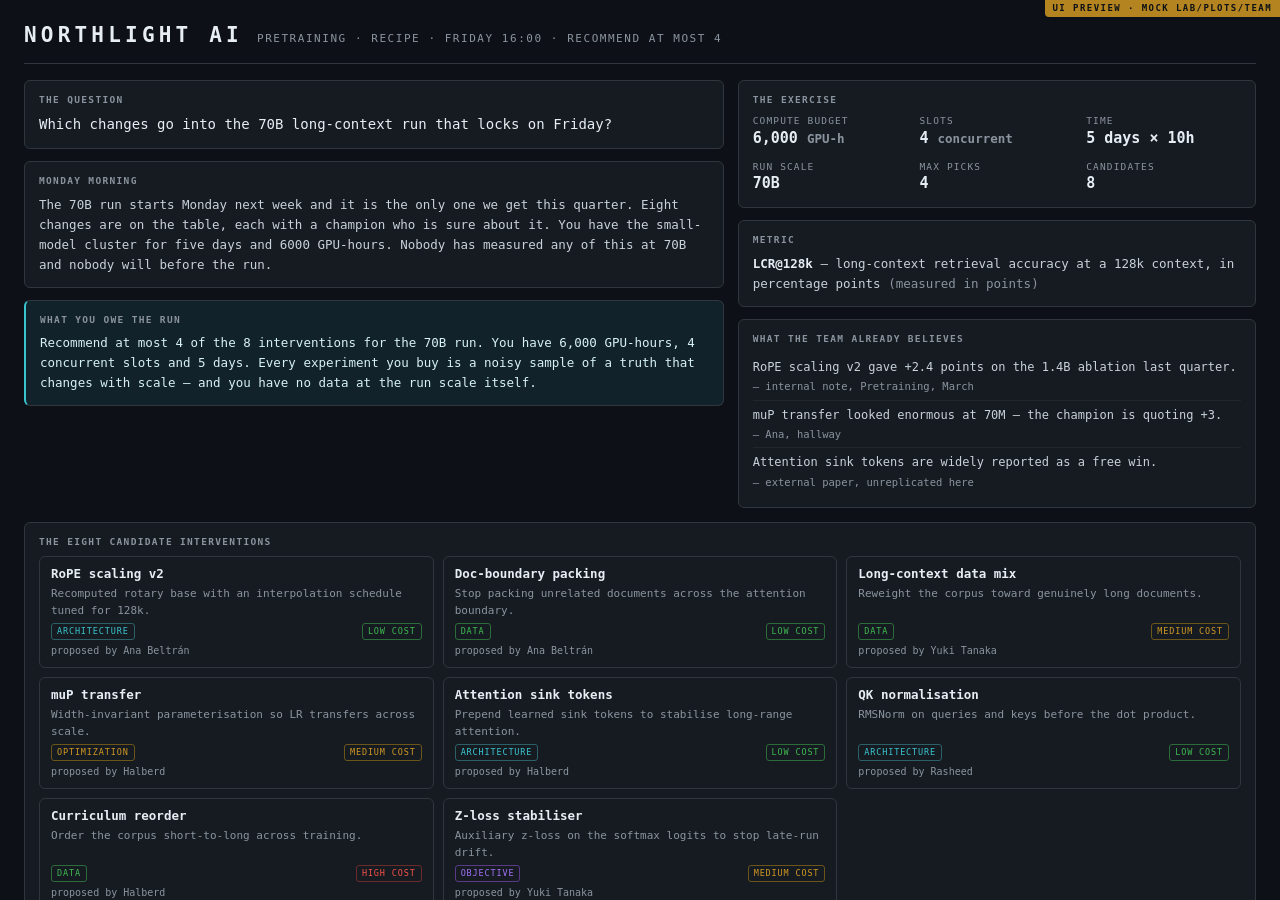
<file: MLResearcher/tools/ui_preview.html>
<!DOCTYPE html>
<html lang="en">
<head>
<meta charset="utf-8">
<meta name="viewport" content="width=device-width, initial-scale=1">
<title>ML Researcher — UI PREVIEW (mock modules)</title>
<link rel="stylesheet" href="../sim/ui.css">
<style>
  /* preview-only chrome so nobody mistakes this for the real app */
  #preview-tag {
    position: fixed; top: 0; right: 0; z-index: 500;
    background: #d29922; color: #0d1117; font: 700 9px/1 ui-monospace, Menlo, monospace;
    letter-spacing: .16em; padding: 4px 8px; border-bottom-left-radius: 4px;
    pointer-events: none; opacity: .85;
  }
</style>
</head>
<body>

<div id="preview-tag">UI PREVIEW · MOCK LAB/PLOTS/TEAM</div>

<div id="mls-boot" style="padding:40px 32px;font:13px ui-monospace,Menlo,monospace;color:#8b949e">
  booting preview…
</div>

<!-- MOCKS INSTEAD OF THE REAL MODULES.
     ui_mocks.js defines window.SIM_WORLD, window.Lab, window.Plots and window.Team
     in one file, replacing data/world.js + sim/lab.js + sim/plots.js + sim/team.js.
     Only sim/ui.js and sim/ui.css below are the real product files. -->
<script src="ui_mocks.js"></script>

<script>
/* PREVIEW ONLY — when a driver hash is present, take the wall clock away from
   the mock Lab so the scripted driver advances time deterministically with the
   same +1h / NEXT RESULT buttons a human would use. Without this, headless
   Chrome's --virtual-time-budget runs the whole week in the first millisecond.
   The real product never touches this path. */
(function () {
  if (!/auto=/.test(location.hash || '')) return;
  window.__realLabStart = window.Lab.start;
  window.Lab.start = function () { /* manual clock in driver mode */ };
  window.Lab.resume = function () { /* manual clock in driver mode */ };
})();
</script>

<script src="../sim/ui.js"></script>

<script>
/* --------------------------------------------------------------------------
   PREVIEW-ONLY test driver. Does nothing unless a hash is present:

     ui_preview.html                 -> manual preview (brief screen)
     #auto=brief                     -> brief screen
     #auto=design                    -> lab console, designer primed with an
                                        experiment that is TOO NOISY for the
                                        stated prediction (the teaching moment)
     #auto=lab                       -> lab console with jobs running + results
     #auto=gate                      -> lab console with the midweek gate open
     #auto=kill                      -> lab console with the kill-confirm modal
     #auto=readout                   -> readout screen with evidence populated
     #auto=debrief                   -> full run through to the debrief
     #auto=copy                      -> debrief + the copy-to-clipboard fallback
     #auto=diag                      -> layout diagnostics into <pre id="diag-out">

   It only clicks the same controls a human would.
   -------------------------------------------------------------------------- */
(function () {
  setTimeout(function () {
    if (!document.getElementById('preview-tag')) {
      var t = document.createElement('div');
      t.id = 'preview-tag';
      t.textContent = 'UI PREVIEW · MOCK LAB/PLOTS/TEAM';
      document.body.appendChild(t);
    }
  }, 60);

  var m = /auto=([a-z]+)/.exec(location.hash || '');
  if (!m) return;
  var target = m[1];
  var log = function (s) { console.log('[driver] ' + s); };
  var sleep = function (ms) { return new Promise(function (r) { setTimeout(r, ms); }); };
  var $ = function (sel) { return document.querySelector(sel); };
  var click = function (sel) {
    var e = typeof sel === 'string' ? $(sel) : sel;
    if (e) { e.click(); return true; }
    log('MISSING ' + sel); return false;
  };
  var setVal = function (sel, v) {
    var e = $(sel);
    if (!e) { log('MISSING ' + sel); return; }
    e.value = String(v);
    e.dispatchEvent(new Event('input', { bubbles: true }));
  };
  var dismissModal = function () {
    var b = $('#modal-layer.active [data-ok]');
    if (b) { b.click(); return true; }
    return false;
  };

  function pickIvs(ids) {
    document.querySelectorAll('#d-ivs .iv-row').forEach(function (r) {
      var on = r.classList.contains('is-on');
      var want = ids.indexOf(r.getAttribute('data-iv')) >= 0;
      if (on !== want) r.click();
    });
  }
  function setScale(s) { click('#d-scale [data-scale="' + s + '"]'); }
  function setSteps(s) { click('#d-steps [data-steps="' + s + '"]'); }
  function setSeeds(n) {
    var b = $('#d-seedbtns [data-seed="' + n + '"]');
    if (b) b.click(); else setVal('#d-seeds', n);
  }

  async function design(ids, scale, steps, seeds, hyp, pred, lo, hi) {
    pickIvs(ids); setScale(scale); setSteps(steps); setSeeds(seeds);
    await sleep(30);
    setVal('#d-hyp', hyp);
    setVal('#d-pred', pred); setVal('#d-cilo', lo); setVal('#d-cihi', hi);
    await sleep(30);
  }
  async function launch(ids, scale, steps, seeds, hyp, pred, lo, hi) {
    await design(ids, scale, steps, seeds, hyp, pred, lo, hi);
    click('#d-launch');
    await sleep(40);
  }
  function advance(times) {
    for (var i = 0; i < times; i++) click('#l-next');
  }

  async function intoLab() {
    await sleep(200);
    click('#b-go');
    await sleep(250);
    dismissModal();          /* the Monday plan gate */
    await sleep(120);
  }

  async function runExperiments() {
    await launch(['rope_scaling_v2'], '300m', 'std', 2,
      'RoPE v2 should help long-context retrieval at every scale; a null result at 300M would surprise me.',
      2.5, 1.0, 4.0);
    await launch(['long_ctx_data_mix'], '1p4b', 'std', 2,
      'The long-context mix should get stronger with scale, so measure it as high as I can afford.',
      2.0, 0.5, 3.5);
    await launch(['mup_transfer'], '70m', 'std', 1,
      'Halberd claim muP is worth +3 at 70M. One seed to see whether it is even worth replicating.',
      3.0, 1.5, 4.5);
    await launch(['doc_packing_boundary', 'long_ctx_data_mix'], '300m', 'std', 3,
      'Packing and the data mix are the same idea applied twice; I expect them to interact positively.',
      4.0, 2.0, 6.0);
    advance(6);
    await sleep(120);
    dismissModal();
    await sleep(60);
    await launch(['attn_sink_tokens'], '1p4b', 'std', 3,
      'Sink tokens are reported positive but never replicated here. Measure high enough to see a sign flip.',
      1.1, -0.5, 2.5);
    await launch(['qk_norm'], '300m', 'std', 2,
      'QK norm should be a small stable win; predicting under a point.',
      0.8, 0.0, 1.6);
    advance(8);
    await sleep(150);
    dismissModal();
    await sleep(60);
    advance(6);
    await sleep(150);
    dismissModal();
  }

  async function run() {
    if (target === 'brief') { await sleep(250); return log('stopped at brief'); }

    if (target === 'design') {
      await intoLab();
      /* the single most important screen: an experiment too noisy to answer
         the question the researcher says they are asking */
      await design(['attn_sink_tokens'], '70m', 'short', 1,
        'Sink tokens should give about half a point at every scale; anything negative would surprise me.',
        0.5, -0.2, 1.2);
      await sleep(200);
      return log('stopped on the designer with a too-noisy experiment');
    }

    if (target === 'kill') {
      await intoLab();
      await launch(['long_ctx_data_mix'], '7b', 'std', 2,
        'The mix should be biggest at the largest scale I can buy; this is the anchor experiment.',
        3.2, 1.8, 4.6);
      click('#l-adv4'); click('#l-adv4'); click('#l-adv4');
      await sleep(150);
      dismissModal();
      await sleep(100);
      click('#j-body [data-kill]');
      await sleep(200);
      return log('kill confirm open');
    }

    if (target === 'gate') {
      await intoLab();
      await launch(['rope_scaling_v2'], '300m', 'std', 2,
        'RoPE v2 should help long-context retrieval at every scale I can measure.',
        2.5, 1.0, 4.0);
      /* walk to Wednesday 14:00 -> the midweek gate */
      for (var i = 0; i < 30; i++) { click('#l-adv1'); if ($('#modal-layer.active')) break; }
      await sleep(250);
      return log('gate open: ' + (($('#modal-layer .modal-hd h3') || {}).textContent || 'NONE'));
    }

    await intoLab();
    await runExperiments();
    await sleep(200);

    if (target === 'lab' || target === 'diag') {
      /* leave one job running so the progress bars are visible */
      await launch(['z_loss_stabilizer'], '1p4b', 'std', 2,
        'Z-loss should be a small reliable win; mostly checking it does not hurt long context.',
        1.4, 0.4, 2.4);
      await sleep(150);
      click('#l-adv1');
      await sleep(200);
      dismissModal();
      await sleep(150);
    }

    if (target === 'diag') {
      var out = document.createElement('pre');
      out.id = 'diag-out';
      var rects = {};
      ['scr-lab', 'd-prev', 'pl-scaling', 'pl-forest', 'j-body', 'r-body', 'feed-body'].forEach(function (k) {
        var e = document.getElementById(k);
        if (!e) { rects[k] = 'MISSING'; return; }
        var r = e.getBoundingClientRect();
        rects[k] = [Math.round(r.left), Math.round(r.top), Math.round(r.width), Math.round(r.height)];
      });
      var cv = document.getElementById('pl-scaling');
      out.textContent = JSON.stringify({
        viewport: [window.innerWidth, window.innerHeight],
        pageScroll: [document.documentElement.scrollWidth, document.documentElement.scrollHeight],
        overflowX: document.documentElement.scrollWidth > window.innerWidth,
        overflowY: document.documentElement.scrollHeight > window.innerHeight,
        rects: rects,
        canvasAttr: cv ? [cv.width, cv.height] : null,
        dpr: window.devicePixelRatio,
        results: (window.UI._state() || {}).results.length,
        running: (window.UI._state() || {}).running.length,
        feed: window.UI._feed().length,
        preview: window.UI._preview(),
        plotErrs: ['pl-scaling-err', 'pl-forest-err'].map(function (k) {
          var e = document.getElementById(k);
          return e && !e.classList.contains('hidden') ? e.textContent : null;
        })
      }, null, 1);
      document.body.appendChild(out);
      return log('diag written');
    }

    if (target === 'lab') return log('stopped on the lab console');

    /* readout / debrief */
    click('#l-readout');
    await sleep(250);
    ['rope_scaling_v2', 'long_ctx_data_mix', 'doc_packing_boundary', 'attn_sink_tokens'].forEach(function (i) {
      var c = document.querySelector('#ro-cards [data-ro="' + i + '"]');
      if (c) c.click();
    });
    setVal('#ro-conf', 75);
    setVal('#ro-rat',
      'RoPE v2 and the long-context mix both measured clear of zero, the mix at 1.4B where it is ' +
      'strongest. Packing is included for its interaction with the mix, which I measured directly. ' +
      'Sink tokens are the risk: I measured them at 1.4B only and the sign may not hold at 70B.');
    await sleep(200);

    if (target === 'readout') return log('stopped on the readout');

    click('#ro-submit');
    await sleep(150);
    dismissModal();       /* untested-picks confirm, if any */
    await sleep(400);

    var out2 = document.createElement('pre');
    out2.id = 'diag-out';
    out2.textContent = JSON.stringify({
      onDebrief: document.getElementById('scr-debrief').classList.contains('active'),
      grade: (document.getElementById('db-grade') || {}).textContent,
      score: window.UI._score(),
      verdictRows: document.querySelectorAll('#db-verdict tr').length,
      calibRows: document.querySelectorAll('#db-calibrows tr').length,
      comboRows: document.querySelectorAll('#db-combo tr').length,
      truthErr: (function () {
        var e = document.getElementById('db-truth-err');
        return e && !e.classList.contains('hidden') ? e.textContent : null;
      })(),
      truthPixels: (function () {
        var cv = document.getElementById('db-truth');
        if (!cv) return 'no canvas';
        var r = cv.getBoundingClientRect();
        try {
          var d = cv.getContext('2d').getImageData(0, 0, cv.width, cv.height).data;
          var nonBg = 0;
          for (var i = 0; i < d.length; i += 4) {
            if (Math.abs(d[i] - 17) > 6 || Math.abs(d[i + 1] - 22) > 6 || Math.abs(d[i + 2] - 29) > 6) nonBg++;
          }
          return { attr: [cv.width, cv.height], rect: [Math.round(r.width), Math.round(r.height)], nonBg: nonBg };
        } catch (e) { return 'err ' + e.message; }
      })()
    }, null, 1);
    document.body.appendChild(out2);
    if (target === 'copy') { click('#db-copy'); await sleep(300); }
    /* headless screenshots occasionally capture before the last canvas paint —
       nudge a repaint so the truth plot is definitely composited */
    window.dispatchEvent(new Event('resize'));
    await sleep(400);
    log('landed on debrief');
  }

  window.addEventListener('load', function () { run(); });
})();
</script>

</body>
</html>
</file>
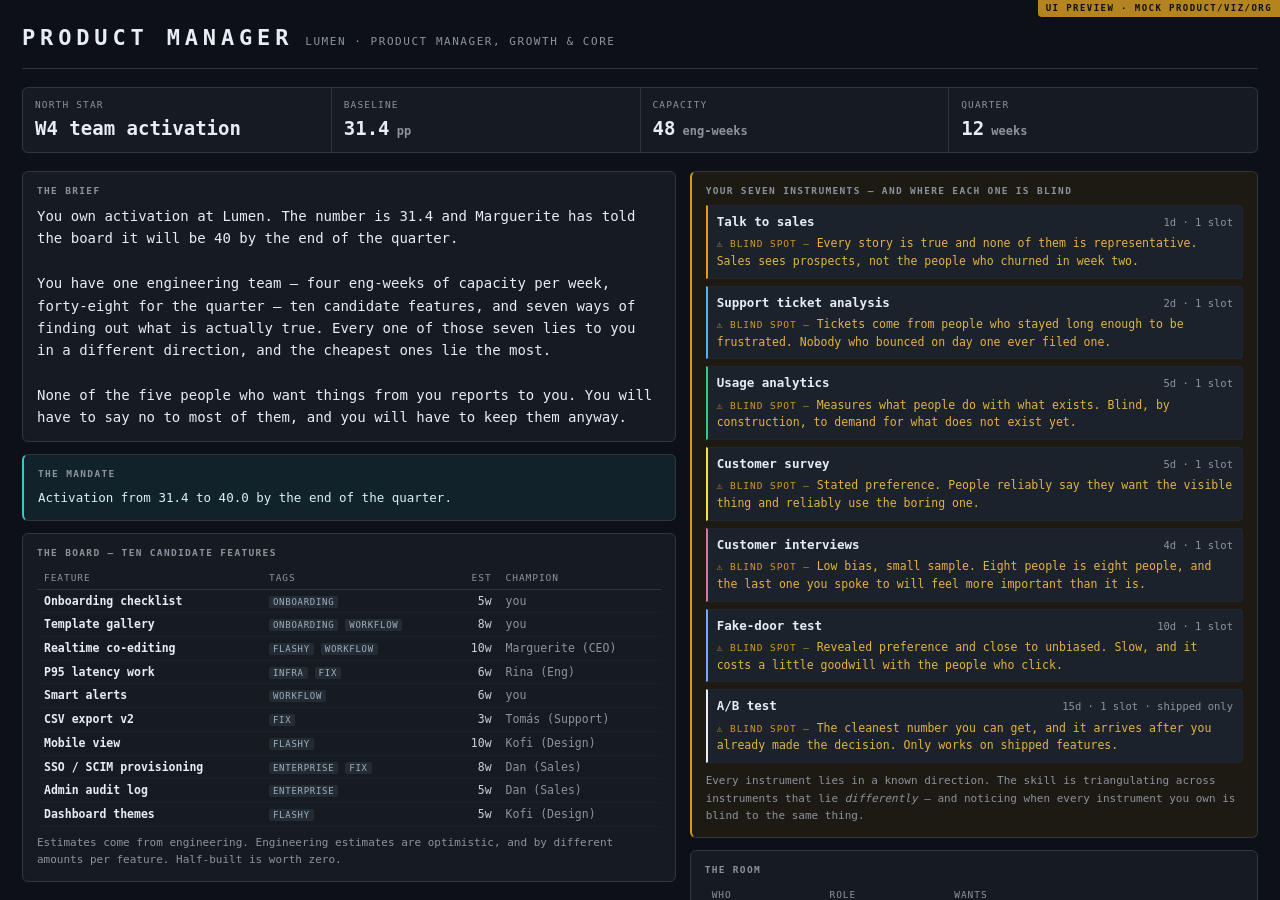
<file: ProductManager/tools/ui_preview.html>
<!DOCTYPE html>
<html lang="en">
<head>
<meta charset="utf-8">
<meta name="viewport" content="width=device-width, initial-scale=1">
<title>Product Manager — UI PREVIEW (mock modules)</title>
<link rel="stylesheet" href="../sim/ui.css">
<style>
  /* preview-only chrome so nobody mistakes this for the real app */
  #preview-tag {
    position: fixed; top: 0; right: 0; z-index: 500;
    background: #d29922; color: #0d1117; font: 700 9px/1 ui-monospace, Menlo, monospace;
    letter-spacing: .16em; padding: 4px 8px; border-bottom-left-radius: 4px;
    pointer-events: none; opacity: .85;
  }
  #diag-out {
    position: fixed; left: 0; bottom: 0; z-index: 400; max-height: 46vh; overflow: auto;
    background: #0b0f14; color: #c9d1d9; font: 10px/1.5 ui-monospace, Menlo, monospace;
    border-top: 1px solid #30363d; padding: 8px 12px; margin: 0; width: 100%;
    white-space: pre-wrap;
  }
</style>
</head>
<body>

<div id="preview-tag">UI PREVIEW · MOCK PRODUCT/VIZ/ORG</div>

<div id="pms-boot" style="padding:40px 32px;font:13px ui-monospace,Menlo,monospace;color:#8b949e">
  booting preview…
</div>

<script>
/* capture everything the page complains about, before anything else loads */
window.__ERRORS__ = [];
window.addEventListener('error', function (e) {
  window.__ERRORS__.push('error: ' + e.message + ' @' + (e.filename || '').split('/').pop() + ':' + e.lineno);
});
window.addEventListener('unhandledrejection', function (e) {
  window.__ERRORS__.push('unhandled rejection: ' + (e.reason && e.reason.message || e.reason));
});
(function () {
  var ce = console.error;
  console.error = function () {
    window.__ERRORS__.push('console.error: ' + Array.prototype.join.call(arguments, ' '));
    ce.apply(console, arguments);
  };
})();
</script>

<!-- REAL data, MOCK modules.
     ui_mocks.js defines window.Product, window.Viz and window.Org, replacing
     sim/product.js + sim/viz.js + sim/org.js. Only sim/ui.js and sim/ui.css
     below are the real product files. -->
<script src="../data/company.js"></script>
<script src="ui_mocks.js"></script>
<script src="../sim/ui.js"></script>

<script>
/* --------------------------------------------------------------------------
   PREVIEW-ONLY test driver. Does nothing unless you add a hash to the URL:

     ui_preview.html                -> normal manual preview (brief screen)
     ui_preview.html#auto=brief     -> the brief
     ui_preview.html#auto=desk      -> desk, ~6 weeks in, research + commits
     ui_preview.html#auto=caveat    -> desk with an instrument picked, caveat showing
     ui_preview.html#auto=commit    -> desk + the commit dialog open
     ui_preview.html#auto=drop      -> desk + the drop dialog open
     ui_preview.html#auto=over      -> desk with capacity over-committed (alarm state)
     ui_preview.html#auto=gate      -> desk + the mid-quarter gate modal
     ui_preview.html#auto=qbr       -> the QBR screen, filled in
     ui_preview.html#auto=debrief   -> the debrief, after a submitted QBR
     ui_preview.html#auto=diag      -> desk + a layout/console dump in <pre id="diag-out">

   It only drives the same controls a human would.
   -------------------------------------------------------------------------- */
(function () {
  setTimeout(function () {
    if (!document.getElementById('preview-tag')) {
      var t = document.createElement('div');
      t.id = 'preview-tag';
      t.textContent = 'UI PREVIEW · MOCK PRODUCT/VIZ/ORG';
      document.body.appendChild(t);
    }
  }, 60);

  var m = /auto=([a-z]+)/.exec(location.hash || '');
  if (!m) return;
  var target = m[1];

  var log = function (s) { console.log('[driver] ' + s); };
  var sleep = function (ms) { return new Promise(function (r) { setTimeout(r, ms); }); };
  var $ = function (s) { return document.querySelector(s); };
  var click = function (sel) {
    var e = typeof sel === 'string' ? $(sel) : sel;
    if (e) { e.click(); return true; }
    log('MISSING ' + sel);
    window.__ERRORS__.push('driver: missing selector ' + sel);
    return false;
  };
  var setVal = function (sel, v) {
    var e = $(sel);
    if (!e) { window.__ERRORS__.push('driver: missing input ' + sel); return; }
    e.value = v;
    e.dispatchEvent(new Event('input', { bubbles: true }));
    e.dispatchEvent(new Event('change', { bubbles: true }));
  };
  var UI = function () { return window.__PMS_UI__; };

  async function enterDesk() {
    click('#br-start');
    await sleep(120);
    click('.modal [data-ok]');            // week-1 roadmap gate
    await sleep(80);
    if ($('#h-pause') && $('#h-pause').textContent === 'PAUSE') click('#h-pause');
    await sleep(40);
  }

  async function doResearch(fid, iid) {
    UI().setResearch(fid, iid, false);
    await sleep(30);
    var ack = $('#rs-ack');
    if (ack) { ack.checked = true; ack.dispatchEvent(new Event('change', { bubbles: true })); }
    await sleep(20);
    click('#rs-run');
    await sleep(40);
  }

  async function doCommit(fid, impact, rationale) {
    UI().openCommit(fid);
    await sleep(60);
    setVal('#cm-impact', String(impact));
    setVal('#cm-rat', rationale);
    await sleep(20);
    click('.modal [data-ok]');
    await sleep(40);
  }

  function advance(n) {
    try { window.Product.advance(n); } catch (e) { window.__ERRORS__.push('advance threw: ' + e.message); }
    try { UI().refresh(); } catch (e) {}
    var ok = document.querySelector('.modal.gate [data-ok]');
    if (ok) ok.click();
  }

  async function playSome() {
    await enterDesk();
    await doResearch('onboarding_checklist', 'interviews');
    await doResearch('sso_scim', 'sales_anecdote');
    advance(6);
    await doCommit('onboarding_checklist', 3.5,
      'Interviews and the empty-state complaints both point here. Cheapest thing on the board that touches activation directly.');
    advance(8);
    await doResearch('dashboard_themes', 'survey');
    await doResearch('perf_p95_latency', 'support_tickets');
    advance(10);
    await doCommit('perf_p95_latency', 2.0,
      'Top ticket driver per support, and Rina has wanted it for two quarters. Boring, real, and she will tell me the truth about the estimate.');
    advance(8);
    await sleep(60);
    dismissGate();
    await sleep(40);
  }

  /* gates fire on their own as the weeks pass — clear any that are open */
  function dismissGate() {
    var ok = $('.modal.gate [data-ok]');
    if (ok) { ok.click(); log('dismissed a gate'); }
  }

  function dumpDiag() {
    var L = [];
    var pad = function (s, n) { s = String(s); while (s.length < n) s += ' '; return s; };
    L.push('viewport ' + window.innerWidth + 'x' + window.innerHeight +
           '  doc ' + document.documentElement.scrollWidth + 'x' + document.documentElement.scrollHeight);
    var vScroll = document.documentElement.scrollHeight > window.innerHeight + 1;
    var hScroll = document.documentElement.scrollWidth > window.innerWidth + 1;
    L.push('PAGE SCROLL: vertical=' + (vScroll ? 'YES (BAD)' : 'no') + '  horizontal=' + (hScroll ? 'YES (BAD)' : 'no'));
    L.push('');
    ['.hdr', '.p-board', '.p-viz', '.p-research', '.p-roadmap', '.p-gantt', '.p-order', '.p-feed']
      .forEach(function (sel) {
        var e = $(sel);
        if (!e) { L.push(pad(sel, 14) + ' MISSING'); return; }
        var r = e.getBoundingClientRect();
        var overflow = '';
        if (e.scrollHeight > e.clientHeight + 2) overflow += ' scrollY(' + e.scrollHeight + '>' + e.clientHeight + ')';
        if (e.scrollWidth > e.clientWidth + 2) overflow += ' scrollX(' + e.scrollWidth + '>' + e.clientWidth + ')';
        var clipped = (r.bottom > window.innerHeight + 1 || r.right > window.innerWidth + 1) ? '  CLIPPED' : '';
        L.push(pad(sel, 14) + pad(Math.round(r.left) + ',' + Math.round(r.top), 12) +
               pad(Math.round(r.width) + 'x' + Math.round(r.height), 12) + overflow + clipped);
      });
    L.push('');
    /* the research caveat must be visible without scrolling the panel */
    var cav = $('#rs-cav .caveat');
    if (cav) {
      var cr = cav.getBoundingClientRect();
      var pr = $('.p-research').getBoundingClientRect();
      L.push('CAVEAT visible-in-panel: ' +
        (cr.top >= pr.top - 1 && cr.bottom <= pr.bottom + 1 ? 'YES' : 'NO (BAD)') +
        '  rect ' + Math.round(cr.width) + 'x' + Math.round(cr.height));
      L.push('CAVEAT text: ' + ($('#rs-cav .cav-tx') || {}).textContent);
    } else L.push('CAVEAT: not rendered');
    var run = $('#rs-run');
    if (run) L.push('RUN BUTTON: "' + run.textContent + '" disabled=' + run.disabled);
    var cw = $('#h-capwarn');
    if (cw) L.push('CAPACITY WARN: "' + cw.textContent + '" over-class=' + ($('#h-cap').classList.contains('is-over')));
    var canv = document.querySelectorAll('canvas');
    L.push('canvases: ' + canv.length + ' ' + Array.prototype.map.call(canv, function (c) {
      return c.id + '(' + c.width + 'x' + c.height + ')';
    }).join(' '));
    L.push('');
    L.push('ERRORS (' + window.__ERRORS__.length + '):');
    window.__ERRORS__.forEach(function (e) { L.push('  ' + e); });
    var pre = document.createElement('pre');
    pre.id = 'diag-out';
    pre.textContent = L.join('\n');
    document.body.appendChild(pre);
    console.log('[diag]\n' + L.join('\n'));
  }

  setTimeout(async function () {
    try {
      if (target === 'brief') { /* nothing to do */ }
      else if (target === 'caveat') {
        await enterDesk();
        advance(9);
        UI().setResearch('onboarding_checklist', 'support_tickets', false);
      }
      else if (target === 'commit') {
        await playSome();
        UI().openCommit('realtime_collab');
      }
      else if (target === 'drop') {
        await playSome();
        UI().openDrop('perf_p95_latency');
      }
      else if (target === 'over') {
        await enterDesk();
        advance(30);
        await doCommit('realtime_collab', 4.0, 'The CEO wants it and Kestrel shipped theirs. Ten weeks, allegedly.');
        await doCommit('mobile_view', 2.5, 'Design and the CEO both want it and I have not found a way to say no yet.');
        await doCommit('template_gallery', 3.0, 'Pairs with onboarding. If the checklist lands this compounds with it.');
        await doCommit('sso_scim', 1.0, 'Northwind is 180k and Dan has asked four times. Revenue, not activation.');
      }
      else if (target === 'gate') {
        await playSome();
        UI().gate('midqtr');
      }
      else if (target === 'qbr' || target === 'debrief') {
        await playSome();
        advance(60);
        await sleep(120);
        if (!document.getElementById('scr-qbr').classList.contains('active')) UI().goQBR();
        await sleep(80);
        setVal('#qb-narr',
          'I bet the quarter on activation and treated every other ask as a revenue problem wearing an ' +
          'activation costume. Onboarding checklist first because interviews and the empty-state complaints ' +
          'agreed and nothing else did. Latency second because support was the one instrument measuring ' +
          'something it can actually see. I said no to SSO on the metric and yes to it on the revenue roadmap, ' +
          'and I told Dan that on the day rather than in week eleven. What I got wrong: I ran the survey on ' +
          'themes and it told me exactly what stated preference always tells you.');
        setVal('#qb-claim', '5.5');
        if (target === 'debrief') {
          await sleep(60);
          click('#qb-submit');
          await sleep(700);
          click('.modal [data-ok]');   /* the week-12 QBR gate lands on the debrief */
          await sleep(120);
        }
      }
      else { /* desk, diag */
        await playSome();
      }
      await sleep(260);
      if (target === 'diag') dumpDiag();
      window.__DRIVER_DONE__ = true;
      log('done: ' + target);
    } catch (e) {
      window.__ERRORS__.push('driver threw: ' + e.message);
      window.__DRIVER_DONE__ = true;
      console.error('[driver] threw', e);
    }
  }, 220);
})();
</script>

</body>
</html>
</file>
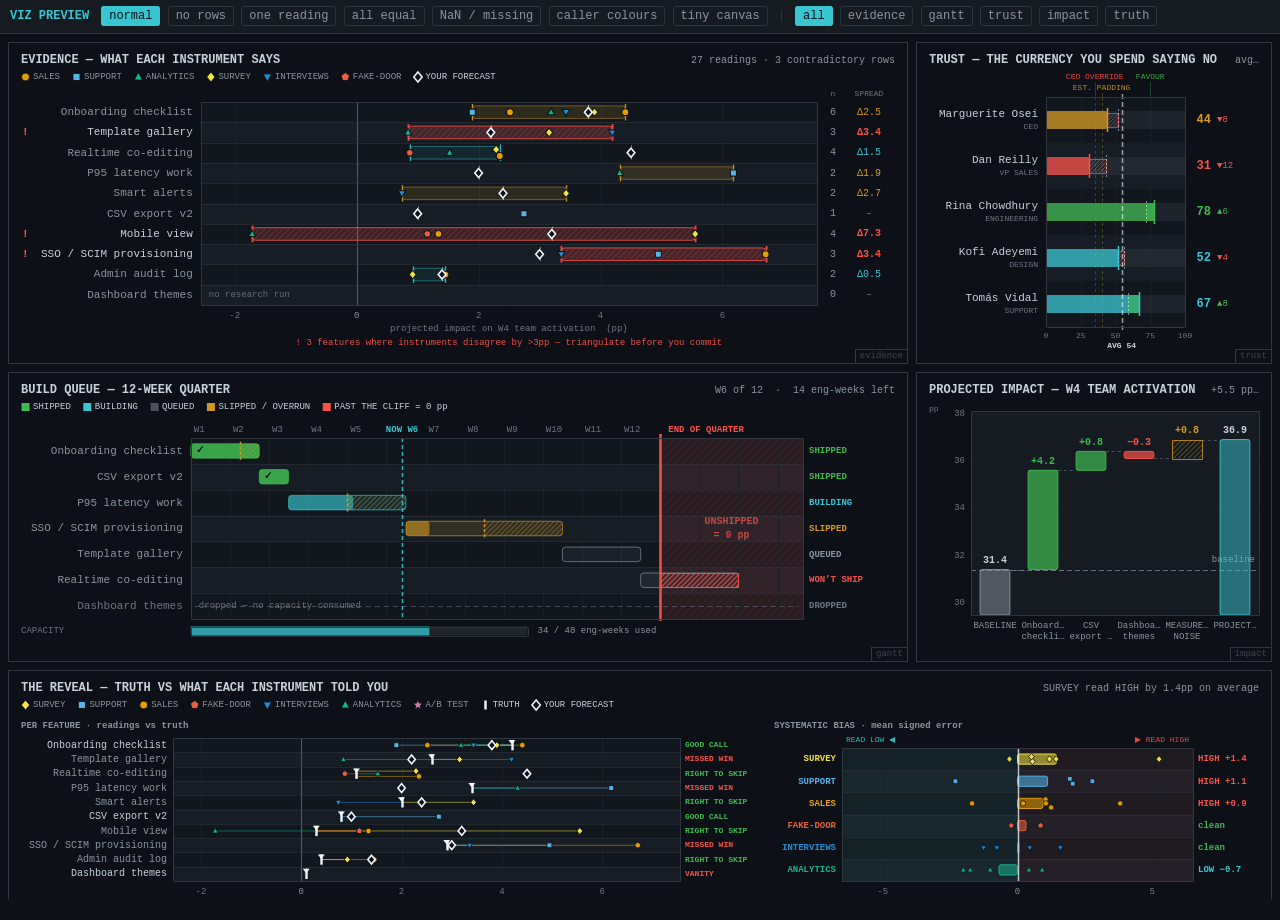
<file: ProductManager/tools/viz_preview.html>
<!DOCTYPE html>
<html lang="en">
<head>
<meta charset="utf-8">
<title>Viz preview — Product Manager sim</title>
<style>
  :root{
    --bg:#0d1117; --panel:#161b22; --border:#30363d; --text:#c9d1d9;
    --dim:#8b949e; --accent:#39c5cf; --bad:#f85149;
  }
  *{box-sizing:border-box}
  html,body{margin:0;padding:0;background:var(--bg);color:var(--text);
    font:12px/1.4 ui-monospace,SFMono-Regular,"SF Mono",Menlo,Consolas,monospace;
    font-variant-numeric:tabular-nums;overflow:hidden}
  #bar{display:flex;align-items:center;gap:6px;padding:6px 10px;height:34px;
    border-bottom:1px solid var(--border);background:var(--panel);white-space:nowrap;overflow:hidden}
  #bar b{color:var(--accent);font-weight:600;margin-right:6px}
  #bar .sep{color:var(--border);margin:0 4px}
  a.btn,button{background:transparent;border:1px solid var(--border);color:var(--dim);
    font:inherit;padding:2px 7px;cursor:pointer;text-decoration:none;border-radius:3px}
  a.btn:hover,button:hover{color:var(--text);border-color:var(--dim)}
  a.btn.on,button.on{color:var(--bg);background:var(--accent);border-color:var(--accent)}
  #err{color:var(--bad);margin-left:auto;padding-right:6px}
  #grid{display:grid;gap:8px;padding:8px;height:calc(100vh - 34px)}
  #grid.multi{grid-template-columns:900px 1fr;grid-template-rows:322px 290px 250px}
  #grid.multi .wide{grid-column:1 / -1}
  #grid.single{grid-template-columns:1fr;grid-template-rows:1fr}
  .cell{border:1px solid var(--border);background:var(--panel);position:relative;min-width:0;min-height:0}
  .cell canvas{display:block;width:100%;height:100%}
  .cell.tiny{width:60px;height:40px}
  .tag{position:absolute;bottom:-1px;right:-1px;font-size:9px;color:#3d444d;
    background:var(--bg);border:1px solid var(--border);padding:0 4px;z-index:2}
</style>
</head>
<body>
<div id="bar">
  <b>VIZ PREVIEW</b>
  <span id="cases"></span>
  <span class="sep">|</span>
  <span id="onlys"></span>
  <span id="err"></span>
</div>
<div id="grid"></div>

<script src="../sim/viz.js"></script>
<script>
/* ------------------------------------------------------------------ *
 * Deterministic synthetic data. Mirrors the SPEC observation model:
 *   reading = truth + Σ bias[instrument][tag] + N(0, noise)
 * ------------------------------------------------------------------ */
function mulberry32(a){return function(){a|=0;a=a+0x6D2B79F5|0;var t=Math.imul(a^a>>>15,1|a);
  t=t+Math.imul(t^t>>>7,61|t)^t;return((t^t>>>14)>>>0)/4294967296;};}
var rnd = mulberry32(20260816);
function gauss(sd){var u=1-rnd(),v=rnd();return Math.sqrt(-2*Math.log(u))*Math.cos(2*Math.PI*v)*sd;}

var FEATURES=[
 {id:'onboarding_checklist',name:'Onboarding checklist',tags:['onboarding'],est:5},
 {id:'template_gallery',    name:'Template gallery',    tags:['onboarding','workflow'],est:8},
 {id:'realtime_collab',     name:'Realtime co-editing', tags:['flashy','workflow'],est:10},
 {id:'perf_p95_latency',    name:'P95 latency work',    tags:['infra','fix'],est:6},
 {id:'smart_alerts',        name:'Smart alerts',        tags:['workflow'],est:6},
 {id:'csv_export_v2',       name:'CSV export v2',       tags:['fix'],est:3},
 {id:'mobile_view',         name:'Mobile view',         tags:['flashy'],est:10},
 {id:'sso_scim',            name:'SSO / SCIM provisioning',tags:['enterprise','fix'],est:8},
 {id:'admin_audit_log',     name:'Admin audit log',     tags:['enterprise'],est:5},
 {id:'dashboard_themes',    name:'Dashboard themes',    tags:['flashy'],est:5}
];
var TRUTH={onboarding_checklist:4.2,template_gallery:2.6,realtime_collab:1.1,
 perf_p95_latency:3.4,smart_alerts:2.0,csv_export_v2:0.8,mobile_view:0.3,
 sso_scim:2.9,admin_audit_log:0.4,dashboard_themes:0.1};
var BIAS={
 sales_anecdote :{enterprise:2.6, flashy:1.1, onboarding:-0.8, fix:0.2, _noise:1.5},
 support_tickets:{fix:2.2, infra:1.4, onboarding:-1.6, enterprise:0.3, _noise:1.0},
 usage_analytics:{workflow:0.9, onboarding:-1.3, flashy:-0.4, _noise:0.8},
 survey         :{flashy:2.4, infra:-1.6, workflow:0.5, _noise:1.2},
 interviews     :{onboarding:0.4, enterprise:-0.3, _noise:0.9},
 fake_door      :{flashy:0.3, _noise:0.6},
 ab_test        :{_noise:0.3}
};
var INSTS=['sales_anecdote','support_tickets','usage_analytics','survey','interviews','fake_door','ab_test'];

function reading(f,inst){
  var b=BIAS[inst]||{_noise:1}, v=TRUTH[f.id]||0;
  for(var i=0;i<f.tags.length;i++) v+=(b[f.tags[i]]||0);
  return v+gauss(b._noise||1);
}
/* who researched what — deliberately uneven, like a real quarter */
var PLAN={
 onboarding_checklist:['sales_anecdote','support_tickets','usage_analytics','survey','interviews'],
 template_gallery:['survey','usage_analytics','interviews'],
 realtime_collab:['sales_anecdote','survey','usage_analytics','fake_door'],
 perf_p95_latency:['support_tickets','usage_analytics'],
 smart_alerts:['interviews','survey'],
 csv_export_v2:['support_tickets'],
 mobile_view:['survey','sales_anecdote','fake_door','usage_analytics'],
 sso_scim:['sales_anecdote','interviews','support_tickets'],
 admin_audit_log:['sales_anecdote','survey'],
 dashboard_themes:[]
};
var PRED={onboarding_checklist:3.8,template_gallery:2.2,realtime_collab:4.5,
 perf_p95_latency:2.0,smart_alerts:2.4,csv_export_v2:1.0,mobile_view:3.2,
 sso_scim:3.0,admin_audit_log:1.4};

var READINGS={};
(function(){for(var i=0;i<FEATURES.length;i++){var f=FEATURES[i],list=PLAN[f.id]||[],out=[];
  for(var j=0;j<list.length;j++) out.push({instrument:list[j],value:reading(f,list[j]),day:3+j*4});
  /* one repeat run, to exercise the dot-dodge */
  if(f.id==='onboarding_checklist') out.push({instrument:'sales_anecdote',value:reading(f,'sales_anecdote'),day:31});
  READINGS[f.id]=out;} })();

function evidenceRows(){
  return FEATURES.map(function(f){
    return {feature:f.name, featureId:f.id, readings:READINGS[f.id].slice(), predicted:PRED[f.id]};
  });
}
function roadmap(){
  return [
   {featureId:'onboarding_checklist',status:'shipped', progress:1,   engWeeksSpent:7,  estCost:5,  revisedEstimate:7},
   {featureId:'csv_export_v2',       status:'shipped', progress:1,   engWeeksSpent:3,  estCost:3},
   {featureId:'perf_p95_latency',    status:'building',progress:0.55,engWeeksSpent:6.6,estCost:6,  revisedEstimate:12},
   {featureId:'sso_scim',            status:'slipped', progress:0.15,engWeeksSpent:2.4,estCost:8,  revisedEstimate:16},
   {featureId:'template_gallery',    status:'queued',  progress:0,   engWeeksSpent:0,  estCost:8},
   {featureId:'realtime_collab',     status:'queued',  progress:0,   engWeeksSpent:0,  estCost:10},
   {featureId:'dashboard_themes',    status:'dropped', progress:0,   engWeeksSpent:0,  estCost:5}
  ];
}
var NAMES={};FEATURES.forEach(function(f){NAMES[f.id]=f.name;});

function stakeholders(){
  return [
   {name:'Marguerite Osei',role:'CEO',            trust:44, delta:-8},
   {name:'Dan Reilly',     role:'VP Sales',       trust:31, delta:-12},
   {name:'Rina Chowdhury', role:'Engineering',    trust:78, delta:+6},
   {name:'Kofi Adeyemi',   role:'Design',         trust:52, delta:-4},
   {name:'Tomás Vidal',    role:'Support',        trust:67, delta:+8}
  ];
}
function impactCfg(){
  return {baseline:31.4, units:'pp', northStar:'W4 team activation',
    shipped:[{name:'Onboarding checklist',delta:4.2},{name:'CSV export v2',delta:0.8},
             {name:'Dashboard themes',delta:-0.3}],
    projected:36.9};
}
function perFeature(){
  return FEATURES.map(function(f){
    var shipped = f.id==='onboarding_checklist'||f.id==='csv_export_v2'||f.id==='dashboard_themes';
    var t=TRUTH[f.id];
    var verdict = shipped ? (t<0.5?'vanity':'good call') : (t>2.5?'missed win':'right to skip');
    return {id:f.id,name:f.name,truth:t,believed:PRED[f.id],shipped:shipped,
            verdict:verdict,readings:READINGS[f.id].slice()};
  });
}
var INSTOBJS=INSTS.map(function(i){return {id:i};});

/* ------------------------------------------------------------------ *
 * Degenerate-case transforms
 * ------------------------------------------------------------------ */
var CASES={
  normal:{label:'normal'},
  empty:{label:'no rows'},
  single:{label:'one reading'},
  flat:{label:'all equal'},
  dirty:{label:'NaN / missing'},
  caller:{label:'caller colours'},
  tiny:{label:'tiny canvas'}
};

/* ui.js picks its own instrument colours and passes them per reading;
 * viz must honour them so the legend can never disagree with the dots. */
var UI_COLORS={sales_anecdote:'#e69f00',support_tickets:'#56b4e9',usage_analytics:'#34c98b',
 survey:'#f0e442',interviews:'#cc79a7',fake_door:'#7aa2ff',ab_test:'#e6edf3'};
function paint(list){return list.map(function(r){
  var o={};for(var k in r)o[k]=r[k];o.color=UI_COLORS[r.instrument];return o;});}

function dataFor(kind,cs){
  if(cs==='caller'){
    if(kind==='evidence'){var d=dataFor(kind,'normal');
      d.rows=d.rows.map(function(r){var o={};for(var k in r)o[k]=r[k];o.readings=paint(r.readings);return o;});
      return d;}
    if(kind==='truth'){var t=dataFor(kind,'normal');
      t.perFeature=t.perFeature.map(function(p){var o={};for(var k in p)o[k]=p[k];o.readings=paint(p.readings);return o;});
      t.instruments=INSTS.map(function(i){return {id:i,name:i,color:UI_COLORS[i]};});
      return t;}
    return dataFor(kind,'normal');
  }
  if(cs==='empty'){
    if(kind==='evidence')return {rows:[]};
    if(kind==='gantt')  return {roadmap:[],week:1,totalWeeks:12,capacityLeft:48,capacityTotal:48};
    if(kind==='trust')  return {stakeholders:[]};
    if(kind==='impact') return {baseline:31.4,shipped:[],projected:31.4,units:'pp',northStar:'W4 team activation'};
    return {perFeature:[],instruments:INSTOBJS};
  }
  if(cs==='single'){
    if(kind==='evidence')return {rows:[{feature:'Onboarding checklist',readings:[{instrument:'survey',value:5.1}],predicted:4.0}]};
    if(kind==='gantt')  return {roadmap:[{featureId:'onboarding_checklist',status:'building',progress:0.3,engWeeksSpent:1.5,estCost:5}],
                                week:2,totalWeeks:12,capacityLeft:46.5,capacityTotal:48,names:NAMES};
    if(kind==='trust')  return {stakeholders:[{name:'Marguerite Osei',role:'CEO',trust:60,delta:0}]};
    if(kind==='impact') return {baseline:31.4,shipped:[{name:'CSV export v2',delta:0.8}],projected:32.2,units:'pp'};
    return {perFeature:[{id:'onboarding_checklist',name:'Onboarding checklist',truth:4.2,believed:4.0,
            shipped:true,verdict:'good call',readings:[{instrument:'survey',value:5.1}]}],instruments:INSTOBJS};
  }
  if(cs==='flat'){
    if(kind==='evidence')return {rows:FEATURES.slice(0,5).map(function(f){
      return {feature:f.name,readings:INSTS.slice(0,4).map(function(i){return {instrument:i,value:2};}),predicted:2};})};
    if(kind==='gantt')  return {roadmap:FEATURES.slice(0,4).map(function(f){
      return {featureId:f.id,status:'queued',progress:0,engWeeksSpent:0,estCost:0};}),
      week:1,totalWeeks:12,capacityLeft:48,capacityTotal:48,names:NAMES};
    if(kind==='trust')  return {stakeholders:stakeholders().map(function(s){return {name:s.name,role:s.role,trust:50,delta:0};})};
    if(kind==='impact') return {baseline:31.4,shipped:[{name:'A',delta:0},{name:'B',delta:0}],projected:31.4,units:'pp'};
    return {perFeature:FEATURES.slice(0,5).map(function(f){
      return {id:f.id,name:f.name,truth:2,believed:2,shipped:false,verdict:'',
              readings:INSTS.slice(0,4).map(function(i){return {instrument:i,value:2};})};}),instruments:INSTOBJS};
  }
  if(cs==='dirty'){
    var bad=[NaN,Infinity,-Infinity,null,undefined,'7',{}];
    if(kind==='evidence')return {rows:[
      {feature:'Onboarding checklist',readings:[{instrument:'survey',value:NaN},{instrument:'sales_anecdote',value:3.1},
        {instrument:null,value:'nope'},{value:1.2},{instrument:'weird_new_thing',value:6.4}],predicted:NaN},
      {feature:null,readings:null,predicted:'x'},
      {feature:'Mobile view',readings:[{instrument:'survey',value:Infinity},{instrument:'fake_door',value:0.4}],predicted:3.2},
      null,
      {feature:'SSO / SCIM provisioning',readings:[],predicted:2.9}]};
    if(kind==='gantt')  return {roadmap:[
      {featureId:'onboarding_checklist',status:'shipped',progress:NaN,engWeeksSpent:null,estCost:undefined},
      {featureId:'sso_scim',status:'bogus',progress:2.5,engWeeksSpent:-4,estCost:NaN,revisedEstimate:Infinity},
      null,{featureId:null,status:'queued'}],week:NaN,totalWeeks:null,capacityLeft:'x',capacityTotal:NaN,names:NAMES};
    if(kind==='trust')  return {stakeholders:[{name:'Marguerite Osei',trust:NaN,delta:5},
      {name:null,trust:120,delta:NaN},{name:'Rina Chowdhury',trust:-30,delta:Infinity},null,{}]};
    if(kind==='impact') return {baseline:NaN,shipped:[{name:'A',delta:NaN},{name:null,delta:2.2},null,{name:'C',delta:'x'}],
      projected:undefined,units:null};
    return {perFeature:[{id:'a',name:'Feature A',truth:NaN,believed:2,shipped:true,verdict:null,
        readings:[{instrument:'survey',value:NaN},{instrument:'sales_anecdote',value:4}]},
      {id:null,truth:1,believed:NaN,readings:null},null,
      {id:'c',name:'Feature C',truth:2,believed:2,readings:[{instrument:'ab_test',value:2}]}],
      instruments:[null,{id:'survey'},'sales_anecdote',{}]};
  }
  /* normal */
  if(kind==='evidence')return {rows:evidenceRows(),northStar:'W4 team activation'};
  if(kind==='gantt')  return {roadmap:roadmap(),week:6,day:27,totalWeeks:12,capacityLeft:14,capacityTotal:48,
                              engWeeksPerWeek:4,names:NAMES};
  if(kind==='trust')  return {stakeholders:stakeholders(),lowTrustEng:40,lowTrustCeo:35,highTrustFavour:75};
  if(kind==='impact') return impactCfg();
  return {perFeature:perFeature(),instruments:INSTOBJS};
}

/* ------------------------------------------------------------------ *
 * Harness
 * ------------------------------------------------------------------ */
var Q=(function(){var o={},s=location.search.replace(/^\?/,'').split('&');
  for(var i=0;i<s.length;i++){if(!s[i])continue;var p=s[i].split('=');o[decodeURIComponent(p[0])]=decodeURIComponent(p[1]||'');}
  return o;})();
var CASE=CASES[Q.case]?Q.case:'normal';
var ONLY=['evidence','gantt','trust','impact','truth'].indexOf(Q.only)>=0?Q.only:'';

function href(params){
  var c=params.case!==undefined?params.case:CASE, o=params.only!==undefined?params.only:ONLY;
  var q=[];if(c!=='normal')q.push('case='+c);if(o)q.push('only='+o);
  return location.pathname+(q.length?'?'+q.join('&'):'');
}
(function buildBar(){
  var cs=document.getElementById('cases'),os=document.getElementById('onlys'),k;
  for(k in CASES){(function(k){var a=document.createElement('a');a.className='btn'+(k===CASE?' on':'');
    a.href=href({case:k});a.textContent=CASES[k].label;cs.appendChild(a);cs.appendChild(document.createTextNode(' '));})(k);}
  var kinds=['','evidence','gantt','trust','impact','truth'];
  for(var i=0;i<kinds.length;i++){(function(k){var a=document.createElement('a');a.className='btn'+(k===ONLY?' on':'');
    a.href=href({only:k});a.textContent=k||'all';os.appendChild(a);os.appendChild(document.createTextNode(' '));})(kinds[i]);}
})();

var grid=document.getElementById('grid');
var made=[];
function cell(kind,cls){
  var d=document.createElement('div');
  d.className='cell'+(cls?' '+cls:'');
  var t=document.createElement('span');t.className='tag';t.textContent=kind;d.appendChild(t);
  var c=document.createElement('canvas');d.appendChild(c);
  grid.appendChild(d);
  return {kind:kind,canvas:c};
}
if(ONLY){
  grid.className='single';
  made.push(cell(ONLY));
}else{
  grid.className='multi';
  made.push(cell('evidence'));
  made.push(cell('trust'));
  made.push(cell('gantt'));
  made.push(cell('impact'));
  var t=cell('truth');t.canvas.parentNode.className+=' wide';made.push(t);
}
if(CASE==='tiny'){
  for(var i=0;i<made.length;i++) made[i].canvas.parentNode.className+=' tiny';
}

var errs=[];
function renderAll(){
  for(var i=0;i<made.length;i++){
    var m=made[i];
    try{
      if(!m.v) m.v=Viz.create(m.canvas,{theme:'dark'});
      var cs = CASE==='tiny' ? 'normal' : CASE;
      m.v[m.kind](dataFor(m.kind,cs));
    }catch(e){ errs.push(m.kind+': '+(e&&e.message||e)); }
  }
  document.getElementById('err').textContent = errs.length? ('ERRORS '+errs.join(' | ')) : '';
  window.__vizReady=true;
}
window.addEventListener('resize',function(){for(var i=0;i<made.length;i++) if(made[i].v) made[i].v.resize();});
window.onerror=function(m){errs.push(String(m));document.getElementById('err').textContent='ERRORS '+errs.join(' | ');};
renderAll();
</script>
</body>
</html>
</file>
<file: DayTrader/sim/ui.css>
/* ============================================================
   DAY TRADER SIM — ui.css
   Dark, monospace, terminal-adjacent. Palette fixed by SPEC §5.
   ============================================================ */

:root {
  --bg:      #0d1117;
  --panel:   #161b22;
  --panel2:  #1c222b;
  --panel3:  #11161d;
  --border:  #30363d;
  --border2: #21262d;
  --text:    #c9d1d9;
  --dim:     #8b949e;
  --green:   #3fb950;
  --red:     #f85149;
  --amber:   #d29922;
  --cyan:    #39c5cf;

  --mono: ui-monospace, SFMono-Regular, "SF Mono", Menlo, Consolas,
          "DejaVu Sans Mono", "Liberation Mono", monospace;

  --gap: 8px;
  --pad: 10px;
}

* { box-sizing: border-box; }

html, body {
  height: 100%;
  margin: 0;
}

body {
  background: var(--bg);
  color: var(--text);
  font-family: var(--mono);
  font-size: 12.5px;
  line-height: 1.45;
  font-variant-numeric: tabular-nums;
  font-feature-settings: "tnum" 1, "calt" 0;
  overflow: hidden;
  -webkit-font-smoothing: antialiased;
}

#dts-root { height: 100%; width: 100%; position: relative; }

/* ---------- scrollbars ---------- */
::-webkit-scrollbar { width: 9px; height: 9px; }
::-webkit-scrollbar-track { background: transparent; }
::-webkit-scrollbar-thumb { background: #2b333d; border-radius: 5px; }
::-webkit-scrollbar-thumb:hover { background: #3d4753; }

/* ---------- primitives ---------- */
.hidden { display: none !important; }
.dim { color: var(--dim); }
.num { font-variant-numeric: tabular-nums; }
.pos { color: var(--green); }
.neg { color: var(--red); }
.flat { color: var(--text); }
.amber { color: var(--amber); }
.cyan { color: var(--cyan); }
.r { text-align: right; }
.mono { font-family: var(--mono); }
.nowrap { white-space: nowrap; }
b, strong { font-weight: 600; color: #e6edf3; }

.lbl {
  font-size: 9.5px;
  letter-spacing: 0.12em;
  text-transform: uppercase;
  color: var(--dim);
  font-weight: 500;
}

/* ---------- screens ---------- */
.screen { display: none; height: 100%; width: 100%; }
.screen.active { display: flex; flex-direction: column; }

.scrollwrap { flex: 1 1 auto; min-height: 0; overflow-y: auto; overflow-x: hidden; }

/* ---------- panels ---------- */
.panel {
  background: var(--panel);
  border: 1px solid var(--border);
  border-radius: 6px;
  display: flex;
  flex-direction: column;
  min-height: 0;
  min-width: 0;
  overflow: hidden;
}
.panel-hd {
  flex: 0 0 auto;
  padding: 5px 10px;
  border-bottom: 1px solid var(--border);
  background: linear-gradient(180deg, #1b2129, #171c24);
  font-size: 9.5px;
  letter-spacing: 0.12em;
  text-transform: uppercase;
  color: var(--dim);
  display: flex;
  align-items: center;
  justify-content: space-between;
  gap: 8px;
  white-space: nowrap;
  overflow: hidden;
}
.panel-hd b { font-size: 11px; letter-spacing: 0.06em; }
.panel-bd {
  flex: 1 1 auto;
  min-height: 0;
  overflow: auto;
  padding: 8px 10px;
}
.panel-bd.nopad { padding: 0; overflow: hidden; }
.panel-ft {
  flex: 0 0 auto;
  border-top: 1px solid var(--border2);
  padding: 6px 10px;
}

/* ---------- buttons ---------- */
.btn {
  font-family: var(--mono);
  font-size: 11px;
  letter-spacing: 0.06em;
  color: var(--text);
  background: #1f262e;
  border: 1px solid var(--border);
  border-radius: 4px;
  padding: 5px 10px;
  cursor: pointer;
  white-space: nowrap;
  transition: background .12s, border-color .12s, color .12s;
}
.btn:hover:not(:disabled) { background: #29313b; border-color: #4a545f; }
.btn:active:not(:disabled) { transform: translateY(1px); }
.btn:disabled { opacity: .38; cursor: not-allowed; }
.btn:focus-visible { outline: 1px solid var(--cyan); outline-offset: 1px; }
.btn.primary {
  background: #12331d; border-color: #2b6c39; color: #7ee495; font-weight: 600;
}
.btn.primary:hover:not(:disabled) { background: #174526; border-color: var(--green); }
.btn.danger { background: #331616; border-color: #6b2b2b; color: #ff9d97; }
.btn.danger:hover:not(:disabled) { background: #451c1c; border-color: var(--red); }
.btn.warn { background: #332a10; border-color: #6b5518; color: #e3b341; }
.btn.warn:hover:not(:disabled) { background: #45380f; border-color: var(--amber); }
.btn.ghost { background: transparent; border-color: var(--border2); color: var(--dim); }
.btn.ghost:hover:not(:disabled) { color: var(--text); border-color: var(--border); background: #1a1f27; }
.btn.big { font-size: 13px; padding: 10px 20px; letter-spacing: 0.1em; }
.btn.wide { width: 100%; display: block; }

/* segmented control */
.seg { display: inline-flex; border: 1px solid var(--border); border-radius: 4px; overflow: hidden; }
.seg-b {
  font-family: var(--mono); font-size: 10.5px;
  background: #1a1f27; color: var(--dim);
  border: 0; border-right: 1px solid var(--border);
  padding: 5px 8px; cursor: pointer;
}
.seg-b:last-child { border-right: 0; }
.seg-b:hover { color: var(--text); background: #232a34; }
.seg-b.is-on { background: #223b44; color: var(--cyan); font-weight: 600; }

/* inputs */
input[type="text"], input[type="number"], textarea, select {
  font-family: var(--mono);
  font-size: 12px;
  color: var(--text);
  background: #0b0f14;
  border: 1px solid var(--border);
  border-radius: 4px;
  padding: 5px 7px;
  width: 100%;
  font-variant-numeric: tabular-nums;
}
input:focus, textarea:focus { outline: none; border-color: var(--cyan); box-shadow: 0 0 0 1px rgba(57,197,207,.25); }
input:disabled { opacity: .4; }
textarea { resize: none; line-height: 1.4; }
input::placeholder, textarea::placeholder { color: #5b636d; }

/* ============================================================
   SCREEN 1 — SESSION SELECT
   ============================================================ */
.center-screen { align-items: center; }
.sheet { width: 100%; max-width: 980px; margin: 0 auto; padding: 28px 24px 40px; }

.brand { display: flex; align-items: baseline; gap: 12px; margin-bottom: 4px; }
.brand h1 {
  margin: 0; font-size: 22px; letter-spacing: 0.22em; font-weight: 600; color: #e6edf3;
}
.brand .sub { color: var(--dim); font-size: 11px; letter-spacing: 0.14em; text-transform: uppercase; }
.rule { height: 1px; background: var(--border); margin: 14px 0 18px; }

.acct-bar {
  display: grid; grid-template-columns: repeat(4, 1fr); gap: 1px;
  background: var(--border); border: 1px solid var(--border); border-radius: 6px;
  overflow: hidden; margin-bottom: 20px;
}
.acct-cell { background: var(--panel); padding: 10px 12px; }
.acct-cell .lbl { display: block; margin-bottom: 3px; }
.acct-cell .v { font-size: 19px; font-weight: 600; color: #e6edf3; }

.sess-list { display: flex; flex-direction: column; gap: 10px; }
.sess-card {
  display: grid;
  grid-template-columns: 44px 1fr auto;
  gap: 14px;
  align-items: center;
  background: var(--panel);
  border: 1px solid var(--border);
  border-radius: 6px;
  padding: 12px 14px;
}
.sess-card.is-next { border-color: #2b6c39; background: linear-gradient(90deg, #13251a, var(--panel) 45%); }
.sess-card.is-locked { opacity: .5; }
.sess-no {
  font-size: 20px; font-weight: 700; color: var(--dim);
  text-align: center; border-right: 1px solid var(--border2); padding-right: 12px;
}
.sess-card.is-next .sess-no { color: var(--green); }
.sess-ttl { font-size: 14px; color: #e6edf3; font-weight: 600; letter-spacing: .04em; }
.sess-sub { color: var(--dim); font-size: 11px; margin-top: 2px; }
.sess-res { display: flex; gap: 16px; margin-top: 6px; font-size: 11px; }
.sess-res .lbl { display: block; }
.sess-act { text-align: right; }
.badge {
  display: inline-block; font-size: 9.5px; letter-spacing: .1em; text-transform: uppercase;
  padding: 2px 7px; border-radius: 3px; border: 1px solid var(--border); color: var(--dim);
}
.badge.done { border-color: #2b6c39; color: var(--green); }
.badge.locked { border-color: var(--border); color: var(--dim); }
.badge.risk { border-color: #6b2b2b; color: var(--red); }

.foot-row { display: flex; justify-content: space-between; align-items: center; margin-top: 24px; gap: 12px; }
.note { color: var(--dim); font-size: 11px; line-height: 1.6; }

/* ============================================================
   SCREEN 2 — BRIEFING
   ============================================================ */
.brief-wrap { width: 100%; max-width: 1280px; margin: 0 auto; padding: 20px 22px 28px; }
.brief-hd { display: flex; align-items: baseline; justify-content: space-between; gap: 16px; flex-wrap: wrap; }
.brief-hd h2 { margin: 0; font-size: 18px; letter-spacing: .12em; color: #e6edf3; font-weight: 600; }
.brief-grid {
  display: grid; grid-template-columns: minmax(0,1.25fr) minmax(0,1fr);
  gap: 14px; margin-top: 16px;
}
.blk { background: var(--panel); border: 1px solid var(--border); border-radius: 6px; padding: 12px 14px; }
.blk + .blk { margin-top: 12px; }
.blk h3 {
  margin: 0 0 7px; font-size: 9.5px; letter-spacing: .14em; text-transform: uppercase; color: var(--dim);
  font-weight: 600;
}
.blk p { margin: 0; font-size: 12.5px; line-height: 1.6; }
.blk.headline p { font-size: 14px; line-height: 1.55; color: #e6edf3; }
.blk.bull { border-left: 2px solid var(--green); }
.blk.bear { border-left: 2px solid var(--red); }
.blk.ask { border-left: 2px solid var(--cyan); background: #12222a; }
.blk.ask p { color: #d6f2f5; }
.two-col { display: grid; grid-template-columns: 1fr 1fr; gap: 12px; }

.stat-grid { display: grid; grid-template-columns: repeat(3, 1fr); gap: 10px 12px; }
.stat { }
.stat .lbl { display: block; }
.stat .v { font-size: 15px; font-weight: 600; color: #e6edf3; }

.lvl-tbl { width: 100%; border-collapse: collapse; font-size: 12px; }
.lvl-tbl td { padding: 3px 0; border-bottom: 1px solid var(--border2); }
.lvl-tbl td:last-child { text-align: right; font-weight: 600; color: #e6edf3; }
.lvl-tbl tr:last-child td { border-bottom: 0; }

.premkt-chart { height: 220px; position: relative; background: var(--panel3); border-radius: 4px; overflow: hidden; }
.premkt-chart canvas { position: absolute; inset: 0; width: 100%; height: 100%; }

/* ============================================================
   SCREEN 3 — TRADING FLOOR
   ============================================================ */
#scr-floor { padding: 8px 10px 10px; gap: var(--gap); }

.hdr {
  flex: 0 0 auto;
  display: grid;
  grid-template-columns: auto 1fr auto;
  align-items: center;
  gap: 16px;
  background: var(--panel);
  border: 1px solid var(--border);
  border-radius: 6px;
  padding: 7px 12px;
  margin-bottom: var(--gap);
}
.hdr-l { display: flex; align-items: baseline; gap: 12px; }
.clock {
  font-size: 26px; font-weight: 600; letter-spacing: .04em; color: #e6edf3; line-height: 1.05;
}
.clock-sub { font-size: 10.5px; color: var(--dim); letter-spacing: .1em; }
.clock-sub b { color: var(--cyan); font-weight: 600; }

.hdr-c { display: flex; flex-direction: column; gap: 4px; align-items: flex-start; }
.ctl-row { display: flex; align-items: center; gap: 6px; flex-wrap: wrap; }
.ctl-row .lbl { margin-right: 2px; }
#f-status { font-size: 10.5px; letter-spacing: .04em; }
#f-status.is-warn { color: var(--amber); }
#f-status.is-alarm { color: var(--red); }

.hdr-r { display: flex; align-items: center; gap: 18px; }
.pnl-wrap { text-align: right; }
.pnl-big {
  font-size: 34px; font-weight: 700; line-height: 1.02; letter-spacing: -0.01em;
  color: var(--text);
}
.pnl-big.pos { color: var(--green); }
.pnl-big.neg { color: var(--red); }
.hdr-kv { display: flex; flex-direction: column; gap: 1px; text-align: right; min-width: 150px; }
.hdr-kv > div { display: flex; justify-content: space-between; gap: 10px; font-size: 11.5px; }

/* --- grid --- */
.floor-grid {
  flex: 1 1 auto;
  min-height: 0;
  display: grid;
  grid-template-columns: minmax(0, 1fr) 266px 330px;
  grid-template-rows: minmax(0, 1fr) 206px;
  grid-template-areas:
    "chart  mid  feed"
    "bottom mid  feed";
  gap: var(--gap);
}
.p-chart  { grid-area: chart; }
.p-mid    { grid-area: mid; display: flex; flex-direction: column; gap: var(--gap); min-height: 0; }
.p-feed   { grid-area: feed; }
.p-bottom {
  grid-area: bottom;
  display: grid; grid-template-columns: 260px minmax(0,1fr); gap: var(--gap); min-height: 0;
}

/* --- chart --- */
.chart-host { position: relative; background: var(--panel3); }
.chart-host canvas { position: absolute; inset: 0; width: 100%; height: 100%; display: block; }
.chart-err {
  position: absolute; inset: 0; display: flex; align-items: center; justify-content: center;
  text-align: center; padding: 20px; color: var(--red); font-size: 12px;
  background: rgba(13,17,23,.9);
}
.chart-quote { display: flex; gap: 10px; align-items: baseline; }
.chart-quote #c-last { font-size: 14px; color: #e6edf3; font-weight: 600; letter-spacing: 0; }
.chart-quote #c-chg { font-size: 11.5px; letter-spacing: 0; }

/* --- order ticket --- */
.p-ticket { flex: 0 0 auto; }
.p-ticket .panel-bd { padding: 8px 9px 9px; overflow: visible; }
.side-row { display: grid; grid-template-columns: 1fr 1fr; gap: 6px; margin-bottom: 7px; }
.side-b {
  font-family: var(--mono); font-size: 13px; font-weight: 700; letter-spacing: .12em;
  padding: 8px 0; border-radius: 4px; cursor: pointer;
  background: #12181f; border: 1px solid var(--border); color: var(--dim);
}
.side-b.buy:hover  { color: #7ee495; border-color: #2b6c39; }
.side-b.sell:hover { color: #ff9d97; border-color: #6b2b2b; }
.side-b.buy.is-on  { background: #14361f; border-color: var(--green); color: #8ff0a4;
                     box-shadow: inset 0 0 0 1px rgba(63,185,80,.35); }
.side-b.sell.is-on { background: #3a1717; border-color: var(--red); color: #ffb3ad;
                     box-shadow: inset 0 0 0 1px rgba(248,81,73,.35); }
.side-b:focus-visible { outline: 1px solid var(--cyan); outline-offset: 1px; }

.fld { margin-bottom: 7px; }
.fld > .lbl { display: block; margin-bottom: 3px; }
.qty-row { display: grid; grid-template-columns: 1fr auto; gap: 5px; align-items: center; }
.qty-btns { display: flex; gap: 3px; margin-top: 5px; }
.qty-btns .btn { flex: 1 1 auto; padding: 4px 0; font-size: 10px; text-align: center; }
.type-row { display: grid; grid-template-columns: auto 1fr; gap: 6px; align-items: center; }
#t-qty { font-size: 15px; font-weight: 600; text-align: right; padding: 6px 8px; }
#t-px  { text-align: right; }

.thesis-lbl { display: flex; justify-content: space-between; align-items: baseline; }
.thesis-lbl .req { color: var(--amber); }
.thesis-lbl .ok  { color: var(--green); }
#t-thesis { height: 52px; font-size: 11.5px; }
#t-thesis.needed { border-color: #6b5518; background: #14120b; }

.ticket-err {
  margin-top: 6px; padding: 6px 8px; border-radius: 4px;
  background: #3a1717; border: 1px solid #6b2b2b; color: #ffb3ad;
  font-size: 11.5px; line-height: 1.4; white-space: normal;
}
.ticket-ok {
  margin-top: 6px; padding: 6px 8px; border-radius: 4px;
  background: #12281a; border: 1px solid #2b6c39; color: #8ff0a4;
  font-size: 11.5px;
}
.kbd-hint { margin-top: 7px; font-size: 9.5px; color: #6b737d; letter-spacing: .04em; line-height: 1.6; }
kbd {
  font-family: var(--mono); font-size: 9.5px; background: #1f262e; border: 1px solid var(--border);
  border-bottom-width: 2px; border-radius: 3px; padding: 0 4px; color: var(--text);
}

/* --- position panel --- */
.p-pos { flex: 1 1 auto; }
.kv { display: flex; justify-content: space-between; align-items: baseline; gap: 8px; padding: 2.5px 0; }
.kv + .kv { border-top: 1px solid #1b2028; }
.kv .k { color: var(--dim); font-size: 10.5px; letter-spacing: .06em; text-transform: uppercase; }
.kv .v { font-weight: 600; color: #e6edf3; font-size: 12.5px; }
.kv.big .v { font-size: 17px; }
.line-bar { height: 5px; background: #0b0f14; border: 1px solid var(--border2); border-radius: 3px; overflow: hidden; margin: 5px 0 7px; }
.line-fill { height: 100%; width: 0%; background: var(--cyan); transition: width .25s linear, background .2s; }
.line-fill.hot { background: var(--amber); }
.line-fill.max { background: var(--red); }
.mini-stats { display: grid; grid-template-columns: repeat(3, 1fr); gap: 4px; margin-top: 8px;
  border-top: 1px solid var(--border2); padding-top: 7px; }
.mini-stats .lbl { display: block; }
.mini-stats .v { font-size: 12px; font-weight: 600; }

/* --- working orders + blotter --- */
table.tbl { width: 100%; border-collapse: collapse; font-size: 11px; }
table.tbl th {
  position: sticky; top: 0; z-index: 1;
  background: var(--panel); color: var(--dim); font-weight: 500;
  font-size: 9.5px; letter-spacing: .1em; text-transform: uppercase;
  text-align: left; padding: 3px 6px; border-bottom: 1px solid var(--border);
}
table.tbl td { padding: 2.5px 6px; border-bottom: 1px solid #1b2028; white-space: nowrap; }
table.tbl td.r, table.tbl th.r { text-align: right; }
table.tbl tr:hover td { background: #1b212a; }
table.tbl td.thesis-cell {
  white-space: nowrap; overflow: hidden; text-overflow: ellipsis; max-width: 1px;
  color: var(--dim); font-style: italic;
}
.empty-note { color: #5b636d; font-size: 11px; padding: 10px 4px; text-align: center; }
.side-tag { font-weight: 700; letter-spacing: .06em; }
.side-tag.BUY { color: var(--green); }
.side-tag.SELL { color: var(--red); }
.reason-tag { font-size: 9.5px; color: var(--dim); letter-spacing: .06em; }
.btn-x {
  font-family: var(--mono); font-size: 10px; line-height: 1;
  background: #331616; border: 1px solid #6b2b2b; color: #ff9d97;
  border-radius: 3px; padding: 2px 5px; cursor: pointer;
}
.btn-x:hover { background: #4a1c1c; }

/* --- desk feed --- */
.p-feed .panel-hd { background: linear-gradient(180deg, #1d2530, #171c24); }
.feed-bd { padding: 6px 8px; }
.msg {
  border-left: 2px solid var(--border);
  background: var(--panel2);
  border-radius: 0 4px 4px 0;
  padding: 6px 9px;
  margin-bottom: 6px;
  animation: msgIn .28s ease-out;
}
@keyframes msgIn { from { opacity: 0; transform: translateY(6px); } to { opacity: 1; transform: none; } }
.msg-hd { display: flex; justify-content: space-between; align-items: baseline; gap: 8px; margin-bottom: 2px; }
.msg-who { font-size: 10px; font-weight: 700; letter-spacing: .08em; text-transform: uppercase; }
.msg-role { font-size: 9px; color: var(--dim); letter-spacing: .1em; }
.msg-tm { font-size: 10px; color: #6b737d; }
.msg-tx { font-size: 12px; line-height: 1.5; color: #d6dde5; white-space: pre-wrap; word-break: break-word; }

.msg.from-PM    { border-left-color: var(--cyan); }
.msg.from-PM    .msg-who { color: var(--cyan); }
.msg.from-RISK  { border-left-color: var(--amber); }
.msg.from-RISK  .msg-who { color: var(--amber); }
.msg.from-DESK  { border-left-color: #a371f7; }
.msg.from-DESK  .msg-who { color: #b98bff; }
.msg.from-WIRE  { border-left-color: #6b737d; background: #141920; }
.msg.from-WIRE  .msg-who { color: #9aa4af; }
.msg.from-WIRE  .msg-tx { color: var(--text); }
.msg.from-SYS   { border-left-color: #3d4753; background: #10151b; }
.msg.from-SYS   .msg-who { color: #6b737d; }
.msg.from-SYS   .msg-tx { color: var(--dim); font-size: 11px; }

.msg.tone-pressure { background: #1f2129; }
.msg.tone-warn  { background: #241f11; border-left-color: var(--amber); }
.msg.tone-alarm { background: #2c1414; border-left-color: var(--red); }
.msg.tone-alarm .msg-who { color: var(--red); }
.msg.tone-praise { background: #14231a; }

.feed-gate {
  border: 1px dashed var(--cyan); background: #0f1f26; color: var(--cyan);
  border-radius: 4px; padding: 5px 8px; margin-bottom: 6px; font-size: 11px;
}

/* ---------- flash on change ---------- */
@keyframes flashUp {
  0%   { background-color: rgba(63,185,80,.30); }
  100% { background-color: rgba(63,185,80,0); }
}
@keyframes flashDn {
  0%   { background-color: rgba(248,81,73,.30); }
  100% { background-color: rgba(248,81,73,0); }
}
.flash-up { animation: flashUp .55s ease-out; border-radius: 3px; }
.flash-dn { animation: flashDn .55s ease-out; border-radius: 3px; }

/* ---------- toasts ---------- */
.toasts {
  position: absolute; left: 50%; bottom: 18px; transform: translateX(-50%);
  display: flex; flex-direction: column-reverse; gap: 6px; z-index: 60;
  pointer-events: none; align-items: center;
}
.toast {
  background: #1c222b; border: 1px solid var(--border); border-left-width: 3px;
  border-radius: 4px; padding: 6px 14px; font-size: 11.5px; color: var(--text);
  box-shadow: 0 6px 20px rgba(0,0,0,.55);
  animation: toastIn .2s ease-out;
}
@keyframes toastIn { from { opacity: 0; transform: translateY(8px); } to { opacity: 1; transform: none; } }
.toast.ok   { border-left-color: var(--green); }
.toast.err  { border-left-color: var(--red); }
.toast.warn { border-left-color: var(--amber); }
.toast.info { border-left-color: var(--cyan); }

/* ============================================================
   SCREEN 4 — MODALS (gate / confirm)
   ============================================================ */
#modal-layer { position: fixed; inset: 0; z-index: 100; display: none; }
#modal-layer.active { display: block; }
.modal-bg {
  position: absolute; inset: 0; background: rgba(4,7,10,.78);
  backdrop-filter: blur(2px);
  display: flex; align-items: center; justify-content: center; padding: 24px;
}
.modal {
  width: 100%; max-width: 620px;
  background: var(--panel); border: 1px solid var(--border); border-radius: 8px;
  box-shadow: 0 24px 70px rgba(0,0,0,.7);
  animation: modalIn .18s ease-out;
  max-height: 84vh; display: flex; flex-direction: column;
}
@keyframes modalIn { from { opacity: 0; transform: translateY(10px) scale(.99); } to { opacity: 1; transform: none; } }
.modal-hd {
  padding: 12px 18px; border-bottom: 1px solid var(--border);
  display: flex; align-items: center; justify-content: space-between; gap: 12px;
}
.modal-hd h3 { margin: 0; font-size: 15px; letter-spacing: .1em; color: #e6edf3; font-weight: 600; }
.modal-bd { padding: 16px 18px; overflow: auto; }
.modal-ft { padding: 12px 18px; border-top: 1px solid var(--border); display: flex; justify-content: flex-end; gap: 8px; }
.modal.gate { border-color: var(--cyan); }
.modal.gate .modal-hd { background: #10222a; }
.modal.gate .modal-hd h3 { color: var(--cyan); }
.gate-kicker { font-size: 9.5px; letter-spacing: .18em; text-transform: uppercase; color: var(--cyan); }
.gate-prompt { font-size: 15px; line-height: 1.6; color: #e6edf3; margin: 0 0 14px; }
.gate-clock { font-size: 11px; color: var(--dim); }
.gate-list { margin: 0; padding-left: 18px; color: var(--dim); font-size: 12px; line-height: 1.7; }
.gate-paused {
  display: inline-flex; align-items: center; gap: 6px;
  font-size: 10px; letter-spacing: .12em; text-transform: uppercase; color: var(--amber);
  border: 1px solid #6b5518; border-radius: 3px; padding: 2px 7px;
}
.modal.danger { border-color: #6b2b2b; }
.modal.danger .modal-hd h3 { color: var(--red); }

/* ============================================================
   SCREEN 5 — CLOSE-OUT
   ============================================================ */
.close-wrap { width: 100%; max-width: 1240px; margin: 0 auto; padding: 22px 22px 40px; }
.close-hero {
  display: grid; grid-template-columns: auto 1fr; gap: 26px; align-items: center;
  background: var(--panel); border: 1px solid var(--border); border-radius: 6px;
  padding: 16px 20px; margin: 14px 0 16px;
}
.close-pnl { font-size: 48px; font-weight: 700; line-height: 1; letter-spacing: -.02em; }
.close-kv { display: grid; grid-template-columns: repeat(5, 1fr); gap: 10px 14px; }
.close-kv .lbl { display: block; }
.close-kv .v { font-size: 15px; font-weight: 600; color: #e6edf3; }
.tear-grid { display: grid; grid-template-columns: minmax(0,2fr) minmax(0,1fr); gap: 14px; }
.tbl-wrap { max-height: 340px; overflow: auto; border: 1px solid var(--border); border-radius: 4px; }
.tbl-wrap table.tbl th { background: var(--panel2); }
#co-copyarea { margin-top: 10px; }
#co-copyarea textarea { height: 180px; font-size: 10.5px; }

/* ============================================================
   DIAGNOSTICS (defensive boot)
   ============================================================ */
.diag-wrap { padding: 40px 32px; max-width: 900px; margin: 0 auto; overflow: auto; height: 100%; }
.diag-wrap h1 { font-size: 18px; letter-spacing: .12em; color: var(--red); margin: 0 0 6px; }
.diag-tbl { width: 100%; border-collapse: collapse; margin: 18px 0; font-size: 12px; }
.diag-tbl th, .diag-tbl td { text-align: left; padding: 7px 10px; border-bottom: 1px solid var(--border); }
.diag-tbl th { color: var(--dim); font-size: 9.5px; letter-spacing: .12em; text-transform: uppercase; }
.diag-ok { color: var(--green); }
.diag-bad { color: var(--red); font-weight: 700; }
.diag-box {
  background: var(--panel); border: 1px solid var(--border); border-left: 2px solid var(--amber);
  border-radius: 4px; padding: 12px 14px; margin-top: 16px; font-size: 12px; line-height: 1.7;
}
.errbar {
  position: fixed; left: 0; right: 0; bottom: 0; z-index: 200;
  background: #3a1717; border-top: 1px solid var(--red); color: #ffb3ad;
  font-size: 11px; padding: 6px 12px; display: flex; justify-content: space-between; gap: 12px;
}

/* ---------- narrow / short safety ---------- */
@media (max-width: 1320px) {
  .floor-grid { grid-template-columns: minmax(0,1fr) 250px 300px; }
  .p-bottom { grid-template-columns: 230px minmax(0,1fr); }
  .pnl-big { font-size: 28px; }
}
@media (max-height: 820px) {
  .floor-grid { grid-template-rows: minmax(0,1fr) 172px; }
  #t-thesis { height: 42px; }
  .clock { font-size: 22px; }
  .pnl-big { font-size: 28px; }
}
</file>
<file: JuniorEngineer/sim/ui.css>
/* ============================================================
   JUNIOR SOFTWARE ENGINEER SIM — sim/ui.css
   Dark, monospace, terminal-adjacent. Same visual language as
   RoleSims/DayTrader, RoleSims/MLResearcher and RoleSims/ProductManager
   — one product family. Palette fixed by SPEC §3.
   ============================================================ */

:root {
  --bg:      #0d1117;
  --panel:   #161b22;
  --panel2:  #1c222b;
  --panel3:  #11161d;
  --border:  #30363d;
  --border2: #21262d;
  --text:    #c9d1d9;
  --dim:     #8b949e;
  --green:   #3fb950;
  --red:     #f85149;
  --amber:   #d29922;
  --cyan:    #39c5cf;
  --violet:  #a371f7;

  --mono: ui-monospace, SFMono-Regular, "SF Mono", Menlo, Consolas,
          "DejaVu Sans Mono", "Liberation Mono", monospace;

  --gap: 8px;
  --pad: 10px;
}

* { box-sizing: border-box; }

html, body { height: 100%; margin: 0; }

body {
  background: var(--bg);
  color: var(--text);
  font-family: var(--mono);
  font-size: 12.5px;
  line-height: 1.45;
  font-variant-numeric: tabular-nums;
  font-feature-settings: "tnum" 1, "calt" 0;
  overflow: hidden;
  -webkit-font-smoothing: antialiased;
}

#jes-root { height: 100%; width: 100%; position: relative; }

/* ---------- scrollbars ---------- */
::-webkit-scrollbar { width: 9px; height: 9px; }
::-webkit-scrollbar-track { background: transparent; }
::-webkit-scrollbar-thumb { background: #2b333d; border-radius: 5px; }
::-webkit-scrollbar-thumb:hover { background: #3d4753; }

/* ---------- primitives ---------- */
.hidden { display: none !important; }
.dim { color: var(--dim); }
.num { font-variant-numeric: tabular-nums; }
.pos { color: var(--green); }
.neg { color: var(--red); }
.flat { color: var(--text); }
.amber { color: var(--amber); }
.cyan { color: var(--cyan); }
.violet { color: var(--violet); }
.r { text-align: right; }
.c { text-align: center; }
.nowrap { white-space: nowrap; }
.ell { overflow: hidden; text-overflow: ellipsis; white-space: nowrap; }
b, strong { font-weight: 600; color: #e6edf3; }

.lbl {
  font-size: 9.5px;
  letter-spacing: 0.12em;
  text-transform: uppercase;
  color: var(--dim);
  font-weight: 500;
}

/* ---------- screens ---------- */
.screen { display: none; height: 100%; width: 100%; }
.screen.active { display: flex; flex-direction: column; }
.center-screen { align-items: center; }
.scrollwrap { flex: 1 1 auto; min-height: 0; width: 100%; overflow-y: auto; overflow-x: hidden; }

/* ---------- panels ---------- */
.panel {
  background: var(--panel);
  border: 1px solid var(--border);
  border-radius: 6px;
  display: flex;
  flex-direction: column;
  min-height: 0;
  min-width: 0;
  overflow: hidden;
}
.panel-hd {
  flex: 0 0 auto;
  padding: 5px 10px;
  border-bottom: 1px solid var(--border);
  background: linear-gradient(180deg, #1b2129, #171c24);
  font-size: 9.5px;
  letter-spacing: 0.12em;
  text-transform: uppercase;
  color: var(--dim);
  display: flex;
  align-items: center;
  justify-content: space-between;
  gap: 8px;
  white-space: nowrap;
  overflow: hidden;
}
.panel-hd b { font-size: 11px; letter-spacing: 0.06em; }
.panel-hd > span:first-child { min-width: 0; overflow: hidden; text-overflow: ellipsis; }
.panel-hd .seg { flex: 0 0 auto; }
.p-plot .panel-hd .seg-b { font-size: 9px; padding: 3px 6px; letter-spacing: .03em; }
.panel-bd {
  flex: 1 1 auto;
  min-height: 0;
  overflow: auto;
  padding: 8px 10px;
}
.panel-bd.nopad { padding: 0; }
.panel-bd.tight { padding: 6px 8px; }
.panel-ft {
  flex: 0 0 auto;
  border-top: 1px solid var(--border2);
  padding: 7px 10px;
  background: #141920;
}

/* ---------- buttons ---------- */
.btn {
  font-family: var(--mono);
  font-size: 11px;
  letter-spacing: 0.06em;
  color: var(--text);
  background: #1f262e;
  border: 1px solid var(--border);
  border-radius: 4px;
  padding: 5px 10px;
  cursor: pointer;
  white-space: nowrap;
  transition: background .12s, border-color .12s, color .12s;
}
.btn:hover:not(:disabled) { background: #29313b; border-color: #4a545f; }
.btn:active:not(:disabled) { transform: translateY(1px); }
.btn:disabled { opacity: .38; cursor: not-allowed; }
.btn:focus-visible { outline: 1px solid var(--cyan); outline-offset: 1px; }
.btn.primary { background: #12331d; border-color: #2b6c39; color: #7ee495; font-weight: 600; }
.btn.primary:hover:not(:disabled) { background: #174526; border-color: var(--green); }
.btn.danger { background: #331616; border-color: #6b2b2b; color: #ff9d97; }
.btn.danger:hover:not(:disabled) { background: #451c1c; border-color: var(--red); }
.btn.warn { background: #332a10; border-color: #6b5518; color: #e3b341; }
.btn.warn:hover:not(:disabled) { background: #45380f; border-color: var(--amber); }
.btn.ghost { background: transparent; border-color: var(--border2); color: var(--dim); }
.btn.ghost:hover:not(:disabled) { color: var(--text); border-color: var(--border); background: #1a1f27; }
.btn.big { font-size: 13px; padding: 10px 20px; letter-spacing: 0.1em; }
.btn.wide { width: 100%; display: block; }
.btn.tiny { font-size: 9.5px; padding: 2px 5px; letter-spacing: .04em; }

.seg { display: inline-flex; border: 1px solid var(--border); border-radius: 4px; overflow: hidden; }
.seg-b {
  font-family: var(--mono); font-size: 10.5px;
  background: #1a1f27; color: var(--dim);
  border: 0; border-right: 1px solid var(--border);
  padding: 4px 8px; cursor: pointer;
}
.seg-b:last-child { border-right: 0; }
.seg-b:hover { color: var(--text); background: #232a34; }
.seg-b.is-on { background: #223b44; color: var(--cyan); font-weight: 600; }
.seg.full { display: flex; width: 100%; }
.seg.full .seg-b { flex: 1 1 0; text-align: center; }

/* inputs */
input[type="text"], input[type="number"], textarea, select {
  font-family: var(--mono);
  font-size: 12px;
  color: var(--text);
  background: #0b0f14;
  border: 1px solid var(--border);
  border-radius: 4px;
  padding: 5px 7px;
  width: 100%;
  font-variant-numeric: tabular-nums;
}
select { cursor: pointer; }
input:focus, textarea:focus, select:focus {
  outline: none; border-color: var(--cyan); box-shadow: 0 0 0 1px rgba(57,197,207,.25);
}
input:disabled, select:disabled, textarea:disabled { opacity: .4; }
textarea { resize: none; line-height: 1.5; }
input::placeholder, textarea::placeholder { color: #5b636d; }
input[type="number"] { -moz-appearance: textfield; }
input[type="number"]::-webkit-outer-spin-button,
input[type="number"]::-webkit-inner-spin-button { -webkit-appearance: none; margin: 0; }
input.bad, textarea.bad { border-color: #6b2b2b; background: #150e0e; }
input.good { border-color: #2b6c39; }

.ok-note {
  padding: 5px 8px; border-radius: 4px; background: #12281a; border: 1px solid #2b6c39;
  color: #8ff0a4; font-size: 11.5px; line-height: 1.45; white-space: normal;
}
.err-note {
  padding: 5px 8px; border-radius: 4px; background: #3a1717; border: 1px solid #6b2b2b;
  color: #ffb3ad; font-size: 11.5px; line-height: 1.45; white-space: normal;
}
.warn-note {
  padding: 5px 8px; border-radius: 4px; background: #2a2210; border: 1px solid #6b5518;
  color: #e3b341; font-size: 11.5px; line-height: 1.45; white-space: normal;
}
.info-note {
  padding: 5px 8px; border-radius: 4px; background: #10222a; border: 1px solid #24606b;
  color: #9fe4ea; font-size: 11.5px; line-height: 1.45; white-space: normal;
}
.empty-note { color: #5b636d; font-size: 11px; padding: 10px 4px; text-align: center; }
.note { color: var(--dim); font-size: 11px; line-height: 1.6; }

/* ============================================================
   SCREEN 1 — BRIEF
   ============================================================ */
.brief-wrap { width: 100%; max-width: 1340px; margin: 0 auto; padding: 22px 22px 34px; }
.brand { display: flex; align-items: baseline; gap: 12px; margin-bottom: 4px; flex-wrap: wrap; }
.brand h1 { margin: 0; font-size: 22px; letter-spacing: .22em; font-weight: 600; color: #e6edf3; }
.brand .sub { color: var(--dim); font-size: 11px; letter-spacing: .14em; text-transform: uppercase; }
.rule { height: 1px; background: var(--border); margin: 14px 0 18px; }

.brief-hd { display: flex; align-items: baseline; justify-content: space-between; gap: 16px; flex-wrap: wrap; }
.brief-hd h2 { margin: 0; font-size: 18px; letter-spacing: .12em; color: #e6edf3; font-weight: 600; }
.brief-grid { display: grid; grid-template-columns: minmax(0,1.15fr) minmax(0,1fr); gap: 14px; margin-top: 16px; }

.blk { background: var(--panel); border: 1px solid var(--border); border-radius: 6px; padding: 12px 14px; }
.blk + .blk { margin-top: 12px; }
.blk h3 {
  margin: 0 0 7px; font-size: 9.5px; letter-spacing: .14em; text-transform: uppercase;
  color: var(--dim); font-weight: 600;
}
.blk p { margin: 0; font-size: 12.5px; line-height: 1.65; white-space: pre-wrap; }
.blk.headline p { font-size: 14px; line-height: 1.6; color: #e6edf3; }
.blk.ask { border-left: 2px solid var(--cyan); background: #12222a; }
.blk.ask p { color: #d6f2f5; }
.blk.warnblk { border-left: 2px solid var(--amber); background: #1c1a12; }

.stat-grid { display: grid; grid-template-columns: repeat(3, 1fr); gap: 10px 12px; }
.stat .lbl { display: block; }
.stat .v { font-size: 15px; font-weight: 600; color: #e6edf3; }

.acct-bar {
  display: grid; grid-template-columns: repeat(5, 1fr); gap: 1px;
  background: var(--border); border: 1px solid var(--border); border-radius: 6px;
  overflow: hidden; margin-bottom: 18px;
}
.acct-cell { background: var(--panel); padding: 10px 12px; }
.acct-cell .lbl { display: block; margin-bottom: 3px; }
.acct-cell .v { font-size: 19px; font-weight: 600; color: #e6edf3; }

.foot-row { display: flex; justify-content: space-between; align-items: center; margin-top: 22px; gap: 12px; }

/* the action table on the brief — the caveats are the point */
.act-brief { display: flex; flex-direction: column; gap: 7px; }
.act-brief-row {
  border: 1px solid var(--border2); border-left: 2px solid var(--cyan);
  border-radius: 0 4px 4px 0; padding: 7px 9px; background: var(--panel2);
}
.act-brief-row .ab-hd { display: flex; justify-content: space-between; align-items: baseline; gap: 8px; }
.act-brief-row .ab-nm { font-weight: 600; color: #e6edf3; font-size: 12.5px; }
.act-brief-row .ab-cost { font-size: 10.5px; color: var(--dim); white-space: nowrap; }
.act-brief-row .ab-desc { font-size: 11.5px; color: var(--dim); margin-top: 2px; line-height: 1.5; }
.act-brief-row .ab-cav { margin-top: 4px; font-size: 11.5px; line-height: 1.55; color: #e3b341; }
.act-brief-row .ab-cav::before {
  content: "⚠ CAVEAT — "; font-size: 9.5px; letter-spacing: .1em; color: var(--amber);
}

/* ============================================================
   SCREEN 2 — DESK
   ============================================================ */
#scr-desk { padding: 8px 10px 10px; }

.hdr {
  flex: 0 0 auto;
  display: grid;
  grid-template-columns: 148px 306px 128px minmax(0, 1fr) 296px;
  align-items: center;
  gap: 14px;
  background: var(--panel);
  border: 1px solid var(--border);
  border-radius: 6px;
  padding: 7px 12px;
  margin-bottom: var(--gap);
}
.hdr-l { min-width: 0; }
.clock { font-size: 24px; font-weight: 600; letter-spacing: .04em; color: #e6edf3; line-height: 1.1; }
.clock-sub { font-size: 10.5px; color: var(--dim); letter-spacing: .08em; white-space: nowrap; }
.clock-sub b { color: var(--cyan); font-weight: 600; }

/* --- Deepa's budget: the scarcest resource in the sim, always on screen --- */
.bud { min-width: 0; }
.bud-top { display: flex; justify-content: space-between; align-items: baseline; gap: 10px; white-space: nowrap; }
.bud-top .lbl { min-width: 0; overflow: hidden; text-overflow: ellipsis; color: #9fe4ea; }
.bud-top .v { font-size: 13px; font-weight: 700; color: #e6edf3; flex: 0 0 auto; }
.bud-bar {
  height: 13px; margin-top: 4px; border-radius: 3px; overflow: hidden;
  background: #0b0f14; border: 1px solid var(--border2); display: flex;
}
.bud-seg { height: 100%; transition: width .25s linear; }
.bud-seg.left  { background: var(--cyan); }
.bud-seg.spent { background: #3a4450; }
.bud-legend {
  display: flex; gap: 10px; margin-top: 3px; font-size: 10px; color: var(--dim);
  white-space: nowrap; overflow: hidden;
}
.bud-legend i { display: inline-block; width: 8px; height: 8px; border-radius: 2px; margin-right: 4px; font-style: normal; }
.bud-legend i.left { background: var(--cyan); }
.bud-legend i.spent { background: #3a4450; }
.bud-legend > #h-budwarn { flex: 1 1 auto; overflow: hidden; text-overflow: ellipsis; }
.bud.is-low .bud-top .v { color: var(--amber); }
.bud.is-low .bud-seg.left { background: var(--amber); }
.bud.is-low .bud-bar { border-color: #6b5518; }
.bud.is-out .bud-top .v { color: var(--red); }
.bud.is-out .bud-seg.left { background: var(--red); }
.bud.is-out .bud-bar { border-color: var(--red); animation: budPulse 1.6s ease-in-out infinite; }
@keyframes budPulse {
  0%, 100% { box-shadow: 0 0 0 0 rgba(248,81,73,0); }
  50%      { box-shadow: 0 0 0 2px rgba(248,81,73,.5); }
}
#h-budwarn { color: var(--amber); font-weight: 700; letter-spacing: .05em; }
.bud.is-out #h-budwarn { color: var(--red); }

.hdr-kv { display: flex; flex-direction: column; gap: 0; min-width: 0; }
.hdr-kv .lbl { display: block; }
.hdr-kv .big { font-size: 19px; font-weight: 700; color: #e6edf3; line-height: 1.15; }
.hdr-kv .sm { font-size: 10.5px; color: var(--dim); }

/* trust strip in the header */
.tstrip { display: flex; gap: 6px; min-width: 0; overflow: hidden; }
.tchip {
  flex: 1 1 0; min-width: 0;
  background: #131820; border: 1px solid var(--border2); border-radius: 4px;
  padding: 3px 6px; text-align: center;
}
.tchip .n { font-size: 9px; letter-spacing: .08em; color: var(--dim); display: block; }
.tchip .v { font-size: 14px; font-weight: 700; display: block; line-height: 1.15; }
.tchip .d { font-size: 8.5px; display: block; line-height: 1.1; }
.tchip.is-low { border-color: #6b2b2b; }

.hdr-ctl { display: flex; flex-direction: column; gap: 4px; align-items: flex-end; min-width: 0; }
.ctl-row { display: flex; align-items: center; gap: 6px; }
#h-status {
  font-size: 10.5px; letter-spacing: .04em; text-align: right; line-height: 1.35;
  max-height: 29px; overflow: hidden;
}
#h-status.is-warn { color: var(--amber); }
#h-status.is-alarm { color: var(--red); }

/* --- the grid --- */
.desk-grid {
  flex: 1 1 auto;
  min-height: 0;
  display: grid;
  grid-template-columns: 322px minmax(0, 1fr) 336px 340px;
  grid-template-rows: minmax(0, 1fr) 262px;
  grid-template-areas:
    "board work ask feed"
    "board plot ask feed";
  gap: var(--gap);
}
.p-board { grid-area: board; }
.p-work  { grid-area: work; }
.p-plot  { grid-area: plot; }
.p-ask   { grid-area: ask; }
.p-feed  { grid-area: feed; }

/* --- ticket board --- */
.board-bd { padding: 7px 8px; display: flex; flex-direction: column; gap: 6px; }
.tcard {
  background: var(--panel2);
  border: 1px solid var(--border2);
  border-left: 2px solid #39414c;
  border-radius: 0 4px 4px 0;
  padding: 6px 8px 7px;
  cursor: pointer;
  transition: background .12s, border-color .12s;
}
.tcard:hover { background: #212934; }
.tcard.is-active { border-color: var(--cyan); border-left-color: var(--cyan); background: #16242b; }
.tcard.is-investigating { border-left-color: var(--cyan); }
.tcard.is-implementing  { border-left-color: var(--amber); }
.tcard.is-in_review     { border-left-color: var(--violet); }
.tcard.is-merged        { border-left-color: var(--green); background: #16211a; }
.tcard.is-abandoned     { border-left-color: #4a545f; opacity: .6; }
.tc-hd { display: flex; justify-content: space-between; align-items: baseline; gap: 8px; }
.tc-id { font-size: 12px; font-weight: 700; color: #e6edf3; letter-spacing: .04em; }
.tc-title { font-size: 11.5px; color: var(--text); line-height: 1.35; margin-top: 1px; }
.tcard.is-merged .tc-title { color: var(--dim); }

.pill {
  font-size: 9px; letter-spacing: .1em; text-transform: uppercase;
  border: 1px solid var(--border); border-radius: 3px; padding: 1px 5px; color: var(--dim);
  white-space: nowrap;
}
.pill.todo          { border-color: var(--border); color: var(--dim); }
.pill.investigating { border-color: #24606b; color: var(--cyan); }
.pill.implementing  { border-color: #6b5518; color: var(--amber); }
.pill.in_review     { border-color: #5b3c8c; color: #b98bff; }
.pill.merged        { border-color: #2b6c39; color: var(--green); }
.pill.abandoned     { border-color: var(--border); color: var(--dim); }

.tag {
  font-size: 9px; letter-spacing: .08em; text-transform: uppercase;
  background: #232b35; border-radius: 2px; padding: 1px 4px; color: #9fb0c0;
}
.tag.p1 { background: #3a1717; color: #ff9d97; }
.tag.p2 { background: #332a10; color: #e3b341; }
.tag.p3 { background: #232b35; color: #9fb0c0; }
.tc-meta { display: flex; flex-wrap: wrap; gap: 5px; align-items: center; margin-top: 3px; font-size: 10.5px; color: var(--dim); }
.tc-sep { color: #4a545f; }

/* THE understanding bar, with the implement(70) and correct(90) thresholds
   drawn ON the bar. "I can open a PR but I probably shouldn't" must be
   legible at a glance. SPEC §5. */
.ubar {
  position: relative; height: 11px; margin-top: 5px;
  background: #0b0f14; border: 1px solid var(--border2); border-radius: 3px; overflow: hidden;
}
.ubar .ufill { display: block; height: 100%; background: #2a6b74; transition: width .25s linear; }
.ubar.k-ready .ufill { background: var(--amber); }
.ubar.k-ok    .ufill { background: var(--green); }
.ubar .umark {
  position: absolute; top: -1px; bottom: -1px; width: 2px; margin-left: -1px;
  background: var(--amber); box-shadow: 0 0 0 1px rgba(8,11,15,.85);
}
.ubar .umark.m90 { background: var(--green); }
.uscale { position: relative; height: 12px; margin-top: 2px; }
.uscale span {
  position: absolute; top: 0; font-size: 8.5px; letter-spacing: .03em; color: var(--dim);
  white-space: nowrap;
}
/* the two threshold captions hang to the LEFT of their tick so they never collide */
.uscale span.m70, .uscale span.m90 { transform: translateX(-100%); padding-right: 3px; }
.uscale span.m70 { color: var(--amber); }
.uscale span.m90 { color: var(--green); }
.uscale span.uval { left: 0; color: #e6edf3; font-weight: 700; }

.tc-ft { display: flex; justify-content: space-between; align-items: center; gap: 6px; margin-top: 4px; font-size: 10.5px; }
.tc-ft .over { color: var(--red); font-weight: 700; }
.tc-flags { display: flex; gap: 4px; align-items: center; }
.flag {
  font-size: 8.5px; letter-spacing: .06em; text-transform: uppercase;
  border-radius: 2px; padding: 0 4px; border: 1px solid var(--border);
  color: var(--dim);
}
.flag.tests { border-color: #2b6c39; color: var(--green); }
.flag.bounce { border-color: #6b2b2b; color: var(--red); }
.flag.noest { border-color: #6b5518; color: var(--amber); }
.flag.conv { border-color: #24606b; color: var(--cyan); }

/* --- work panel --- */
.wk-est {
  display: grid; grid-template-columns: minmax(0,1fr) 78px auto; gap: 6px; align-items: end;
  padding-bottom: 7px; border-bottom: 1px solid var(--border2); margin-bottom: 7px;
}
.wk-est .lbl { display: block; margin-bottom: 2px; }
.wk-est input { padding: 4px 6px; text-align: right; }
#wk-esthint { grid-column: 1 / -1; font-size: 10.5px; line-height: 1.45; }

.act-list { display: flex; flex-direction: column; gap: 5px; }
.act-item {
  border: 1px solid var(--border2); border-left: 2px solid #39414c;
  border-radius: 0 4px 4px 0; background: #131820; padding: 5px 8px 6px;
}
.act-item.is-used { border-left-color: var(--cyan); }
.act-item.is-worn { border-left-color: #4a545f; }
.ai-hd { display: flex; justify-content: space-between; align-items: baseline; gap: 8px; }
.ai-nm { font-size: 12px; font-weight: 600; color: #e6edf3; }
.ai-cost { font-size: 10px; color: var(--dim); white-space: nowrap; }
.ai-desc { font-size: 11px; color: var(--dim); line-height: 1.45; margin-top: 2px; }
.ai-cav { font-size: 10.5px; color: #e3b341; line-height: 1.45; margin-top: 3px; }
.ai-cav::before { content: "⚠ "; color: var(--amber); }
.ai-ft { display: flex; align-items: center; gap: 8px; margin-top: 5px; }
.ai-ft .spacer { flex: 1 1 auto; }
.ai-runs { font-size: 10px; color: var(--dim); white-space: nowrap; }
.ai-runs b { color: var(--cyan); }

/* the diminishing-returns indicator */
.pips { display: inline-flex; gap: 2px; align-items: center; }
.pips i {
  width: 9px; height: 6px; border-radius: 1px; display: inline-block;
  background: #262e38; font-style: normal;
}
.pips i.on { background: var(--cyan); }
.pips i.on.w2 { background: #2a7d85; }
.pips i.on.w3 { background: #1f5b61; }
.dr-lbl { font-size: 9px; letter-spacing: .08em; text-transform: uppercase; color: var(--dim); }
.dr-lbl.w1 { color: var(--cyan); }
.dr-lbl.w2 { color: var(--amber); }
.dr-lbl.w3 { color: var(--red); }

.wk-ft-row { display: flex; gap: 5px; align-items: center; flex-wrap: wrap; }
.wk-ft-row .btn { flex: 1 1 auto; }
.wk-conv { display: grid; grid-template-columns: minmax(0,1fr) auto; gap: 5px; align-items: end; margin-bottom: 6px; }
.wk-conv .lbl { display: block; margin-bottom: 2px; }
.wk-conv input { padding: 4px 6px; }
#wk-msg { margin-top: 6px; }
#wk-gate { margin-bottom: 7px; }

/* --- plot panel --- */
.plot-host { position: relative; background: var(--panel3); flex: 1 1 auto; min-height: 0; overflow: hidden; }
.plot-host canvas { position: absolute; inset: 0; width: 100%; height: 100%; display: block; }
.plot-err {
  position: absolute; inset: 0; display: flex; align-items: center; justify-content: center;
  text-align: center; padding: 20px; color: var(--red); font-size: 11.5px;
  background: rgba(13,17,23,.9); line-height: 1.6;
}
.legend { display: flex; flex-wrap: wrap; gap: 3px 10px; padding: 4px 9px; border-top: 1px solid var(--border2); background: #131820; }
.lg { display: inline-flex; align-items: center; gap: 4px; font-size: 9.5px; color: var(--dim); letter-spacing: .04em; }
.lg i { width: 7px; height: 7px; border-radius: 50%; display: inline-block; font-style: normal; }

/* ============================================================
   THE ASK PANEL — the most important surface in this sim.
   Before the question is sent it must show the EVIDENCE for the
   judgement "is it time to ask yet", and then refuse to make that
   judgement for the player. SPEC §5.
   ============================================================ */
.p-ask .panel-hd { background: linear-gradient(180deg, #17262c, #141c23); }
.ask-bd { padding: 7px 8px; display: flex; flex-direction: column; }

.ev-box {
  border: 1px solid #24606b; border-left: 3px solid var(--cyan);
  background: #101c22; border-radius: 0 4px 4px 0; padding: 6px 9px 7px; margin-bottom: 7px;
}
.ev-kick {
  font-size: 9px; letter-spacing: .16em; text-transform: uppercase; color: var(--cyan);
  display: flex; justify-content: space-between; gap: 8px; margin-bottom: 4px;
}
.ev-row { display: flex; justify-content: space-between; align-items: baseline; gap: 8px; padding: 1px 0; }
.ev-row .k { font-size: 10.5px; color: var(--dim); }
.ev-row .v { font-size: 12px; font-weight: 700; color: #e6edf3; white-space: nowrap; }
.ev-sub { font-size: 10.5px; color: var(--dim); line-height: 1.45; margin-top: 2px; }
.ev-flat { color: var(--amber); font-weight: 700; }
.ev-moving { color: var(--green); font-weight: 700; }

.ev-tbar { position: relative; height: 8px; margin-top: 4px; background: #0b0f14; border: 1px solid var(--border2); border-radius: 3px; overflow: hidden; }
.ev-tbar i { display: block; height: 100%; background: #2a6b74; }
.ev-tbar i.over { background: var(--amber); }

.tried-list { display: flex; flex-direction: column; gap: 2px; }
.tried {
  display: grid; grid-template-columns: 20px minmax(0,1fr) auto; gap: 6px; align-items: center;
  font-size: 11px; padding: 2px 6px; border-radius: 3px; background: #131820;
  border: 1px solid var(--border2);
}
.tried .c { font-size: 10px; font-weight: 700; text-align: center; }
.tried.done { border-color: #24606b; }
.tried.done .c { color: var(--cyan); }
.tried.none { opacity: .8; }
.tried.none .c { color: #4a545f; }
.tried .n { overflow: hidden; text-overflow: ellipsis; white-space: nowrap; }
.tried.none .n { color: var(--dim); }
.tried .m { font-size: 9.5px; color: var(--dim); white-space: nowrap; }
.tried.none .m { color: #6b5518; }

.ask-tgt { display: flex; flex-direction: column; gap: 2px; }
.tgt-row {
  display: grid; grid-template-columns: 10px minmax(0,1fr) auto; gap: 6px; align-items: center;
  background: #131820; border: 1px solid var(--border2); border-radius: 3px;
  padding: 3px 7px; cursor: pointer; text-align: left;
  font-family: var(--mono); font-size: 11.5px; color: var(--text); width: 100%;
}
.tgt-row:hover { background: #1b222c; border-color: #3d4753; }
.tgt-row.is-on { background: #14262c; border-color: var(--cyan); }
.tgt-row.is-off { opacity: .45; cursor: not-allowed; }
.tgt-row i { width: 8px; height: 8px; border-radius: 50%; display: inline-block; font-style: normal; background: #4a545f; }
.tgt-row.is-on i { background: var(--cyan); }
.tgt-row .tg-nm { overflow: hidden; text-overflow: ellipsis; white-space: nowrap; }
.tgt-row.is-on .tg-nm { color: #e6edf3; font-weight: 600; }
.tgt-row .tg-cost { font-size: 9.5px; color: var(--dim); white-space: nowrap; }
#ask-tgtcav { margin-top: 4px; font-size: 10.5px; color: #e3b341; line-height: 1.45; }

#ask-q { flex: 1 1 auto; min-height: 88px; font-size: 11.5px; }
.ask-bd > .ev-box, .ask-bd > .tried-list, .ask-bd > .ask-tgt,
.ask-bd > .sec-lbl, .ask-bd > #ask-tgtcav, .ask-bd > .ask-qhd { flex: 0 0 auto; }
.ask-qhd { display: flex; justify-content: space-between; align-items: baseline; gap: 8px; margin-bottom: 2px; }
#ask-count.short { color: var(--amber); }
#ask-count.okc { color: var(--green); }
.p-ask .panel-ft { padding: 7px 9px; }
#ask-send { margin-bottom: 5px; }
.ask-judge {
  font-size: 10px; line-height: 1.5; color: var(--dim); letter-spacing: .02em;
}
#ask-msg { margin-top: 5px; }
.sec-lbl { display: block; margin: 7px 0 3px; }

/* --- squad feed --- */
.p-feed .panel-hd { background: linear-gradient(180deg, #1d2530, #171c24); }
.feed-bd { padding: 6px 8px; }
.msg {
  border-left: 2px solid var(--border);
  background: var(--panel2);
  border-radius: 0 4px 4px 0;
  padding: 6px 9px;
  margin-bottom: 6px;
  animation: msgIn .28s ease-out;
}
@keyframes msgIn { from { opacity: 0; transform: translateY(6px); } to { opacity: 1; transform: none; } }
.msg-hd { display: flex; justify-content: space-between; align-items: baseline; gap: 8px; margin-bottom: 2px; }
.msg-who { font-size: 10px; font-weight: 700; letter-spacing: .08em; text-transform: uppercase; }
.msg-role { font-size: 9px; color: var(--dim); letter-spacing: .1em; }
.msg-tm { font-size: 10px; color: #6b737d; white-space: nowrap; }
.msg-tx { font-size: 12px; line-height: 1.5; color: #d6dde5; white-space: pre-wrap; word-break: break-word; }

.msg.from-MENTOR   { border-left-color: var(--cyan); }
.msg.from-MENTOR   .msg-who { color: var(--cyan); }
.msg.from-LEAD     { border-left-color: var(--violet); }
.msg.from-LEAD     .msg-who { color: #b98bff; }
.msg.from-REVIEWER { border-left-color: #e69f00; }
.msg.from-REVIEWER .msg-who { color: #e69f00; }
.msg.from-PM       { border-left-color: #cc79a7; }
.msg.from-PM       .msg-who { color: #cc79a7; }
.msg.from-CHANNEL  { border-left-color: #34c98b; }
.msg.from-CHANNEL  .msg-who { color: #34c98b; }
.msg.from-BOT      { border-left-color: #3d4753; background: #10151b; }
.msg.from-BOT      .msg-who { color: #6b737d; }
.msg.from-BOT      .msg-tx { color: var(--dim); font-size: 11px; }
.msg.from-ME       { border-left-color: #4a545f; background: #12161c; }
.msg.from-ME       .msg-who { color: #8b949e; }
.msg.from-SYS      { border-left-color: #3d4753; background: #10151b; }
.msg.from-SYS      .msg-who { color: #6b737d; }

.msg.tone-pressure { background: #1f2129; }
.msg.tone-warn  { background: #241f11; border-left-color: var(--amber); }
.msg.tone-alarm { background: #2c1414; border-left-color: var(--red); }
.msg.tone-alarm .msg-who { color: var(--red); }
.msg.tone-praise { background: #14231a; }

/* a code review is not an error toast — it reads like a review */
.msg.review { border-left-width: 3px; }
.msg.review.merged  { border-left-color: var(--green); background: #14201a; }
.msg.review.bounced { border-left-color: #e69f00; background: #221d12; }
.rv-verdict {
  display: inline-flex; align-items: center; gap: 6px; margin: 3px 0 4px;
  font-size: 10px; letter-spacing: .12em; text-transform: uppercase; font-weight: 700;
  border-radius: 3px; padding: 1px 7px;
}
.msg.review.merged  .rv-verdict { color: var(--green); border: 1px solid #2b6c39; background: #12281a; }
.msg.review.bounced .rv-verdict { color: #e3b341; border: 1px solid #6b5518; background: #2a2210; }
.rv-target { font-size: 10.5px; color: var(--dim); }
.rv-list { margin: 4px 0 0; padding: 0; list-style: none; }
.rv-list li {
  position: relative; padding: 3px 0 3px 16px; font-size: 11.5px; line-height: 1.5;
  color: #e6edf3; border-top: 1px solid #262e38;
}
.rv-list li::before {
  content: "▸"; position: absolute; left: 2px; top: 3px; color: #e69f00; font-size: 10px;
}
.msg.review.merged .rv-list li::before { content: "✓"; color: var(--green); }
.rv-ft { font-size: 10.5px; color: var(--dim); margin-top: 5px; }

.feed-gate {
  border: 1px dashed var(--cyan); background: #0f1f26; color: var(--cyan);
  border-radius: 4px; padding: 5px 8px; margin-bottom: 6px; font-size: 11px;
}
.reply-row { display: flex; flex-wrap: wrap; gap: 4px; margin-top: 6px; padding-top: 5px; border-top: 1px dashed #3d4753; }
.reply-lbl { font-size: 9px; letter-spacing: .12em; text-transform: uppercase; color: var(--amber); width: 100%; }
.msg.needs-reply { box-shadow: inset 0 0 0 1px rgba(210,153,34,.35); }

/* ---------- toasts ---------- */
.toasts {
  position: absolute; right: 16px; top: 84px;
  display: flex; flex-direction: column; gap: 6px; z-index: 60;
  pointer-events: none; align-items: flex-end; max-width: 380px;
}
.toast {
  background: #1c222b; border: 1px solid var(--border); border-left-width: 3px;
  border-radius: 4px; padding: 6px 14px; font-size: 11.5px; color: var(--text);
  box-shadow: 0 6px 20px rgba(0,0,0,.55);
  animation: toastIn .2s ease-out; max-width: 380px; line-height: 1.4;
}
@keyframes toastIn { from { opacity: 0; transform: translateY(-8px); } to { opacity: 1; transform: none; } }
.toast.ok   { border-left-color: var(--green); }
.toast.err  { border-left-color: var(--red); }
.toast.warn { border-left-color: var(--amber); }
.toast.info { border-left-color: var(--cyan); }

/* ============================================================
   MODALS (gate / abandon / confirm)
   ============================================================ */
#modal-layer { position: fixed; inset: 0; z-index: 100; display: none; }
#modal-layer.active { display: block; }
.modal-bg {
  position: absolute; inset: 0; background: rgba(4,7,10,.78);
  backdrop-filter: blur(2px);
  display: flex; align-items: center; justify-content: center; padding: 24px;
}
.modal {
  width: 100%; max-width: 660px;
  background: var(--panel); border: 1px solid var(--border); border-radius: 8px;
  box-shadow: 0 24px 70px rgba(0,0,0,.7);
  animation: modalIn .18s ease-out;
  max-height: 86vh; display: flex; flex-direction: column;
}
@keyframes modalIn { from { opacity: 0; transform: translateY(10px) scale(.99); } to { opacity: 1; transform: none; } }
.modal-hd {
  padding: 12px 18px; border-bottom: 1px solid var(--border);
  display: flex; align-items: center; justify-content: space-between; gap: 12px;
}
.modal-hd h3 { margin: 0; font-size: 15px; letter-spacing: .1em; color: #e6edf3; font-weight: 600; }
.modal-bd { padding: 16px 18px; overflow: auto; }
.modal-ft { padding: 12px 18px; border-top: 1px solid var(--border); display: flex; justify-content: flex-end; gap: 8px; align-items: center; }
.modal.gate { border-color: var(--cyan); }
.modal.gate .modal-hd { background: #10222a; }
.modal.gate .modal-hd h3 { color: var(--cyan); }
.modal.danger { border-color: #6b2b2b; }
.modal.danger .modal-hd h3 { color: var(--red); }
.gate-kicker { font-size: 9.5px; letter-spacing: .18em; text-transform: uppercase; color: var(--cyan); }
.gate-prompt { font-size: 15px; line-height: 1.6; color: #e6edf3; margin: 0 0 14px; }
.gate-clock { font-size: 11px; color: var(--dim); }
.gate-list { margin: 0; padding-left: 18px; color: var(--dim); font-size: 12px; line-height: 1.7; }
.gate-paused {
  display: inline-flex; align-items: center; gap: 6px;
  font-size: 10px; letter-spacing: .12em; text-transform: uppercase; color: var(--amber);
  border: 1px solid #6b5518; border-radius: 3px; padding: 2px 7px;
}

/* ============================================================
   SCREEN 3 — RETRO
   ============================================================ */
.retro-wrap { width: 100%; max-width: 1180px; margin: 0 auto; padding: 22px 22px 34px; }
.retro-grid { display: grid; grid-template-columns: minmax(0,1fr) 400px; gap: 14px; margin-top: 16px; }
#rt-narr { height: 210px; font-size: 12.5px; }
#rt-diff { height: 150px; font-size: 12.5px; }
.retro-hint { font-size: 11.5px; color: var(--dim); line-height: 1.65; }

/* ============================================================
   SCREEN 4 — DEBRIEF
   ============================================================ */
.db-wrap { width: 100%; max-width: 1340px; margin: 0 auto; padding: 22px 22px 40px; }
.db-hero {
  display: grid; grid-template-columns: auto 1fr; gap: 26px; align-items: center;
  background: var(--panel); border: 1px solid var(--border); border-radius: 6px;
  padding: 16px 20px; margin: 14px 0 14px;
}
.grade-big { font-size: 64px; font-weight: 700; line-height: .95; letter-spacing: -.02em; text-align: center; }
.grade-sub { font-size: 10px; letter-spacing: .14em; text-transform: uppercase; color: var(--dim); text-align: center; margin-top: 4px; }
.grade-A { color: var(--green); } .grade-B { color: #8ff0a4; }
.grade-C { color: var(--amber); } .grade-D { color: #ff9d97; } .grade-F { color: var(--red); }
.db-kv { display: grid; grid-template-columns: repeat(5, 1fr); gap: 10px 14px; }
.db-kv .lbl { display: block; }
.db-kv .v { font-size: 16px; font-weight: 600; color: #e6edf3; }
.db-grid { display: grid; grid-template-columns: minmax(0,1.35fr) minmax(0,1fr); gap: 14px; }
.truth-host { position: relative; height: 470px; background: var(--panel3); border-radius: 4px; overflow: hidden; }
.truth-host canvas { position: absolute; inset: 0; width: 100%; height: 100%; display: block; }
.tbl-wrap { max-height: 330px; overflow: auto; border: 1px solid var(--border); border-radius: 4px; }
.tbl-wrap table.tbl th { background: var(--panel2); }

table.tbl { width: 100%; border-collapse: collapse; font-size: 11.5px; }
table.tbl th {
  position: sticky; top: 0; z-index: 1;
  background: var(--panel); color: var(--dim); font-weight: 500;
  font-size: 9.5px; letter-spacing: .1em; text-transform: uppercase;
  text-align: left; padding: 4px 7px; border-bottom: 1px solid var(--border);
}
table.tbl td { padding: 3px 7px; border-bottom: 1px solid #1b2028; white-space: nowrap; }
table.tbl td.r, table.tbl th.r { text-align: right; }
table.tbl td.wrap { white-space: normal; line-height: 1.45; }
table.tbl tr:hover td { background: #1b212a; }
.verdict { font-size: 10px; letter-spacing: .06em; text-transform: uppercase; font-weight: 600; }

.trust-row { display: grid; grid-template-columns: 132px 1fr auto; gap: 8px; align-items: center; padding: 4px 0; border-bottom: 1px solid #1b2028; }
.trust-bar { height: 7px; background: #0b0f14; border: 1px solid var(--border2); border-radius: 3px; overflow: hidden; }
.trust-bar i { display: block; height: 100%; background: var(--green); }
.trust-bar i.mid { background: var(--amber); }
.trust-bar i.low { background: var(--red); }

/* the reveal notes — the per-ticket truth, in words */
.note-row {
  border-left: 2px solid var(--border);
  background: var(--panel2);
  border-radius: 0 4px 4px 0;
  padding: 7px 10px 8px;
  margin-bottom: 7px;
}
.note-row.is-merged { border-left-color: var(--green); background: #16211a; }
.nr-hd { display: flex; justify-content: space-between; align-items: baseline; gap: 10px; }
.nr-nm { font-size: 12.5px; font-weight: 600; color: #e6edf3; }
.nr-v { font-size: 11.5px; color: var(--dim); white-space: nowrap; }
.nr-tx { font-size: 12px; line-height: 1.6; color: #d6dde5; margin-top: 3px; }
.nr-cause { font-size: 11.5px; line-height: 1.55; color: #9fe4ea; margin-top: 5px; padding-top: 5px; border-top: 1px dashed #2b3540; }
.nr-cause::before { content: "ROOT CAUSE — "; font-size: 9px; letter-spacing: .12em; color: var(--cyan); }

#db-copyarea { margin-top: 10px; }
#db-copyarea textarea { height: 200px; font-size: 10.5px; }

/* ============================================================
   DIAGNOSTICS (defensive boot)
   ============================================================ */
.diag-wrap { padding: 40px 32px; max-width: 980px; margin: 0 auto; overflow: auto; height: 100%; }
.diag-wrap h1 { font-size: 18px; letter-spacing: .12em; color: var(--red); margin: 0 0 6px; }
.diag-tbl { width: 100%; border-collapse: collapse; margin: 18px 0; font-size: 12px; }
.diag-tbl th, .diag-tbl td { text-align: left; padding: 7px 10px; border-bottom: 1px solid var(--border); vertical-align: top; }
.diag-tbl th { color: var(--dim); font-size: 9.5px; letter-spacing: .12em; text-transform: uppercase; }
.diag-ok { color: var(--green); }
.diag-bad { color: var(--red); font-weight: 700; }
.diag-box {
  background: var(--panel); border: 1px solid var(--border); border-left: 2px solid var(--amber);
  border-radius: 4px; padding: 12px 14px; margin-top: 16px; font-size: 12px; line-height: 1.7;
}
.errbar {
  position: fixed; left: 0; right: 0; bottom: 0; z-index: 200;
  background: #3a1717; border-top: 1px solid var(--red); color: #ffb3ad;
  font-size: 11px; padding: 6px 12px; display: flex; justify-content: space-between; gap: 12px;
}

/* ---------- narrow / short safety ---------- */
@media (max-width: 1400px) {
  .desk-grid { grid-template-columns: 292px minmax(0,1fr) 312px 314px; }
  .clock { font-size: 21px; }
  .hdr { grid-template-columns: 138px 268px 112px minmax(0,1fr) 272px; gap: 10px; }
}
@media (max-width: 1220px) {
  .desk-grid {
    grid-template-columns: 280px minmax(0,1fr) 310px;
    grid-template-areas:
      "board work ask"
      "board plot ask";
  }
  .p-feed { display: none; }
}
@media (max-height: 880px) {
  .desk-grid { grid-template-rows: minmax(0,1fr) 232px; }
  .clock { font-size: 21px; }
  .truth-host { height: 420px; }
}
</file>
<file: MLResearcher/sim/ui.css>
/* ============================================================
   FOUNDATIONAL ML RESEARCHER SIM — ui.css
   Dark, monospace, terminal-adjacent. Palette fixed by SPEC §3/§5,
   deliberately identical to the DayTrader sim so the RoleSims
   family reads as one product.
   ============================================================ */

:root {
  --bg:      #0d1117;
  --panel:   #161b22;
  --panel2:  #1c222b;
  --panel3:  #11161d;
  --border:  #30363d;
  --border2: #21262d;
  --text:    #c9d1d9;
  --dim:     #8b949e;
  --green:   #3fb950;
  --red:     #f85149;
  --amber:   #d29922;
  --cyan:    #39c5cf;
  --violet:  #a371f7;

  --mono: ui-monospace, SFMono-Regular, "SF Mono", Menlo, Consolas,
          "DejaVu Sans Mono", "Liberation Mono", monospace;

  --gap: 8px;
  --pad: 10px;
}

* { box-sizing: border-box; }

html, body { height: 100%; margin: 0; }

body {
  background: var(--bg);
  color: var(--text);
  font-family: var(--mono);
  font-size: 12.5px;
  line-height: 1.45;
  font-variant-numeric: tabular-nums;
  font-feature-settings: "tnum" 1, "calt" 0;
  overflow: hidden;
  -webkit-font-smoothing: antialiased;
}

#mls-root { height: 100%; width: 100%; position: relative; }

/* ---------- scrollbars ---------- */
::-webkit-scrollbar { width: 9px; height: 9px; }
::-webkit-scrollbar-track { background: transparent; }
::-webkit-scrollbar-thumb { background: #2b333d; border-radius: 5px; }
::-webkit-scrollbar-thumb:hover { background: #3d4753; }

/* ---------- primitives ---------- */
.hidden { display: none !important; }
.dim { color: var(--dim); }
.num { font-variant-numeric: tabular-nums; }
.pos { color: var(--green); }
.neg { color: var(--red); }
.flat { color: var(--text); }
.amber { color: var(--amber); }
.cyan { color: var(--cyan); }
.violet { color: var(--violet); }
.r { text-align: right; }
.nowrap { white-space: nowrap; }
.ell { white-space: nowrap; overflow: hidden; text-overflow: ellipsis; }
b, strong { font-weight: 600; color: #e6edf3; }

.lbl {
  font-size: 9.5px;
  letter-spacing: 0.12em;
  text-transform: uppercase;
  color: var(--dim);
  font-weight: 500;
}

/* ---------- screens ---------- */
.screen { display: none; height: 100%; width: 100%; }
.screen.active { display: flex; flex-direction: column; }
.center-screen { align-items: center; }
.scrollwrap { flex: 1 1 auto; min-height: 0; overflow-y: auto; overflow-x: hidden; width: 100%; }

/* ---------- panels ---------- */
.panel {
  background: var(--panel);
  border: 1px solid var(--border);
  border-radius: 6px;
  display: flex;
  flex-direction: column;
  min-height: 0;
  min-width: 0;
  overflow: hidden;
}
.panel-hd {
  flex: 0 0 auto;
  padding: 5px 10px;
  border-bottom: 1px solid var(--border);
  background: linear-gradient(180deg, #1b2129, #171c24);
  font-size: 9.5px;
  letter-spacing: 0.12em;
  text-transform: uppercase;
  color: var(--dim);
  display: flex;
  align-items: center;
  justify-content: space-between;
  gap: 8px;
  white-space: nowrap;
  overflow: hidden;
}
.panel-hd b { font-size: 11px; letter-spacing: 0.06em; }
.panel-bd {
  flex: 1 1 auto;
  min-height: 0;
  overflow: auto;
  padding: 8px 10px;
}
.panel-bd.nopad { padding: 0; overflow: hidden; }
.panel-bd.scroll { overflow: auto; }
.panel-ft { flex: 0 0 auto; border-top: 1px solid var(--border2); padding: 6px 10px; }

/* ---------- buttons ---------- */
.btn {
  font-family: var(--mono);
  font-size: 11px;
  letter-spacing: 0.06em;
  color: var(--text);
  background: #1f262e;
  border: 1px solid var(--border);
  border-radius: 4px;
  padding: 5px 10px;
  cursor: pointer;
  white-space: nowrap;
  transition: background .12s, border-color .12s, color .12s;
}
.btn:hover:not(:disabled) { background: #29313b; border-color: #4a545f; }
.btn:active:not(:disabled) { transform: translateY(1px); }
.btn:disabled { opacity: .38; cursor: not-allowed; }
.btn:focus-visible { outline: 1px solid var(--cyan); outline-offset: 1px; }
.btn.primary { background: #12331d; border-color: #2b6c39; color: #7ee495; font-weight: 600; }
.btn.primary:hover:not(:disabled) { background: #174526; border-color: var(--green); }
.btn.danger { background: #331616; border-color: #6b2b2b; color: #ff9d97; }
.btn.danger:hover:not(:disabled) { background: #451c1c; border-color: var(--red); }
.btn.warn { background: #332a10; border-color: #6b5518; color: #e3b341; }
.btn.warn:hover:not(:disabled) { background: #45380f; border-color: var(--amber); }
.btn.ghost { background: transparent; border-color: var(--border2); color: var(--dim); }
.btn.ghost:hover:not(:disabled) { color: var(--text); border-color: var(--border); background: #1a1f27; }
.btn.cyan { background: #10262b; border-color: #2c5f66; color: #7fe3ea; }
.btn.cyan:hover:not(:disabled) { background: #143138; border-color: var(--cyan); }
.btn.big { font-size: 13px; padding: 10px 20px; letter-spacing: 0.1em; }
.btn.wide { width: 100%; display: block; }
.btn.tiny { font-size: 10px; padding: 3px 6px; letter-spacing: .04em; }

/* segmented control */
.seg { display: inline-flex; border: 1px solid var(--border); border-radius: 4px; overflow: hidden; }
.seg.wide { display: flex; width: 100%; }
.seg.wide .seg-b { flex: 1 1 0; text-align: center; }
.seg-b {
  font-family: var(--mono); font-size: 10.5px;
  background: #1a1f27; color: var(--dim);
  border: 0; border-right: 1px solid var(--border);
  padding: 5px 8px; cursor: pointer; white-space: nowrap;
}
.seg-b:last-child { border-right: 0; }
.seg-b:hover { color: var(--text); background: #232a34; }
.seg-b.is-on { background: #223b44; color: var(--cyan); font-weight: 600; }
.seg-b .sub { display: block; font-size: 8.5px; letter-spacing: .06em; opacity: .75; }

/* inputs */
input[type="text"], input[type="number"], textarea, select {
  font-family: var(--mono);
  font-size: 12px;
  color: var(--text);
  background: #0b0f14;
  border: 1px solid var(--border);
  border-radius: 4px;
  padding: 5px 7px;
  width: 100%;
  font-variant-numeric: tabular-nums;
}
input:focus, textarea:focus { outline: none; border-color: var(--cyan); box-shadow: 0 0 0 1px rgba(57,197,207,.25); }
input:disabled { opacity: .4; }
textarea { resize: none; line-height: 1.4; }
input::placeholder, textarea::placeholder { color: #5b636d; }
input.bad, textarea.bad { border-color: #6b5518; background: #14120b; }
input[type="range"] {
  -webkit-appearance: none; appearance: none; background: transparent;
  padding: 0; border: 0; height: 18px;
}
input[type="range"]::-webkit-slider-runnable-track {
  height: 5px; background: #0b0f14; border: 1px solid var(--border); border-radius: 3px;
}
input[type="range"]::-webkit-slider-thumb {
  -webkit-appearance: none; appearance: none;
  width: 13px; height: 13px; margin-top: -5px; border-radius: 3px;
  background: var(--cyan); border: 1px solid #0d1117; cursor: pointer;
}

/* ============================================================
   SCREEN 1 — BRIEF
   ============================================================ */
.sheet { width: 100%; max-width: 1300px; margin: 0 auto; padding: 20px 24px 34px; }
.brand { display: flex; align-items: baseline; gap: 14px; flex-wrap: wrap; }
.brand h1 { margin: 0; font-size: 21px; letter-spacing: 0.2em; font-weight: 600; color: #e6edf3; }
.brand .sub { color: var(--dim); font-size: 11px; letter-spacing: 0.14em; text-transform: uppercase; }
.rule { height: 1px; background: var(--border); margin: 13px 0 16px; }

.blk { background: var(--panel); border: 1px solid var(--border); border-radius: 6px; padding: 12px 14px; }
.blk + .blk { margin-top: 12px; }
.blk h3 {
  margin: 0 0 7px; font-size: 9.5px; letter-spacing: .14em; text-transform: uppercase;
  color: var(--dim); font-weight: 600;
}
.blk p { margin: 0 0 8px; font-size: 12.5px; line-height: 1.6; }
.blk p:last-child { margin-bottom: 0; }
.blk.headline p { font-size: 14px; line-height: 1.55; color: #e6edf3; }
.blk.ask { border-left: 2px solid var(--cyan); background: #12222a; }
.blk.ask p { color: #d6f2f5; }

.brief-grid { display: grid; grid-template-columns: minmax(0, 1.35fr) minmax(0, 1fr); gap: 14px; }
.stat-grid { display: grid; grid-template-columns: repeat(3, 1fr); gap: 10px 12px; }
.stat .lbl { display: block; }
.stat .v { font-size: 15px; font-weight: 600; color: #e6edf3; }

.iv-cards { display: grid; grid-template-columns: repeat(4, minmax(0,1fr)); gap: 9px; }
.iv-card {
  background: var(--panel); border: 1px solid var(--border); border-radius: 6px;
  padding: 9px 11px; display: flex; flex-direction: column; gap: 4px; min-width: 0;
}
.iv-card .n { font-size: 12.5px; color: #e6edf3; font-weight: 600; line-height: 1.3; }
.iv-card .d { font-size: 11px; color: var(--dim); line-height: 1.5; flex: 1 1 auto; }
.iv-card .f { display: flex; justify-content: space-between; align-items: center; gap: 6px; }
.tag {
  font-size: 8.5px; letter-spacing: .1em; text-transform: uppercase;
  border: 1px solid var(--border); border-radius: 3px; padding: 1px 5px; color: var(--dim);
}
.tag.fam-architecture { border-color: #2c5f66; color: var(--cyan); }
.tag.fam-data { border-color: #2b6c39; color: var(--green); }
.tag.fam-optimization, .tag.fam-optimizer { border-color: #6b5518; color: var(--amber); }
.tag.fam-objective { border-color: #5a3a86; color: var(--violet); }
.tag.fam-systems, .tag.fam-infra { border-color: #4a545f; color: #adb6c0; }
.tag.cost-low { border-color: #2b6c39; color: var(--green); }
.tag.cost-medium, .tag.cost-med { border-color: #6b5518; color: var(--amber); }
.tag.cost-high { border-color: #6b2b2b; color: var(--red); }

.ev-list { margin: 0; padding: 0; list-style: none; }
.ev-list li { padding: 5px 0; border-bottom: 1px solid var(--border2); font-size: 12px; line-height: 1.55; }
.ev-list li:last-child { border-bottom: 0; }
.ev-list .src { color: var(--dim); font-size: 10.5px; display: block; margin-top: 2px; }

.foot-row { display: flex; justify-content: space-between; align-items: center; margin-top: 20px; gap: 14px; }
.note { color: var(--dim); font-size: 11px; line-height: 1.5; }

/* ============================================================
   SCREEN 2 — LAB CONSOLE
   ============================================================ */
#scr-lab { padding: 8px 10px 10px; }

.lab-hdr {
  flex: 0 0 auto;
  display: grid;
  grid-template-columns: auto minmax(0,1fr) auto;
  align-items: center;
  gap: 16px;
  background: var(--panel);
  border: 1px solid var(--border);
  border-radius: 6px;
  padding: 6px 12px;
  margin-bottom: var(--gap);
}
.hdr-l { min-width: 176px; }
.clock { font-size: 25px; font-weight: 600; letter-spacing: .04em; color: #e6edf3; line-height: 1.05; }
.clock-sub { font-size: 10px; color: var(--dim); letter-spacing: .09em; }
.clock-sub b { color: var(--cyan); font-weight: 600; }

.hdr-c { display: flex; flex-direction: column; gap: 4px; min-width: 0; }
.ctl-row { display: flex; align-items: center; gap: 6px; flex-wrap: wrap; }
#l-status { font-size: 10.5px; letter-spacing: .03em; }
#l-status.is-warn { color: var(--amber); }
#l-status.is-alarm { color: var(--red); }

.hdr-r { display: flex; align-items: center; gap: 14px; }
.budget-wrap { min-width: 254px; }
.budget-top { display: flex; justify-content: space-between; align-items: baseline; gap: 10px; }
.budget-top .v { font-size: 15px; font-weight: 600; color: #e6edf3; }
.bar { height: 7px; background: #0b0f14; border: 1px solid var(--border2); border-radius: 4px; overflow: hidden; margin-top: 3px; }
.bar-fill { height: 100%; width: 0%; background: var(--cyan); transition: width .3s linear, background .2s; }
.bar-fill.hot { background: var(--amber); }
.bar-fill.max { background: var(--red); }
.hdr-kv { display: flex; flex-direction: column; gap: 1px; text-align: right; min-width: 132px; }
.hdr-kv > div { display: flex; justify-content: space-between; gap: 10px; font-size: 11px; }
.hdr-kv .v { font-weight: 600; color: #e6edf3; }

/* --- grid --- */
.lab-grid {
  flex: 1 1 auto;
  min-height: 0;
  display: grid;
  grid-template-columns: 372px minmax(0, 1fr) 312px;
  grid-template-rows: minmax(0, 1fr) 246px;
  grid-template-areas:
    "design plots  feed"
    "design bottom feed";
  gap: var(--gap);
}
.a-design { grid-area: design; }
.a-plots  { grid-area: plots; display: grid; grid-template-columns: minmax(0,1fr) 318px; gap: var(--gap); min-height: 0; }
.plots-side { display: grid; grid-template-rows: minmax(0,1fr) 208px; gap: var(--gap); min-height: 0; }
.a-bottom { grid-area: bottom; display: grid; grid-template-columns: minmax(0,1fr); min-height: 0; }
.a-feed   { grid-area: feed; }

.plot-host { position: relative; background: var(--panel3); }
.plot-host canvas { position: absolute; inset: 0; width: 100%; height: 100%; display: block; }
.plot-err {
  position: absolute; inset: 0; display: flex; align-items: center; justify-content: center;
  text-align: center; padding: 18px; color: var(--red); font-size: 11.5px; line-height: 1.6;
  background: rgba(13,17,23,.92);
}
.plot-empty {
  position: absolute; inset: 0; display: flex; align-items: center; justify-content: center;
  text-align: center; padding: 24px; color: #5b636d; font-size: 11.5px; line-height: 1.7;
  pointer-events: none;
}

/* --- experiment designer --- */
.a-design .panel-bd { padding: 7px 9px; overflow: hidden; }
.d-col { display: flex; flex-direction: column; min-height: 0; }
.d-fix { flex: 0 0 auto; }
.d-sec { margin-bottom: 5px; }
.d-sec:last-child { margin-bottom: 0; }
.d-hd { display: flex; justify-content: space-between; align-items: baseline; gap: 8px; margin-bottom: 3px; }

.iv-list { display: flex; flex-direction: column; gap: 2px; flex: 1 1 auto; min-height: 68px; overflow-y: auto; padding-right: 2px; }
.iv-row {
  display: grid; grid-template-columns: 13px minmax(0,1fr) auto auto; gap: 7px; align-items: center;
  padding: 1px 7px; border: 1px solid var(--border2); border-radius: 4px;
  background: #12171e; cursor: pointer; user-select: none;
}
.iv-row:hover { border-color: var(--border); background: #171d25; }
.iv-row.is-on { border-color: #2b6c39; background: #13251a; }
.iv-box {
  width: 12px; height: 12px; border: 1px solid var(--border); border-radius: 2px;
  display: block; line-height: 10px; text-align: center; font-size: 9px; color: transparent;
}
.iv-row.is-on .iv-box { background: var(--green); border-color: var(--green); color: #0d1117; }
.iv-row .nm { font-size: 11px; line-height: 1.3; white-space: nowrap; overflow: hidden; text-overflow: ellipsis; }
.iv-row.is-on .nm { color: #e6edf3; }
.iv-row .ev { font-size: 9.5px; color: #6b737d; letter-spacing: .04em; }
.iv-row .ev.has { color: var(--cyan); }

.seeds-row { display: grid; grid-template-columns: 52px 58px minmax(0,1fr); gap: 6px; align-items: center; }
.seeds-row > .lbl { line-height: 1.2; }
.seed-btns { display: flex; gap: 4px; }
.seed-btns .btn { flex: 1 1 0; text-align: center; padding: 4px 0; font-size: 10px; }
.seed-btns .btn.is-on { background: #223b44; border-color: #2c5f66; color: var(--cyan); font-weight: 600; }

/* --- THE pricing preview (the teaching moment) --- */
.prev {
  border: 1px solid #2c5f66; background: #0f1b21; border-radius: 5px; padding: 8px 9px;
}
.prev.is-bad { border-color: #6b2b2b; background: #1d1216; }
.prev-grid { display: grid; grid-template-columns: repeat(3, minmax(0,1fr)); gap: 7px; }
.prev-grid .lbl { display: block; }
.prev-grid .v { font-size: 14px; font-weight: 600; color: #e6edf3; line-height: 1.2; }
.prev-grid .v.neg { color: var(--red); }
.prev-grid .v small {
  font-size: 9px; font-weight: 400; color: var(--dim); display: block; letter-spacing: .02em;
  line-height: 1.25; white-space: nowrap; overflow: hidden; text-overflow: ellipsis;
}

.sigma-hero { margin-top: 7px; padding-top: 7px; border-top: 1px solid #1e2b31; }
.sigma-line { display: flex; align-items: baseline; gap: 9px; }
.sigma-val { font-size: 27px; font-weight: 700; color: var(--cyan); line-height: 1; letter-spacing: -.01em; }
.sigma-val .u { font-size: 11px; color: var(--dim); font-weight: 500; letter-spacing: .06em; }
.sigma-cap { font-size: 8.5px; letter-spacing: .1em; text-transform: uppercase; color: var(--dim); line-height: 1.3; }
.mde { font-size: 11.5px; line-height: 1.45; color: #d6dde5; margin-top: 5px; }
.mde b { color: var(--amber); font-weight: 700; }

.resbar {
  position: relative; height: 22px; margin-top: 8px;
  background: #0b0f14; border: 1px solid var(--border2); border-radius: 3px; overflow: hidden;
}
.resbar .noise {
  position: absolute; left: 0; top: 0; bottom: 0;
  background: repeating-linear-gradient(135deg, rgba(248,81,73,.20) 0 5px, rgba(248,81,73,.08) 5px 10px);
  border-right: 1px dashed var(--red);
}
.resbar .pred { position: absolute; top: 0; bottom: 0; width: 2px; background: var(--cyan); }
.resbar-cap { font-size: 9px; color: #6b737d; margin-top: 3px; letter-spacing: .02em; white-space: nowrap; }

.verdict {
  margin-top: 6px; padding: 5px 8px; border-radius: 4px; font-size: 10.5px; line-height: 1.4;
  border: 1px solid var(--border); background: #12171e; color: var(--dim);
}
.verdict b { display: block; font-size: 10px; letter-spacing: .12em; text-transform: uppercase; margin-bottom: 1px; }
.verdict.good { border-color: #2b6c39; background: #12281a; color: #a6e9b6; }
.verdict.good b { color: #7ee495; }
.verdict.mid { border-color: #6b5518; background: #241f11; color: #e6cf95; }
.verdict.mid b { color: var(--amber); }
.verdict.bad { border-color: #6b2b2b; background: #2c1414; color: #ffc4bf; }
.verdict.bad b { color: var(--red); }

.ladder { display: grid; grid-template-columns: repeat(4, minmax(0,1fr)); gap: 4px; margin-top: 6px; }
.lad-b {
  font-family: var(--mono); cursor: pointer; text-align: center;
  background: #12171e; border: 1px solid var(--border2); border-radius: 3px;
  padding: 3px 2px; color: var(--text); font-size: 11px; line-height: 1.25;
}
.lad-b:hover { border-color: var(--cyan); background: #141c24; }
.lad-b.is-on { border-color: #2c5f66; background: #16262b; }
.lad-b .k { display: block; font-size: 8.5px; letter-spacing: .1em; color: var(--dim); }
.lad-b .s { color: var(--cyan); font-weight: 600; }
.lad-b .c { display: block; font-size: 8.5px; color: #6b737d; }

.fld { margin-bottom: 7px; }
.fld > .lbl { display: block; margin-bottom: 3px; }
.ci-row { display: grid; grid-template-columns: repeat(3, minmax(0,1fr)); gap: 5px; }
#d-hyp { height: 38px; font-size: 11.5px; }
.req { color: var(--amber); }
.ok { color: var(--green); }

.d-msg { margin-top: 6px; }
.msg-err {
  padding: 6px 8px; border-radius: 4px; background: #3a1717; border: 1px solid #6b2b2b;
  color: #ffb3ad; font-size: 11.5px; line-height: 1.45; white-space: normal;
}
.msg-ok {
  padding: 6px 8px; border-radius: 4px; background: #12281a; border: 1px solid #2b6c39;
  color: #8ff0a4; font-size: 11.5px; line-height: 1.45;
}
.msg-warn {
  padding: 6px 8px; border-radius: 4px; background: #241f11; border: 1px solid #6b5518;
  color: #e3b341; font-size: 11.5px; line-height: 1.45;
}

/* --- running jobs --- */
.job {
  border: 1px solid var(--border2); border-left: 2px solid var(--cyan);
  border-radius: 0 4px 4px 0; background: var(--panel2);
  padding: 6px 8px; margin-bottom: 6px;
}
.job-hd { display: flex; justify-content: space-between; align-items: baseline; gap: 8px; }
.job-ttl { font-size: 11.5px; color: #e6edf3; min-width: 0; }
.job-meta { font-size: 9.5px; color: var(--dim); letter-spacing: .04em; white-space: nowrap; }
.prog { height: 6px; background: #0b0f14; border: 1px solid var(--border2); border-radius: 3px; overflow: hidden; margin: 5px 0 4px; }
.prog-fill { height: 100%; width: 0%; background: var(--cyan); transition: width .25s linear; }
.prog-fill.late { background: var(--amber); }
.job-ft { display: flex; justify-content: space-between; align-items: center; gap: 8px; }
.job-eta { font-size: 10.5px; color: var(--dim); }
.job-eta b { color: var(--text); }
.btn-x {
  font-family: var(--mono); font-size: 9.5px; line-height: 1; letter-spacing: .08em;
  background: #331616; border: 1px solid #6b2b2b; color: #ff9d97;
  border-radius: 3px; padding: 3px 6px; cursor: pointer;
}
.btn-x:hover { background: #4a1c1c; border-color: var(--red); }

.empty-note { color: #5b636d; font-size: 11px; padding: 12px 6px; text-align: center; line-height: 1.7; }

/* --- results table --- */
table.tbl { width: 100%; border-collapse: collapse; font-size: 11px; }
table.tbl th {
  position: sticky; top: 0; z-index: 1;
  background: var(--panel); color: var(--dim); font-weight: 500;
  font-size: 9px; letter-spacing: .09em; text-transform: uppercase;
  text-align: left; padding: 4px 6px; border-bottom: 1px solid var(--border);
  white-space: nowrap;
}
table.tbl th.sortable { cursor: pointer; user-select: none; }
table.tbl th.notrans { text-transform: none; font-size: 11px; }
table.tbl th.sortable:hover { color: var(--text); }
table.tbl th.is-sort { color: var(--cyan); }
table.tbl td { padding: 3px 6px; border-bottom: 1px solid #1b2028; white-space: nowrap; }
table.tbl td.r, table.tbl th.r { text-align: right; }
table.tbl tr:hover td { background: #1b212a; }
table.tbl td.wrapcell { white-space: nowrap; overflow: hidden; text-overflow: ellipsis; max-width: 1px; }
tr.is-failed td { color: #7d858e; }
tr.is-failed td.reason { color: #ff9d97; font-style: italic; }
.pill {
  font-size: 8.5px; letter-spacing: .08em; text-transform: uppercase;
  border: 1px solid var(--border); border-radius: 3px; padding: 0 4px; color: var(--dim);
}
.pill.ok { border-color: #2b6c39; color: var(--green); }
.pill.fail { border-color: #6b2b2b; color: var(--red); }
.pill.zero { border-color: #6b5518; color: var(--amber); }

/* --- team feed --- */
.a-feed .panel-hd { background: linear-gradient(180deg, #1d2530, #171c24); }
.feed-bd { padding: 6px 8px; }
.msg {
  border-left: 2px solid var(--border);
  background: var(--panel2);
  border-radius: 0 4px 4px 0;
  padding: 6px 9px;
  margin-bottom: 6px;
  animation: msgIn .28s ease-out;
}
@keyframes msgIn { from { opacity: 0; transform: translateY(6px); } to { opacity: 1; transform: none; } }
.msg-hd { display: flex; justify-content: space-between; align-items: baseline; gap: 8px; margin-bottom: 2px; }
.msg-who { font-size: 10px; font-weight: 700; letter-spacing: .07em; text-transform: uppercase; min-width: 0; }
.msg-role { font-size: 9px; color: var(--dim); letter-spacing: .1em; font-weight: 500; }
.msg-tm { font-size: 10px; color: #6b737d; white-space: nowrap; }
.msg-tx { font-size: 12px; line-height: 1.5; color: #d6dde5; white-space: pre-wrap; word-break: break-word; }

.msg.from-LEAD  { border-left-color: var(--cyan); }
.msg.from-LEAD  .msg-who { color: var(--cyan); }
.msg.from-OPS   { border-left-color: var(--amber); }
.msg.from-OPS   .msg-who { color: var(--amber); }
.msg.from-PEER  { border-left-color: var(--violet); }
.msg.from-PEER  .msg-who { color: #b98bff; }
.msg.from-RIVAL { border-left-color: #f0883e; background: #1f1811; }
.msg.from-RIVAL .msg-who { color: #f0883e; }
.msg.from-SYS   { border-left-color: #3d4753; background: #10151b; }
.msg.from-SYS   .msg-who { color: #6b737d; }
.msg.from-SYS   .msg-tx { color: var(--dim); font-size: 11px; }

.msg.tone-pressure { background: #1f2129; }
.msg.tone-warn { background: #241f11; border-left-color: var(--amber); }
.msg.tone-alarm { background: #2c1414; border-left-color: var(--red); }
.msg.tone-alarm .msg-who { color: var(--red); }
.msg.tone-praise { background: #14231a; }

/* ---------- toasts ---------- */
.toasts {
  position: absolute; left: 50%; bottom: 16px; transform: translateX(-50%);
  display: flex; flex-direction: column-reverse; gap: 6px; z-index: 60;
  pointer-events: none; align-items: center;
}
.toast {
  background: #1c222b; border: 1px solid var(--border); border-left-width: 3px;
  border-radius: 4px; padding: 6px 14px; font-size: 11.5px; color: var(--text);
  box-shadow: 0 6px 20px rgba(0,0,0,.55); max-width: 620px;
  animation: toastIn .2s ease-out;
}
@keyframes toastIn { from { opacity: 0; transform: translateY(8px); } to { opacity: 1; transform: none; } }
.toast.ok { border-left-color: var(--green); }
.toast.err { border-left-color: var(--red); }
.toast.warn { border-left-color: var(--amber); }
.toast.info { border-left-color: var(--cyan); }

/* ============================================================
   SCREEN 3 — MODALS (gate / confirm)
   ============================================================ */
#modal-layer { position: fixed; inset: 0; z-index: 100; display: none; }
#modal-layer.active { display: block; }
.modal-bg {
  position: absolute; inset: 0; background: rgba(4,7,10,.80);
  backdrop-filter: blur(2px);
  display: flex; align-items: center; justify-content: center; padding: 24px;
}
.modal {
  width: 100%; max-width: 640px;
  background: var(--panel); border: 1px solid var(--border); border-radius: 8px;
  box-shadow: 0 24px 70px rgba(0,0,0,.7);
  animation: modalIn .18s ease-out;
  max-height: 86vh; display: flex; flex-direction: column;
}
@keyframes modalIn { from { opacity: 0; transform: translateY(10px) scale(.99); } to { opacity: 1; transform: none; } }
.modal-hd {
  padding: 12px 18px; border-bottom: 1px solid var(--border);
  display: flex; align-items: center; justify-content: space-between; gap: 12px;
}
.modal-hd h3 { margin: 0; font-size: 15px; letter-spacing: .1em; color: #e6edf3; font-weight: 600; }
.modal-bd { padding: 16px 18px; overflow: auto; }
.modal-bd p { margin: 0 0 10px; line-height: 1.6; }
.modal-ft { padding: 12px 18px; border-top: 1px solid var(--border); display: flex; justify-content: flex-end; gap: 8px; }
.modal.gate { border-color: var(--cyan); }
.modal.gate .modal-hd { background: #10222a; }
.modal.gate .modal-hd h3 { color: var(--cyan); }
.modal.danger { border-color: #6b2b2b; }
.modal.danger .modal-hd h3 { color: var(--red); }
.gate-kicker { font-size: 9.5px; letter-spacing: .18em; text-transform: uppercase; color: var(--cyan); }
.gate-prompt { font-size: 15px; line-height: 1.6; color: #e6edf3; margin: 4px 0 14px; }
.gate-list { margin: 0; padding-left: 18px; color: var(--dim); font-size: 12px; line-height: 1.7; }
.gate-paused {
  display: inline-flex; align-items: center; gap: 6px;
  font-size: 10px; letter-spacing: .12em; text-transform: uppercase; color: var(--amber);
  border: 1px solid #6b5518; border-radius: 3px; padding: 2px 7px;
}
.gate-clock { font-size: 11px; color: var(--dim); }

/* ============================================================
   SCREEN 4 — READOUT
   ============================================================ */
.ro-grid { display: grid; grid-template-columns: minmax(0, 1.32fr) minmax(0, 1fr); gap: 14px; }
.cap {
  display: inline-flex; align-items: baseline; gap: 8px;
  border: 1px solid var(--border); border-radius: 4px; padding: 3px 10px; background: var(--panel);
}
.cap .n { font-size: 17px; font-weight: 700; color: var(--green); }
.cap.is-full { border-color: #6b5518; background: #241f11; }
.cap.is-full .n { color: var(--amber); }

.ro-cards { display: grid; grid-template-columns: repeat(2, minmax(0,1fr)); gap: 9px; }
.ro-card {
  background: var(--panel); border: 1px solid var(--border); border-radius: 6px;
  padding: 9px 11px; cursor: pointer; user-select: none; min-width: 0;
  transition: border-color .12s, background .12s, opacity .12s;
}
.ro-card:hover { border-color: #4a545f; }
.ro-card.is-on { border-color: var(--green); background: #16301f; box-shadow: inset 0 0 0 1px rgba(63,185,80,.28); }
.ro-card .pick-mark { color: var(--green); font-weight: 700; }
.tag.picked { border-color: var(--green); color: var(--green); background: #12281a; }
.ro-card.is-blocked { opacity: .42; cursor: not-allowed; }
.ro-card.is-blocked:hover { border-color: var(--border); }
.ro-card .rc-hd { display: flex; justify-content: space-between; align-items: baseline; gap: 8px; }
.ro-card .rc-n { font-size: 12.5px; font-weight: 600; color: #e6edf3; min-width: 0; }
.ro-card .rc-ev { margin-top: 5px; font-size: 11px; color: var(--dim); line-height: 1.5; }
.ro-card .rc-est { font-size: 13px; font-weight: 600; color: var(--text); }
.ro-card.untested { border-left: 3px solid var(--red); }
.ro-card.untested .rc-ev { color: #ff9d97; }
@keyframes shake {
  0%,100% { transform: translateX(0); }
  20% { transform: translateX(-4px); } 40% { transform: translateX(4px); }
  60% { transform: translateX(-3px); } 80% { transform: translateX(3px); }
}
.shake { animation: shake .32s ease-in-out; }

.conf-row { display: grid; grid-template-columns: minmax(0,1fr) 58px; gap: 10px; align-items: center; }
.conf-val { font-size: 19px; font-weight: 700; color: var(--cyan); text-align: right; }
#ro-rat { height: 132px; }

/* ============================================================
   SCREEN 5 — DEBRIEF
   ============================================================ */
.db-hero {
  display: grid; grid-template-columns: auto minmax(0,1fr); gap: 26px; align-items: center;
  background: var(--panel); border: 1px solid var(--border); border-radius: 6px;
  padding: 16px 22px; margin: 14px 0 14px;
}
.grade-wrap { text-align: center; min-width: 118px; }
.grade { font-size: 60px; font-weight: 700; line-height: 1; letter-spacing: -.02em; }
.grade.g-A { color: var(--green); }
.grade.g-B { color: #7ee495; }
.grade.g-C { color: var(--amber); }
.grade.g-D { color: #ff9d97; }
.grade.g-F { color: var(--red); }
.db-kv { display: grid; grid-template-columns: repeat(5, minmax(0,1fr)); gap: 10px 14px; }
.db-kv .lbl { display: block; }
.db-kv .v { font-size: 16px; font-weight: 600; color: #e6edf3; }
.banner {
  border-radius: 5px; padding: 9px 12px; margin-bottom: 12px; font-size: 12.5px; line-height: 1.55;
  border: 1px solid #6b2b2b; background: #2c1414; color: #ffc4bf;
}
.banner b { color: #ff9d97; }
.banner.good { border-color: #2b6c39; background: #12281a; color: #a6e9b6; }
.banner.good b { color: #7ee495; }

.db-grid { display: grid; grid-template-columns: minmax(0, 1.55fr) minmax(0, 1fr); gap: 14px; }
.truth-host { height: 400px; position: relative; background: var(--panel3); border-radius: 4px; overflow: hidden; }
.truth-host canvas { position: absolute; inset: 0; width: 100%; height: 100%; display: block; }
.tbl-wrap { max-height: 300px; overflow: auto; border: 1px solid var(--border); border-radius: 4px; }
.tbl-wrap table.tbl th { background: var(--panel2); }
.calib-grid { display: grid; grid-template-columns: repeat(5, minmax(0,1fr)); gap: 10px; margin-bottom: 10px; }
.verdict-tag { font-size: 9px; letter-spacing: .08em; text-transform: uppercase; font-weight: 700; }
#db-copyarea textarea { height: 190px; font-size: 10.5px; margin-top: 6px; }

/* ============================================================
   DIAGNOSTICS (defensive boot)
   ============================================================ */
.diag-wrap { padding: 40px 32px; max-width: 940px; margin: 0 auto; overflow: auto; height: 100%; }
.diag-wrap h1 { font-size: 18px; letter-spacing: .12em; color: var(--red); margin: 0 0 6px; }
.diag-tbl { width: 100%; border-collapse: collapse; margin: 18px 0; font-size: 12px; }
.diag-tbl th, .diag-tbl td { text-align: left; padding: 7px 10px; border-bottom: 1px solid var(--border); vertical-align: top; }
.diag-tbl th { color: var(--dim); font-size: 9.5px; letter-spacing: .12em; text-transform: uppercase; }
.diag-ok { color: var(--green); }
.diag-bad { color: var(--red); font-weight: 700; }
.diag-box {
  background: var(--panel); border: 1px solid var(--border); border-left: 2px solid var(--amber);
  border-radius: 4px; padding: 12px 14px; margin-top: 16px; font-size: 12px; line-height: 1.7;
}
.errbar {
  position: fixed; left: 0; right: 0; bottom: 0; z-index: 200;
  background: #3a1717; border-top: 1px solid var(--red); color: #ffb3ad;
  font-size: 11px; padding: 6px 12px; display: flex; justify-content: space-between; gap: 12px;
}

/* ---------- narrow / short safety ---------- */
@media (max-width: 1400px) {
  .lab-grid { grid-template-columns: 352px minmax(0,1fr) 306px; }
  .a-plots { grid-template-columns: minmax(0,1fr) 290px; }
  .a-bottom { grid-template-columns: 312px minmax(0,1fr); }
  .iv-cards { grid-template-columns: repeat(3, minmax(0,1fr)); }
}
@media (max-height: 860px) {
  .lab-grid { grid-template-rows: minmax(0,1fr) 218px; }
  .clock { font-size: 22px; }
  #d-hyp { height: 42px; }
}
</file>
<file: ProductManager/sim/ui.css>
/* ============================================================
   PRODUCT MANAGER SIM — sim/ui.css
   Dark, monospace, terminal-adjacent. Same visual language as
   RoleSims/DayTrader and RoleSims/MLResearcher — one family.
   Palette fixed by SPEC §3.
   ============================================================ */

:root {
  --bg:      #0d1117;
  --panel:   #161b22;
  --panel2:  #1c222b;
  --panel3:  #11161d;
  --border:  #30363d;
  --border2: #21262d;
  --text:    #c9d1d9;
  --dim:     #8b949e;
  --green:   #3fb950;
  --red:     #f85149;
  --amber:   #d29922;
  --cyan:    #39c5cf;
  --violet:  #a371f7;

  --mono: ui-monospace, SFMono-Regular, "SF Mono", Menlo, Consolas,
          "DejaVu Sans Mono", "Liberation Mono", monospace;

  --gap: 8px;
  --pad: 10px;
}

* { box-sizing: border-box; }

html, body { height: 100%; margin: 0; }

body {
  background: var(--bg);
  color: var(--text);
  font-family: var(--mono);
  font-size: 12.5px;
  line-height: 1.45;
  font-variant-numeric: tabular-nums;
  font-feature-settings: "tnum" 1, "calt" 0;
  overflow: hidden;
  -webkit-font-smoothing: antialiased;
}

#pms-root { height: 100%; width: 100%; position: relative; }

/* ---------- scrollbars ---------- */
::-webkit-scrollbar { width: 9px; height: 9px; }
::-webkit-scrollbar-track { background: transparent; }
::-webkit-scrollbar-thumb { background: #2b333d; border-radius: 5px; }
::-webkit-scrollbar-thumb:hover { background: #3d4753; }

/* ---------- primitives ---------- */
.hidden { display: none !important; }
.dim { color: var(--dim); }
.num { font-variant-numeric: tabular-nums; }
.pos { color: var(--green); }
.neg { color: var(--red); }
.flat { color: var(--text); }
.amber { color: var(--amber); }
.cyan { color: var(--cyan); }
.violet { color: var(--violet); }
.r { text-align: right; }
.c { text-align: center; }
.nowrap { white-space: nowrap; }
.ell { overflow: hidden; text-overflow: ellipsis; white-space: nowrap; }
b, strong { font-weight: 600; color: #e6edf3; }

.lbl {
  font-size: 9.5px;
  letter-spacing: 0.12em;
  text-transform: uppercase;
  color: var(--dim);
  font-weight: 500;
}

/* ---------- screens ---------- */
.screen { display: none; height: 100%; width: 100%; }
.screen.active { display: flex; flex-direction: column; }
.center-screen { align-items: center; }
.scrollwrap { flex: 1 1 auto; min-height: 0; width: 100%; overflow-y: auto; overflow-x: hidden; }

/* ---------- panels ---------- */
.panel {
  background: var(--panel);
  border: 1px solid var(--border);
  border-radius: 6px;
  display: flex;
  flex-direction: column;
  min-height: 0;
  min-width: 0;
  overflow: hidden;
}
.panel-hd {
  flex: 0 0 auto;
  padding: 5px 10px;
  border-bottom: 1px solid var(--border);
  background: linear-gradient(180deg, #1b2129, #171c24);
  font-size: 9.5px;
  letter-spacing: 0.12em;
  text-transform: uppercase;
  color: var(--dim);
  display: flex;
  align-items: center;
  justify-content: space-between;
  gap: 8px;
  white-space: nowrap;
  overflow: hidden;
}
.panel-hd b { font-size: 11px; letter-spacing: 0.06em; }
.panel-bd {
  flex: 1 1 auto;
  min-height: 0;
  overflow: auto;
  padding: 8px 10px;
}
.panel-bd.nopad { padding: 0; }
.panel-bd.tight { padding: 6px 8px; }
.panel-ft {
  flex: 0 0 auto;
  border-top: 1px solid var(--border2);
  padding: 7px 10px;
  background: #141920;
}

/* ---------- buttons ---------- */
.btn {
  font-family: var(--mono);
  font-size: 11px;
  letter-spacing: 0.06em;
  color: var(--text);
  background: #1f262e;
  border: 1px solid var(--border);
  border-radius: 4px;
  padding: 5px 10px;
  cursor: pointer;
  white-space: nowrap;
  transition: background .12s, border-color .12s, color .12s;
}
.btn:hover:not(:disabled) { background: #29313b; border-color: #4a545f; }
.btn:active:not(:disabled) { transform: translateY(1px); }
.btn:disabled { opacity: .38; cursor: not-allowed; }
.btn:focus-visible { outline: 1px solid var(--cyan); outline-offset: 1px; }
.btn.primary { background: #12331d; border-color: #2b6c39; color: #7ee495; font-weight: 600; }
.btn.primary:hover:not(:disabled) { background: #174526; border-color: var(--green); }
.btn.danger { background: #331616; border-color: #6b2b2b; color: #ff9d97; }
.btn.danger:hover:not(:disabled) { background: #451c1c; border-color: var(--red); }
.btn.warn { background: #332a10; border-color: #6b5518; color: #e3b341; }
.btn.warn:hover:not(:disabled) { background: #45380f; border-color: var(--amber); }
.btn.ghost { background: transparent; border-color: var(--border2); color: var(--dim); }
.btn.ghost:hover:not(:disabled) { color: var(--text); border-color: var(--border); background: #1a1f27; }
.btn.big { font-size: 13px; padding: 10px 20px; letter-spacing: 0.1em; }
.btn.wide { width: 100%; display: block; }
.btn.tiny { font-size: 9.5px; padding: 2px 5px; letter-spacing: .04em; }

.seg { display: inline-flex; border: 1px solid var(--border); border-radius: 4px; overflow: hidden; }
.seg-b {
  font-family: var(--mono); font-size: 10.5px;
  background: #1a1f27; color: var(--dim);
  border: 0; border-right: 1px solid var(--border);
  padding: 4px 8px; cursor: pointer;
}
.seg-b:last-child { border-right: 0; }
.seg-b:hover { color: var(--text); background: #232a34; }
.seg-b.is-on { background: #223b44; color: var(--cyan); font-weight: 600; }

/* inputs */
input[type="text"], input[type="number"], textarea, select {
  font-family: var(--mono);
  font-size: 12px;
  color: var(--text);
  background: #0b0f14;
  border: 1px solid var(--border);
  border-radius: 4px;
  padding: 5px 7px;
  width: 100%;
  font-variant-numeric: tabular-nums;
}
select { cursor: pointer; }
input:focus, textarea:focus, select:focus {
  outline: none; border-color: var(--cyan); box-shadow: 0 0 0 1px rgba(57,197,207,.25);
}
input:disabled, select:disabled { opacity: .4; }
textarea { resize: none; line-height: 1.5; }
input::placeholder, textarea::placeholder { color: #5b636d; }
input[type="number"] { -moz-appearance: textfield; }
input[type="number"]::-webkit-outer-spin-button,
input[type="number"]::-webkit-inner-spin-button { -webkit-appearance: none; margin: 0; }

/* ============================================================
   SCREEN 1 — BRIEF
   ============================================================ */
.brief-wrap { width: 100%; max-width: 1340px; margin: 0 auto; padding: 22px 22px 34px; }
.brand { display: flex; align-items: baseline; gap: 12px; margin-bottom: 4px; flex-wrap: wrap; }
.brand h1 { margin: 0; font-size: 22px; letter-spacing: .22em; font-weight: 600; color: #e6edf3; }
.brand .sub { color: var(--dim); font-size: 11px; letter-spacing: .14em; text-transform: uppercase; }
.rule { height: 1px; background: var(--border); margin: 14px 0 18px; }

.brief-hd { display: flex; align-items: baseline; justify-content: space-between; gap: 16px; flex-wrap: wrap; }
.brief-hd h2 { margin: 0; font-size: 18px; letter-spacing: .12em; color: #e6edf3; font-weight: 600; }
.brief-grid { display: grid; grid-template-columns: minmax(0,1.15fr) minmax(0,1fr); gap: 14px; margin-top: 16px; }

.blk { background: var(--panel); border: 1px solid var(--border); border-radius: 6px; padding: 12px 14px; }
.blk + .blk { margin-top: 12px; }
.blk h3 {
  margin: 0 0 7px; font-size: 9.5px; letter-spacing: .14em; text-transform: uppercase;
  color: var(--dim); font-weight: 600;
}
.blk p { margin: 0; font-size: 12.5px; line-height: 1.65; white-space: pre-wrap; }
.blk.headline p { font-size: 14px; line-height: 1.6; color: #e6edf3; }
.blk.ask { border-left: 2px solid var(--cyan); background: #12222a; }
.blk.ask p { color: #d6f2f5; }
.blk.warnblk { border-left: 2px solid var(--amber); background: #1c1a12; }

.stat-grid { display: grid; grid-template-columns: repeat(3, 1fr); gap: 10px 12px; }
.stat .lbl { display: block; }
.stat .v { font-size: 15px; font-weight: 600; color: #e6edf3; }

.acct-bar {
  display: grid; grid-template-columns: repeat(4, 1fr); gap: 1px;
  background: var(--border); border: 1px solid var(--border); border-radius: 6px;
  overflow: hidden; margin-bottom: 18px;
}
.acct-cell { background: var(--panel); padding: 10px 12px; }
.acct-cell .lbl { display: block; margin-bottom: 3px; }
.acct-cell .v { font-size: 19px; font-weight: 600; color: #e6edf3; }

.foot-row { display: flex; justify-content: space-between; align-items: center; margin-top: 22px; gap: 12px; }
.note { color: var(--dim); font-size: 11px; line-height: 1.6; }

/* instrument table on the brief — the caveats are the point */
.inst-brief { display: flex; flex-direction: column; gap: 7px; }
.inst-brief-row {
  border: 1px solid var(--border2); border-left: 2px solid var(--border);
  border-radius: 0 4px 4px 0; padding: 7px 9px; background: var(--panel2);
}
.inst-brief-row .ib-hd { display: flex; justify-content: space-between; align-items: baseline; gap: 8px; }
.inst-brief-row .ib-nm { font-weight: 600; color: #e6edf3; font-size: 12.5px; }
.inst-brief-row .ib-cost { font-size: 10.5px; color: var(--dim); white-space: nowrap; }
.inst-brief-row .ib-cav {
  margin-top: 4px; font-size: 11.5px; line-height: 1.55; color: #e3b341;
}
.inst-brief-row .ib-cav::before { content: "⚠ BLIND SPOT — "; font-size: 9.5px; letter-spacing: .1em; color: var(--amber); }

/* ============================================================
   SCREEN 2 — DESK
   ============================================================ */
#scr-desk { padding: 8px 10px 10px; }

.hdr {
  flex: 0 0 auto;
  display: grid;
  grid-template-columns: 166px minmax(0, 1fr) 172px 360px;
  align-items: center;
  gap: 14px;
  background: var(--panel);
  border: 1px solid var(--border);
  border-radius: 6px;
  padding: 7px 12px;
  margin-bottom: var(--gap);
}
.hdr-l { min-width: 0; }
.clock { font-size: 26px; font-weight: 600; letter-spacing: .04em; color: #e6edf3; line-height: 1.05; }
.clock-sub { font-size: 10.5px; color: var(--dim); letter-spacing: .1em; }
.clock-sub b { color: var(--cyan); font-weight: 600; }

/* capacity — committed vs remaining, alarming when committed > remaining */
.cap { min-width: 0; }
.cap-top { display: flex; justify-content: space-between; align-items: baseline; gap: 10px; white-space: nowrap; }
.cap-top .lbl { min-width: 0; overflow: hidden; text-overflow: ellipsis; }
.cap-top .v { font-size: 12.5px; font-weight: 600; color: #e6edf3; flex: 0 0 auto; }
.cap-bar {
  height: 12px; margin-top: 4px; border-radius: 3px; overflow: hidden;
  background: #0b0f14; border: 1px solid var(--border2); display: flex;
}
.cap-seg { height: 100%; transition: width .25s linear; }
.cap-seg.spent { background: #2f6f3c; }
.cap-seg.committed { background: var(--cyan); }
.cap-seg.over { background: var(--red); }
.cap-legend {
  display: flex; gap: 12px; margin-top: 3px; font-size: 10px; color: var(--dim);
  white-space: nowrap; overflow: hidden;
}
.cap-legend > span { flex: 0 0 auto; }
.cap-legend > #h-capwarn { flex: 1 1 auto; overflow: hidden; text-overflow: ellipsis; }
.cap-legend i { display: inline-block; width: 8px; height: 8px; border-radius: 2px; margin-right: 4px; font-style: normal; }
.cap-legend i.spent { background: #2f6f3c; }
.cap-legend i.committed { background: var(--cyan); }
.cap-legend i.free { background: #0b0f14; border: 1px solid var(--border); }
.cap.is-over .cap-top .v { color: var(--red); }
.cap.is-over .cap-bar { border-color: var(--red); animation: capPulse 1.5s ease-in-out infinite; }
@keyframes capPulse {
  0%, 100% { box-shadow: 0 0 0 0 rgba(248,81,73,0); }
  50%      { box-shadow: 0 0 0 2px rgba(248,81,73,.55); }
}
#h-capwarn { color: var(--red); font-weight: 700; letter-spacing: .06em; }

.hdr-kv { display: flex; flex-direction: column; gap: 1px; text-align: right; min-width: 0; }
.hdr-kv > div { display: flex; justify-content: space-between; gap: 10px; font-size: 11.5px; align-items: baseline; }
.hdr-kv .big { font-size: 17px; font-weight: 700; color: #e6edf3; line-height: 1.15; }
.hdr-ctl { display: flex; flex-direction: column; gap: 4px; align-items: flex-end; min-width: 0; }
.ctl-row { display: flex; align-items: center; gap: 6px; }
#h-status {
  font-size: 10.5px; letter-spacing: .04em; text-align: right; line-height: 1.35;
  max-height: 29px; overflow: hidden;
}
#h-status.is-warn { color: var(--amber); }
#h-status.is-alarm { color: var(--red); }

/* --- the grid --- */
.desk-grid {
  flex: 1 1 auto;
  min-height: 0;
  display: grid;
  grid-template-columns: minmax(0, 1fr) minmax(0, 1fr) 316px 330px;
  grid-template-rows: minmax(0, 1fr) 412px;
  grid-template-areas:
    "board viz      roadmap feed"
    "board research roadmap feed";
  gap: var(--gap);
}
.p-board    { grid-area: board; }
.p-viz      { grid-area: viz; }
.p-research { grid-area: research; }
.p-roadmap  { grid-area: roadmap; display: flex; flex-direction: column; gap: var(--gap); min-height: 0; }
.p-feed     { grid-area: feed; }

/* --- feature board --- */
.board-bd { padding: 7px 8px; display: flex; flex-direction: column; gap: 6px; }
.fcard {
  background: var(--panel2);
  border: 1px solid var(--border2);
  border-left: 2px solid #39414c;
  border-radius: 0 4px 4px 0;
  padding: 6px 8px 7px;
}
.fcard.is-queued   { border-left-color: var(--cyan); }
.fcard.is-building { border-left-color: var(--amber); background: #1e1f19; }
.fcard.is-shipped  { border-left-color: var(--green); background: #16211a; }
.fcard.is-dropped  { border-left-color: #4a545f; opacity: .55; }
.fcard.is-slipped  { border-left-color: var(--red); background: #221819; }
.fc-hd { display: flex; justify-content: space-between; align-items: baseline; gap: 8px; }
.fc-nm { font-size: 12.5px; font-weight: 600; color: #e6edf3; letter-spacing: .02em; }
.pill {
  font-size: 9px; letter-spacing: .1em; text-transform: uppercase;
  border: 1px solid var(--border); border-radius: 3px; padding: 1px 5px; color: var(--dim);
  white-space: nowrap;
}
.pill.queued   { border-color: #24606b; color: var(--cyan); }
.pill.building { border-color: #6b5518; color: var(--amber); }
.pill.shipped  { border-color: #2b6c39; color: var(--green); }
.pill.dropped  { border-color: var(--border); color: var(--dim); }
.pill.slipped  { border-color: #6b2b2b; color: var(--red); }
.fc-meta { display: flex; flex-wrap: wrap; gap: 5px; align-items: center; margin-top: 3px; font-size: 10.5px; color: var(--dim); }
.tag {
  font-size: 9px; letter-spacing: .08em; text-transform: uppercase;
  background: #232b35; border-radius: 2px; padding: 1px 4px; color: #9fb0c0;
}
.fc-sep { color: #4a545f; }
.fc-dots { display: flex; flex-wrap: wrap; gap: 4px 8px; margin-top: 4px; min-height: 15px; align-items: center; }
.rd { display: inline-flex; align-items: center; gap: 3px; font-size: 10.5px; font-weight: 600; }
.rd i { width: 7px; height: 7px; border-radius: 50%; display: inline-block; font-style: normal; flex: 0 0 auto; }
.rd.pending { opacity: .5; }
.rd.pending i { border-radius: 2px; }
.fc-none { font-size: 10.5px; color: #5b636d; font-style: italic; }
.fc-act { display: flex; gap: 5px; align-items: center; margin-top: 5px; }
.fc-act .spacer { flex: 1 1 auto; }
.fc-pred { font-size: 10.5px; color: var(--cyan); }
.fc-prog { height: 3px; background: #0b0f14; border-radius: 2px; margin-top: 5px; overflow: hidden; }
.fc-prog i { display: block; height: 100%; background: var(--amber); }
.fcard.is-shipped .fc-prog i { background: var(--green); }

/* --- viz panel --- */
.viz-host { position: relative; background: var(--panel3); flex: 1 1 auto; min-height: 0; overflow: hidden; }
.viz-host canvas { position: absolute; inset: 0; width: 100%; height: 100%; display: block; }
.viz-err {
  position: absolute; inset: 0; display: flex; align-items: center; justify-content: center;
  text-align: center; padding: 20px; color: var(--red); font-size: 11.5px;
  background: rgba(13,17,23,.9); line-height: 1.6;
}
.legend { display: flex; flex-wrap: wrap; gap: 3px 10px; padding: 5px 9px; border-top: 1px solid var(--border2); background: #131820; }
.lg { display: inline-flex; align-items: center; gap: 4px; font-size: 9.5px; color: var(--dim); letter-spacing: .04em; }
.lg i { width: 7px; height: 7px; border-radius: 50%; display: inline-block; font-style: normal; }

/* --- research panel --- */
.rs-fld { margin-bottom: 5px; }
.rs-fld > .lbl { display: block; margin-bottom: 2px; }
.p-research .panel-bd select { padding: 3px 6px; }
.inst-list { display: flex; flex-direction: column; gap: 2px; }
.inst-row {
  display: grid; grid-template-columns: 10px minmax(0,1fr) auto;
  gap: 6px; align-items: center;
  background: #131820; border: 1px solid var(--border2); border-radius: 3px;
  padding: 2px 7px; cursor: pointer; text-align: left;
  font-family: var(--mono); font-size: 11.5px; color: var(--text);
}
.inst-row:hover { background: #1b222c; border-color: #3d4753; }
.inst-row.is-on { background: #14262c; border-color: var(--cyan); }
.inst-row.is-off { opacity: .45; }
.inst-row i { width: 8px; height: 8px; border-radius: 50%; display: inline-block; font-style: normal; }
.inst-row .in-nm { overflow: hidden; text-overflow: ellipsis; white-space: nowrap; }
.inst-row.is-on .in-nm { color: #e6edf3; font-weight: 600; }
.inst-row .in-cost { font-size: 10px; color: var(--dim); white-space: nowrap; }

.act-row { border-top: 1px solid var(--border2); padding: 5px 0 4px; }
.act-hd { display: flex; justify-content: space-between; gap: 8px; font-size: 11px; }
.act-bar { height: 4px; background: #0b0f14; border-radius: 2px; margin-top: 3px; overflow: hidden; }
.act-bar i { display: block; height: 100%; background: var(--cyan); transition: width .2s linear; }

/* THE CAVEAT — pinned in the panel footer so it is never scrolled away,
   and always read BEFORE the instrument is run. SPEC §6. */
.caveat {
  border: 1px solid #6b5518;
  border-left: 3px solid var(--amber);
  background: #1d1a10;
  border-radius: 0 4px 4px 0;
  padding: 6px 9px 7px;
}
.caveat.empty { border-color: var(--border2); border-left-color: #3d4753; background: #131820; }
.cav-kick {
  font-size: 9px; letter-spacing: .16em; text-transform: uppercase; color: var(--amber);
  display: flex; justify-content: space-between; gap: 8px;
}
.caveat.empty .cav-kick { color: var(--dim); }
.cav-tx { font-size: 11.5px; line-height: 1.45; color: #f0d38a; margin-top: 3px; }
.caveat.empty .cav-tx { color: var(--dim); font-style: italic; }
.cav-ack {
  display: flex; align-items: center; gap: 6px; margin-top: 5px;
  font-size: 10.5px; color: #e3b341; cursor: pointer; user-select: none;
}
.cav-ack input { width: auto; accent-color: var(--amber); cursor: pointer; margin: 0; flex: 0 0 auto; }
.cav-ack.is-done { color: var(--green); }
#rs-run { margin-top: 5px; padding: 5px 10px; font-size: 10.5px; }
#rs-msg { margin-top: 4px; }
#rs-msg .ok-note, #rs-msg .err-note, #rs-msg .warn-note { font-size: 11px; padding: 4px 7px; }
.p-research .panel-ft { padding: 6px 9px; }

.ok-note {
  padding: 5px 8px; border-radius: 4px; background: #12281a; border: 1px solid #2b6c39;
  color: #8ff0a4; font-size: 11.5px; line-height: 1.45; white-space: normal;
}
.err-note {
  padding: 5px 8px; border-radius: 4px; background: #3a1717; border: 1px solid #6b2b2b;
  color: #ffb3ad; font-size: 11.5px; line-height: 1.45; white-space: normal;
}
.warn-note {
  padding: 5px 8px; border-radius: 4px; background: #2a2210; border: 1px solid #6b5518;
  color: #e3b341; font-size: 11.5px; line-height: 1.45; white-space: normal;
}

/* --- roadmap + gantt --- */
.p-gantt { flex: 0 0 268px; }
.p-order { flex: 1 1 auto; }
.rm-row {
  display: grid; grid-template-columns: 16px minmax(0,1fr) auto;
  gap: 5px; align-items: center;
  background: var(--panel2); border: 1px solid var(--border2);
  border-left: 2px solid var(--cyan);
  border-radius: 0 3px 3px 0; padding: 4px 6px; margin-bottom: 4px;
}
.rm-row.is-building { border-left-color: var(--amber); }
.rm-row.is-shipped  { border-left-color: var(--green); opacity: .85; }
.rm-row.is-dropped  { border-left-color: #4a545f; opacity: .45; }
.rm-n { font-size: 11px; color: var(--dim); text-align: center; }
.rm-nm { font-size: 11.5px; color: #e6edf3; overflow: hidden; text-overflow: ellipsis; white-space: nowrap; }
.rm-sub { font-size: 10px; color: var(--dim); }
.rm-sub .slip { color: var(--red); font-weight: 600; }
.rm-btns { display: flex; gap: 3px; }
.rm-btns .btn { padding: 1px 5px; font-size: 10px; }

/* --- org feed --- */
.p-feed .panel-hd { background: linear-gradient(180deg, #1d2530, #171c24); }
.stk-strip {
  flex: 0 0 auto; display: grid; grid-template-columns: repeat(5, 1fr); gap: 1px;
  background: var(--border2); border-bottom: 1px solid var(--border);
}
.stk { background: #131820; padding: 3px 4px; text-align: center; }
.stk .n { font-size: 9px; letter-spacing: .06em; color: var(--dim); display: block; }
.stk .v { font-size: 13px; font-weight: 700; display: block; line-height: 1.15; }
.stk .d { font-size: 8.5px; display: block; line-height: 1.1; }
.feed-bd { padding: 6px 8px; }
.msg {
  border-left: 2px solid var(--border);
  background: var(--panel2);
  border-radius: 0 4px 4px 0;
  padding: 6px 9px;
  margin-bottom: 6px;
  animation: msgIn .28s ease-out;
}
@keyframes msgIn { from { opacity: 0; transform: translateY(6px); } to { opacity: 1; transform: none; } }
.msg-hd { display: flex; justify-content: space-between; align-items: baseline; gap: 8px; margin-bottom: 2px; }
.msg-who { font-size: 10px; font-weight: 700; letter-spacing: .08em; text-transform: uppercase; }
.msg-role { font-size: 9px; color: var(--dim); letter-spacing: .1em; }
.msg-tm { font-size: 10px; color: #6b737d; white-space: nowrap; }
.msg-tx { font-size: 12px; line-height: 1.5; color: #d6dde5; white-space: pre-wrap; word-break: break-word; }

.msg.from-CEO      { border-left-color: var(--violet); }
.msg.from-CEO      .msg-who { color: #b98bff; }
.msg.from-SALES    { border-left-color: #e69f00; }
.msg.from-SALES    .msg-who { color: #e69f00; }
.msg.from-ENG      { border-left-color: var(--cyan); }
.msg.from-ENG      .msg-who { color: var(--cyan); }
.msg.from-DESIGN   { border-left-color: #cc79a7; }
.msg.from-DESIGN   .msg-who { color: #cc79a7; }
.msg.from-SUPPORT  { border-left-color: #34c98b; }
.msg.from-SUPPORT  .msg-who { color: #34c98b; }
.msg.from-CUSTOMER { border-left-color: #f0e442; }
.msg.from-CUSTOMER .msg-who { color: #f0e442; }
.msg.from-SYS      { border-left-color: #3d4753; background: #10151b; }
.msg.from-SYS      .msg-who { color: #6b737d; }
.msg.from-SYS      .msg-tx { color: var(--dim); font-size: 11px; }

.msg.tone-pressure { background: #1f2129; }
.msg.tone-warn  { background: #241f11; border-left-color: var(--amber); }
.msg.tone-alarm { background: #2c1414; border-left-color: var(--red); }
.msg.tone-alarm .msg-who { color: var(--red); }
.msg.tone-praise { background: #14231a; }

.reply-row { display: flex; flex-wrap: wrap; gap: 4px; margin-top: 6px; padding-top: 5px; border-top: 1px dashed #3d4753; }
.reply-lbl { font-size: 9px; letter-spacing: .12em; text-transform: uppercase; color: var(--amber); width: 100%; }
.msg.needs-reply { box-shadow: inset 0 0 0 1px rgba(210,153,34,.35); }

.esc-pin {
  border: 1px dashed var(--amber); background: #251f10; color: var(--amber);
  border-radius: 4px; padding: 5px 8px; margin-bottom: 7px; font-size: 11px;
  display: flex; justify-content: space-between; align-items: center; gap: 8px; cursor: pointer;
}
.esc-pin:hover { background: #2f2712; }
.feed-gate {
  border: 1px dashed var(--cyan); background: #0f1f26; color: var(--cyan);
  border-radius: 4px; padding: 5px 8px; margin-bottom: 6px; font-size: 11px;
}
.empty-note { color: #5b636d; font-size: 11px; padding: 10px 4px; text-align: center; }

/* ---------- toasts ----------
   Top-centre, NOT bottom-centre: the bottom-centre of the desk is the
   research panel's caveat + run button, and nothing may ever cover that. */
.toasts {
  position: absolute; right: 16px; top: 92px;
  display: flex; flex-direction: column; gap: 6px; z-index: 60;
  pointer-events: none; align-items: flex-end; max-width: 380px;
}
.toast {
  background: #1c222b; border: 1px solid var(--border); border-left-width: 3px;
  border-radius: 4px; padding: 6px 14px; font-size: 11.5px; color: var(--text);
  box-shadow: 0 6px 20px rgba(0,0,0,.55);
  animation: toastIn .2s ease-out; max-width: 380px; line-height: 1.4;
}
@keyframes toastIn { from { opacity: 0; transform: translateY(-8px); } to { opacity: 1; transform: none; } }
.toast.ok   { border-left-color: var(--green); }
.toast.err  { border-left-color: var(--red); }
.toast.warn { border-left-color: var(--amber); }
.toast.info { border-left-color: var(--cyan); }

/* ============================================================
   MODALS (gate / commit / drop / confirm)
   ============================================================ */
#modal-layer { position: fixed; inset: 0; z-index: 100; display: none; }
#modal-layer.active { display: block; }
.modal-bg {
  position: absolute; inset: 0; background: rgba(4,7,10,.78);
  backdrop-filter: blur(2px);
  display: flex; align-items: center; justify-content: center; padding: 24px;
}
.modal {
  width: 100%; max-width: 640px;
  background: var(--panel); border: 1px solid var(--border); border-radius: 8px;
  box-shadow: 0 24px 70px rgba(0,0,0,.7);
  animation: modalIn .18s ease-out;
  max-height: 86vh; display: flex; flex-direction: column;
}
@keyframes modalIn { from { opacity: 0; transform: translateY(10px) scale(.99); } to { opacity: 1; transform: none; } }
.modal-hd {
  padding: 12px 18px; border-bottom: 1px solid var(--border);
  display: flex; align-items: center; justify-content: space-between; gap: 12px;
}
.modal-hd h3 { margin: 0; font-size: 15px; letter-spacing: .1em; color: #e6edf3; font-weight: 600; }
.modal-bd { padding: 16px 18px; overflow: auto; }
.modal-ft { padding: 12px 18px; border-top: 1px solid var(--border); display: flex; justify-content: flex-end; gap: 8px; }
.modal.gate { border-color: var(--cyan); }
.modal.gate .modal-hd { background: #10222a; }
.modal.gate .modal-hd h3 { color: var(--cyan); }
.modal.danger { border-color: #6b2b2b; }
.modal.danger .modal-hd h3 { color: var(--red); }
.gate-kicker { font-size: 9.5px; letter-spacing: .18em; text-transform: uppercase; color: var(--cyan); }
.gate-prompt { font-size: 15px; line-height: 1.6; color: #e6edf3; margin: 0 0 14px; }
.gate-clock { font-size: 11px; color: var(--dim); }
.gate-list { margin: 0; padding-left: 18px; color: var(--dim); font-size: 12px; line-height: 1.7; }
.gate-paused {
  display: inline-flex; align-items: center; gap: 6px;
  font-size: 10px; letter-spacing: .12em; text-transform: uppercase; color: var(--amber);
  border: 1px solid #6b5518; border-radius: 3px; padding: 2px 7px;
}

/* commit dialog */
.cm-hd { display: flex; justify-content: space-between; align-items: baseline; gap: 12px; margin-bottom: 8px; }
.cm-nm { font-size: 16px; font-weight: 600; color: #e6edf3; }
.cm-desc { font-size: 12px; line-height: 1.6; color: var(--dim); margin: 0 0 12px; }
.cm-grid { display: grid; grid-template-columns: repeat(4, 1fr); gap: 10px; margin-bottom: 12px; }
.cm-grid .lbl { display: block; }
.cm-grid .v { font-size: 15px; font-weight: 600; color: #e6edf3; }
.cm-fld { margin-bottom: 11px; }
.cm-fld > .lbl { display: flex; justify-content: space-between; align-items: baseline; margin-bottom: 3px; }
.cm-fld .req { color: var(--amber); }
.cm-fld .okc { color: var(--green); }
#cm-impact { font-size: 17px; font-weight: 600; text-align: right; padding: 7px 9px; max-width: 170px; }
#cm-rat, #rp-rat { height: 74px; font-size: 12px; }
#cm-rat.needed { border-color: #6b5518; background: #14120b; }
.cm-ev { border: 1px solid var(--border2); border-radius: 4px; padding: 7px 9px; background: #131820; margin-bottom: 12px; }
.cm-ev .rdrow { display: flex; flex-wrap: wrap; gap: 4px 12px; margin-top: 4px; }

/* ============================================================
   SCREEN 3 — QBR
   ============================================================ */
.qbr-wrap { width: 100%; max-width: 1180px; margin: 0 auto; padding: 22px 22px 34px; }
.qbr-grid { display: grid; grid-template-columns: minmax(0,1fr) 380px; gap: 14px; margin-top: 16px; }
#qb-narr { height: 250px; font-size: 12.5px; }
#qb-claim { font-size: 20px; font-weight: 700; text-align: right; padding: 8px 10px; max-width: 200px; }
.qbr-hint { font-size: 11.5px; color: var(--dim); line-height: 1.65; }

/* ============================================================
   SCREEN 4 — DEBRIEF
   ============================================================ */
.db-wrap { width: 100%; max-width: 1340px; margin: 0 auto; padding: 22px 22px 40px; }
.db-hero {
  display: grid; grid-template-columns: auto 1fr; gap: 26px; align-items: center;
  background: var(--panel); border: 1px solid var(--border); border-radius: 6px;
  padding: 16px 20px; margin: 14px 0 14px;
}
.grade-big { font-size: 64px; font-weight: 700; line-height: .95; letter-spacing: -.02em; text-align: center; }
.grade-sub { font-size: 10px; letter-spacing: .14em; text-transform: uppercase; color: var(--dim); text-align: center; margin-top: 4px; }
.grade-A { color: var(--green); } .grade-B { color: #8ff0a4; }
.grade-C { color: var(--amber); } .grade-D { color: #ff9d97; } .grade-F { color: var(--red); }
.db-kv { display: grid; grid-template-columns: repeat(5, 1fr); gap: 10px 14px; }
.db-kv .lbl { display: block; }
.db-kv .v { font-size: 16px; font-weight: 600; color: #e6edf3; }
.db-cap { margin-top: 10px; }
.db-grid { display: grid; grid-template-columns: minmax(0,1.35fr) minmax(0,1fr); gap: 14px; }
.truth-host { position: relative; height: 480px; background: var(--panel3); border-radius: 4px; overflow: hidden; }
.truth-host canvas { position: absolute; inset: 0; width: 100%; height: 100%; display: block; }
.tbl-wrap { max-height: 330px; overflow: auto; border: 1px solid var(--border); border-radius: 4px; }
.tbl-wrap table.tbl th { background: var(--panel2); }

table.tbl { width: 100%; border-collapse: collapse; font-size: 11.5px; }
table.tbl th {
  position: sticky; top: 0; z-index: 1;
  background: var(--panel); color: var(--dim); font-weight: 500;
  font-size: 9.5px; letter-spacing: .1em; text-transform: uppercase;
  text-align: left; padding: 4px 7px; border-bottom: 1px solid var(--border);
}
table.tbl td { padding: 3px 7px; border-bottom: 1px solid #1b2028; white-space: nowrap; }
table.tbl td.r, table.tbl th.r { text-align: right; }
table.tbl td.wrap { white-space: normal; line-height: 1.45; }
table.tbl tr:hover td { background: #1b212a; }
.verdict { font-size: 10px; letter-spacing: .06em; text-transform: uppercase; font-weight: 600; }

.trust-row { display: grid; grid-template-columns: 120px 1fr auto; gap: 8px; align-items: center; padding: 4px 0; border-bottom: 1px solid #1b2028; }
.trust-bar { height: 7px; background: #0b0f14; border: 1px solid var(--border2); border-radius: 3px; overflow: hidden; }
.trust-bar i { display: block; height: 100%; background: var(--green); }
.trust-bar i.mid { background: var(--amber); }
.trust-bar i.low { background: var(--red); }

/* the reveal notes — the per-feature truth, in words */
.note-row {
  border-left: 2px solid var(--border);
  background: var(--panel2);
  border-radius: 0 4px 4px 0;
  padding: 7px 10px 8px;
  margin-bottom: 7px;
}
.note-row.is-shipped { border-left-color: var(--green); background: #16211a; }
.nr-hd { display: flex; justify-content: space-between; align-items: baseline; gap: 10px; }
.nr-nm { font-size: 12.5px; font-weight: 600; color: #e6edf3; }
.nr-v { font-size: 11.5px; color: var(--dim); white-space: nowrap; }
.nr-tx { font-size: 12px; line-height: 1.6; color: #d6dde5; margin-top: 3px; }

#db-copyarea { margin-top: 10px; }
#db-copyarea textarea { height: 200px; font-size: 10.5px; }

/* ============================================================
   DIAGNOSTICS (defensive boot)
   ============================================================ */
.diag-wrap { padding: 40px 32px; max-width: 940px; margin: 0 auto; overflow: auto; height: 100%; }
.diag-wrap h1 { font-size: 18px; letter-spacing: .12em; color: var(--red); margin: 0 0 6px; }
.diag-tbl { width: 100%; border-collapse: collapse; margin: 18px 0; font-size: 12px; }
.diag-tbl th, .diag-tbl td { text-align: left; padding: 7px 10px; border-bottom: 1px solid var(--border); vertical-align: top; }
.diag-tbl th { color: var(--dim); font-size: 9.5px; letter-spacing: .12em; text-transform: uppercase; }
.diag-ok { color: var(--green); }
.diag-bad { color: var(--red); font-weight: 700; }
.diag-box {
  background: var(--panel); border: 1px solid var(--border); border-left: 2px solid var(--amber);
  border-radius: 4px; padding: 12px 14px; margin-top: 16px; font-size: 12px; line-height: 1.7;
}
.errbar {
  position: fixed; left: 0; right: 0; bottom: 0; z-index: 200;
  background: #3a1717; border-top: 1px solid var(--red); color: #ffb3ad;
  font-size: 11px; padding: 6px 12px; display: flex; justify-content: space-between; gap: 12px;
}

/* ---------- narrow / short safety ---------- */
@media (max-width: 1400px) {
  .desk-grid { grid-template-columns: minmax(0,1fr) minmax(0,1fr) 268px 308px; }
  .clock { font-size: 22px; }
}
@media (max-width: 1240px) {
  .desk-grid {
    grid-template-columns: minmax(0,1fr) minmax(0,1fr) 300px;
    grid-template-rows: minmax(0,1fr) 380px;
    grid-template-areas:
      "board viz      feed"
      "board research feed";
  }
  .p-roadmap { display: none; }
}
@media (max-height: 860px) {
  .desk-grid { grid-template-rows: minmax(0,1fr) 380px; }
  .p-gantt { flex: 0 0 236px; }
  .clock { font-size: 22px; }
  .truth-host { height: 430px; }
}
</file>
